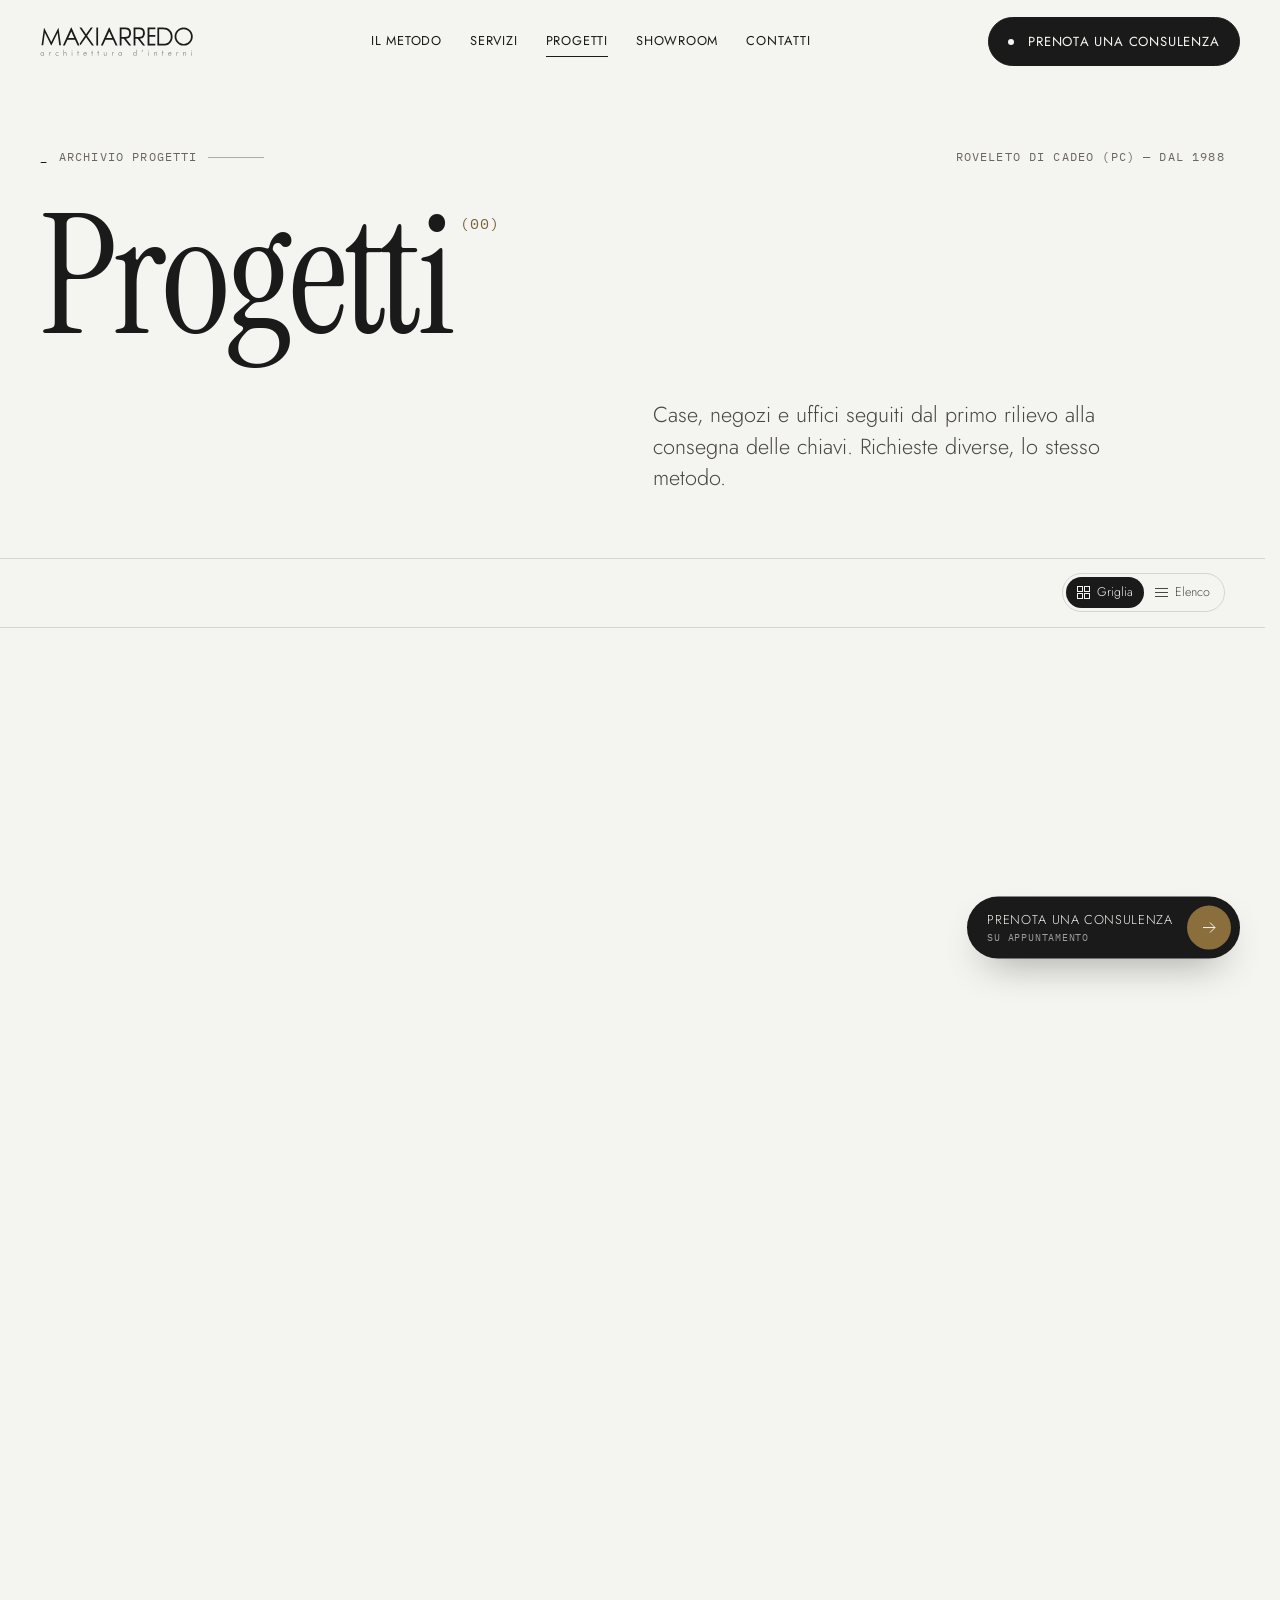
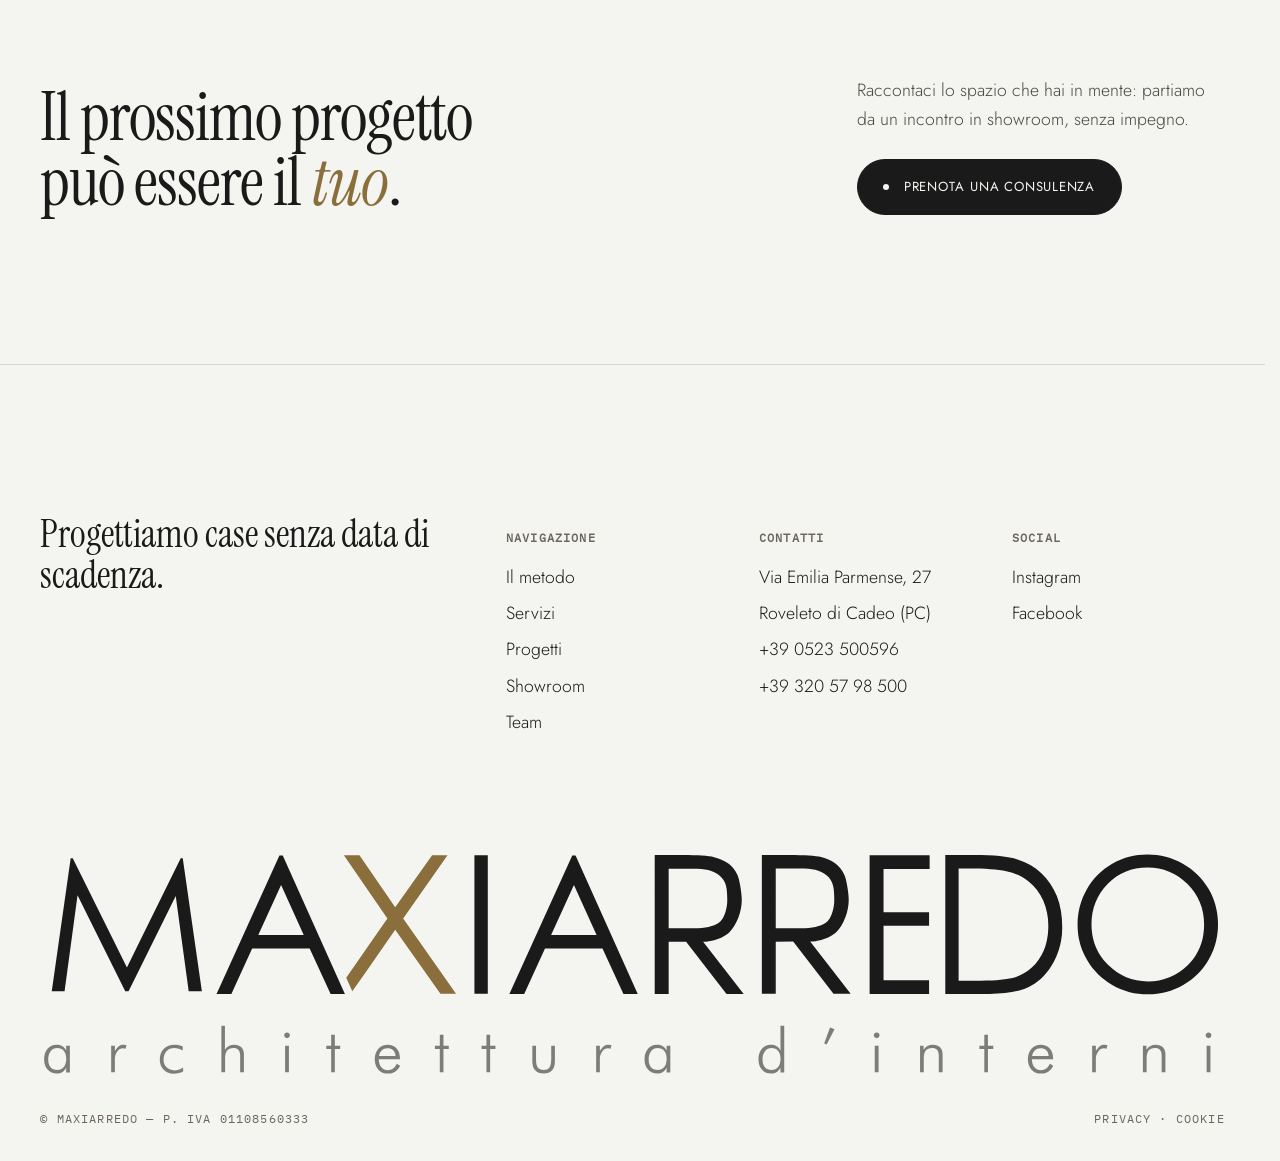
<file: prototipo/progetti.html>
<!doctype html>
<html lang="it">
<head>
  <meta charset="utf-8">
  <meta name="viewport" content="width=device-width, initial-scale=1">
  <meta name="robots" content="noindex, nofollow">
  <title>Progetti — Maxiarredo · Architettura d'interni</title>
  <meta name="description" content="Progetti di Maxiarredo tra Piacenza e Parma, raccontati dalla richiesta alla consegna delle chiavi.">
  <meta name="theme-color" content="#F4F4F0">
  <link rel="canonical" href="https://www.maxiarredo.com/progetti.html">
  <meta property="og:type" content="website">
  <meta property="og:url" content="https://www.maxiarredo.com/progetti.html">
  <meta property="og:locale" content="it_IT">
  <meta property="og:site_name" content="Maxiarredo">
  <meta property="og:title" content="Progetti — Maxiarredo · Architettura d'interni">
  <meta property="og:description" content="Progetti di Maxiarredo tra Piacenza e Parma, raccontati dalla richiesta alla consegna delle chiavi.">
  <meta property="og:image" content="https://www.maxiarredo.com/assets/img/og-maxiarredo.jpg">
  <meta property="og:image:width" content="1200">
  <meta property="og:image:height" content="630">
  <meta property="og:image:alt" content="Cucina bianca tra muri in pietra e travi a vista, progetto Maxiarredo">
  <meta name="twitter:card" content="summary_large_image">
  <link rel="icon" href="favicon.ico" sizes="32x32">
  <link rel="icon" href="favicon.svg" type="image/svg+xml">
  <link rel="apple-touch-icon" href="apple-touch-icon.png">
  <link rel="manifest" href="site.webmanifest">
  <link rel="preload" href="assets/fonts/jost-latin-400-normal.woff2" as="font" type="font/woff2" crossorigin>
  <link rel="preload" href="assets/fonts/instrument-serif-latin-400-normal.woff2" as="font" type="font/woff2" crossorigin>
  <link rel="preload" href="assets/data/progetti.json" as="fetch" crossorigin>
  <link rel="stylesheet" href="assets/css/styles.css?v=20261118d">
  <link rel="stylesheet" href="assets/css/pages.css?v=20261118d">
  <script src="assets/js/head-pagine.js?v=20261118d"></script>
</head>
<!-- Pagina generata da assets/data/*.json (poi dal CMS) -->
<body data-page="progetti">
<div class="pt" aria-hidden="true"><div class="pt__x"><svg viewBox="292 130 50 62" aria-hidden="true"><path fill="currentColor" d="M 318.18 158.32 L 336.16 132.70 L 329.92 132.70 L 314.95 153.78 L 300.47 132.70 L 294.16 132.70 L 311.79 158.32 L 298.77 177.09 L 295.10 182.35 L 297.58 187.89 L 303.92 178.79 L 314.95 162.92 L 333.28 188.89 L 339.60 188.89 Z"/></svg></div></div>

<!-- ============================== HEADER ============================== -->
<header class="header" id="header">
  <a href="index.html" class="logo" aria-label="Maxiarredo, torna all'inizio"><svg xmlns="http://www.w3.org/2000/svg" xmlns:xlink="http://www.w3.org/1999/xlink" viewBox="171 131 480 92" class="logo__svg" role="img" aria-label="Maxiarredo — architettura d'interni">
<path fill-rule="nonzero" fill="currentColor" class="logo__sub" d="M 174.32 215.44 C 174.32 216.83 174.64 217.91 175.26 218.67 C 175.89 219.42 176.79 219.80 177.96 219.80 C 179.10 219.80 180 219.39 180.65 218.56 C 181.30 217.74 181.63 216.60 181.63 215.16 C 181.63 213.83 181.30 212.79 180.66 212.03 C 180.01 211.28 179.12 210.89 177.99 210.89 C 176.86 210.89 175.96 211.30 175.31 212.11 C 174.65 212.92 174.32 214.03 174.32 215.44 M 181.60 220.73 L 181.60 218.75 C 181.25 219.55 180.75 220.16 180.10 220.57 C 179.46 220.99 178.69 221.20 177.82 221.20 C 176.27 221.20 175.02 220.67 174.07 219.60 C 173.12 218.54 172.66 217.14 172.66 215.39 C 172.66 213.66 173.12 212.25 174.05 211.16 C 174.99 210.07 176.19 209.52 177.67 209.52 C 178.59 209.52 179.38 209.72 180.05 210.12 C 180.72 210.52 181.24 211.12 181.60 211.89 L 181.60 209.92 L 183.10 209.92 L 183.10 220.73 Z M 181.60 220.73 "/>
<path fill-rule="nonzero" fill="currentColor" class="logo__sub" d="M 201.34 212.09 C 201.89 211.16 202.44 210.5 202.97 210.10 C 203.50 209.71 204.12 209.52 204.82 209.52 C 205.03 209.52 205.25 209.54 205.46 209.58 C 205.68 209.62 205.89 209.68 206.10 209.75 L 205.62 211.16 C 205.45 211.12 205.28 211.07 205.11 211.04 C 204.94 211.01 204.77 210.99 204.60 210.99 C 203.70 210.99 202.94 211.41 202.30 212.26 C 201.66 213.10 201.34 214.16 201.34 215.41 L 201.34 220.72 L 199.84 220.72 L 199.84 209.92 L 201.34 209.92 Z M 201.34 212.09 "/>
<path fill-rule="nonzero" fill="currentColor" class="logo__sub" d="M 228.82 211.89 C 228.32 211.55 227.78 211.28 227.21 211.11 C 226.65 210.93 226.06 210.85 225.46 210.85 C 224.12 210.85 223.05 211.28 222.26 212.13 C 221.46 212.99 221.07 214.13 221.07 215.56 C 221.07 216.83 221.48 217.87 222.30 218.69 C 223.12 219.51 224.18 219.92 225.46 219.92 C 226.05 219.92 226.64 219.82 227.23 219.62 C 227.83 219.41 228.42 219.11 229 218.70 L 229 220.35 C 228.46 220.65 227.88 220.87 227.24 221.02 C 226.60 221.17 225.91 221.25 225.18 221.25 C 223.53 221.25 222.18 220.71 221.12 219.62 C 220.07 218.54 219.54 217.15 219.54 215.46 C 219.54 213.70 220.09 212.27 221.19 211.17 C 222.29 210.07 223.72 209.52 225.48 209.52 C 226.14 209.52 226.75 209.58 227.32 209.71 C 227.89 209.83 228.40 210.01 228.85 210.25 Z M 228.82 211.89 "/>
<path fill-rule="nonzero" fill="currentColor" class="logo__sub" d="M 244.51 220.72 L 244.51 201.85 L 245.94 201.85 L 245.94 211.59 C 246.38 210.90 246.92 210.38 247.55 210.04 C 248.19 209.69 248.92 209.52 249.75 209.52 C 250.98 209.52 251.93 209.86 252.62 210.54 C 253.30 211.22 253.64 212.17 253.64 213.39 L 253.64 220.72 L 252.12 220.72 L 252.12 214.06 C 252.12 212.98 251.89 212.18 251.44 211.66 C 250.99 211.13 250.29 210.87 249.35 210.87 C 248.21 210.87 247.36 211.21 246.82 211.89 C 246.28 212.57 246.01 213.63 246.01 215.08 L 246.01 220.72 Z M 244.51 220.72 "/>
<path fill-rule="nonzero" fill="currentColor" class="logo__sub" d="M 270.33 209.92 L 271.87 209.92 L 271.87 220.72 L 270.33 220.72 Z M 269.95 205.71 C 269.95 205.39 270.07 205.12 270.29 204.90 C 270.52 204.67 270.79 204.56 271.11 204.56 C 271.42 204.56 271.70 204.67 271.93 204.90 C 272.16 205.12 272.28 205.39 272.28 205.71 C 272.28 206.03 272.17 206.30 271.94 206.52 C 271.72 206.74 271.44 206.85 271.11 206.85 C 270.78 206.85 270.51 206.74 270.29 206.52 C 270.06 206.30 269.95 206.03 269.95 205.71 "/>
<path fill-rule="nonzero" fill="currentColor" class="logo__sub" d="M 289.01 211.20 L 287.02 211.20 L 287.02 209.92 L 289.01 209.92 L 289.01 205.49 L 290.48 205.49 L 290.48 209.92 L 292.65 209.92 L 292.65 211.20 L 290.48 211.20 L 290.48 220.72 L 289.01 220.72 Z M 289.01 211.20 "/>
<path fill-rule="nonzero" fill="currentColor" class="logo__sub" d="M 315.10 214.08 C 315.03 213.10 314.70 212.33 314.11 211.78 C 313.53 211.24 312.74 210.97 311.74 210.97 C 310.83 210.97 310.07 211.25 309.46 211.82 C 308.84 212.39 308.49 213.14 308.39 214.08 Z M 316.88 215.37 L 308.29 215.37 C 308.33 216.76 308.68 217.86 309.34 218.65 C 310 219.45 310.88 219.85 311.98 219.85 C 312.78 219.85 313.48 219.63 314.08 219.20 C 314.68 218.77 315.18 218.12 315.57 217.25 L 316.95 218.01 C 316.40 219.10 315.72 219.91 314.92 220.42 C 314.12 220.94 313.14 221.20 311.98 221.20 C 310.40 221.20 309.12 220.67 308.14 219.61 C 307.16 218.55 306.67 217.16 306.67 215.44 C 306.67 213.67 307.16 212.24 308.13 211.15 C 309.10 210.06 310.37 209.52 311.93 209.52 C 313.42 209.52 314.62 210.02 315.53 211.02 C 316.43 212.03 316.88 213.36 316.88 215.03 Z M 316.88 215.37 "/>
<path fill-rule="nonzero" fill="currentColor" class="logo__sub" d="M 333.03 211.20 L 331.05 211.20 L 331.05 209.92 L 333.03 209.92 L 333.03 205.49 L 334.51 205.49 L 334.51 209.92 L 336.67 209.92 L 336.67 211.20 L 334.51 211.20 L 334.51 220.72 L 333.03 220.72 Z M 333.03 211.20 "/>
<path fill-rule="nonzero" fill="currentColor" class="logo__sub" d="M 351.94 211.20 L 349.96 211.20 L 349.96 209.92 L 351.94 209.92 L 351.94 205.49 L 353.42 205.49 L 353.42 209.92 L 355.58 209.92 L 355.58 211.20 L 353.42 211.20 L 353.42 220.72 L 351.94 220.72 Z M 351.94 211.20 "/>
<path fill-rule="nonzero" fill="currentColor" class="logo__sub" d="M 372.03 209.92 L 372.03 215.32 C 372.03 216.96 372.26 218.11 372.73 218.79 C 373.20 219.46 373.99 219.80 375.10 219.80 C 376.21 219.80 377 219.46 377.48 218.78 C 377.95 218.09 378.19 216.94 378.19 215.32 L 378.19 209.92 L 379.68 209.92 L 379.68 216.08 C 379.68 217.76 379.29 219.04 378.52 219.90 C 377.75 220.76 376.62 221.20 375.12 221.20 C 373.62 221.20 372.48 220.76 371.70 219.90 C 370.92 219.04 370.53 217.76 370.53 216.08 L 370.53 209.92 Z M 372.03 209.92 "/>
<path fill-rule="nonzero" fill="currentColor" class="logo__sub" d="M 397.89 212.09 C 398.44 211.16 398.99 210.5 399.52 210.10 C 400.05 209.71 400.67 209.52 401.38 209.52 C 401.59 209.52 401.80 209.54 402.01 209.58 C 402.23 209.62 402.44 209.68 402.66 209.75 L 402.17 211.16 C 402.01 211.12 401.84 211.07 401.66 211.04 C 401.49 211.01 401.32 210.99 401.16 210.99 C 400.26 210.99 399.49 211.41 398.85 212.26 C 398.21 213.10 397.89 214.16 397.89 215.41 L 397.89 220.72 L 396.40 220.72 L 396.40 209.92 L 397.89 209.92 Z M 397.89 212.09 "/>
<path fill-rule="nonzero" fill="currentColor" class="logo__sub" d="M 417.67 215.44 C 417.67 216.83 417.98 217.91 418.61 218.67 C 419.24 219.42 420.14 219.80 421.31 219.80 C 422.44 219.80 423.34 219.39 424 218.56 C 424.65 217.74 424.97 216.60 424.97 215.16 C 424.97 213.83 424.65 212.79 424.00 212.03 C 423.35 211.28 422.46 210.89 421.33 210.89 C 420.20 210.89 419.31 211.30 418.65 212.11 C 418 212.92 417.67 214.03 417.67 215.44 M 424.95 220.73 L 424.95 218.75 C 424.59 219.55 424.09 220.16 423.44 220.57 C 422.80 220.99 422.04 221.20 421.16 221.20 C 419.61 221.20 418.36 220.67 417.42 219.60 C 416.47 218.54 416 217.14 416 215.39 C 416 213.66 416.46 212.25 417.40 211.16 C 418.33 210.07 419.54 209.52 421.01 209.52 C 421.93 209.52 422.73 209.72 423.40 210.12 C 424.07 210.52 424.58 211.12 424.95 211.89 L 424.95 209.92 L 426.45 209.92 L 426.45 220.73 Z M 424.95 220.73 "/>
<path fill-rule="nonzero" fill="currentColor" class="logo__sub" d="M 463.83 215.44 C 463.83 216.83 464.15 217.91 464.78 218.67 C 465.41 219.42 466.31 219.80 467.48 219.80 C 468.60 219.80 469.5 219.39 470.14 218.56 C 470.80 217.74 471.12 216.60 471.12 215.16 C 471.12 213.83 470.80 212.79 470.16 212.03 C 469.51 211.28 468.63 210.89 467.50 210.89 C 466.37 210.89 465.48 211.30 464.82 212.11 C 464.17 212.92 463.83 214.03 463.83 215.44 M 471.10 220.73 L 471.10 218.75 C 470.74 219.55 470.24 220.16 469.60 220.58 C 468.96 220.99 468.20 221.20 467.33 221.20 C 465.78 221.20 464.53 220.67 463.58 219.60 C 462.64 218.54 462.17 217.14 462.17 215.39 C 462.17 213.66 462.64 212.25 463.57 211.16 C 464.50 210.07 465.71 209.52 467.19 209.52 C 468.10 209.52 468.89 209.72 469.55 210.12 C 470.22 210.52 470.73 211.12 471.10 211.89 L 471.10 201.85 L 472.62 201.85 L 472.62 220.73 Z M 471.10 220.73 "/>
<path fill-rule="nonzero" fill="currentColor" class="logo__sub" d="M 488.81 209.06 L 491.17 202.49 L 493.00 203.28 L 489.81 209.45 Z M 488.81 209.06 "/>
<path fill-rule="nonzero" fill="currentColor" class="logo__sub" d="M 509.31 209.92 L 510.86 209.92 L 510.86 220.72 L 509.31 220.72 Z M 508.93 205.71 C 508.93 205.39 509.05 205.12 509.28 204.90 C 509.50 204.67 509.78 204.56 510.09 204.56 C 510.41 204.56 510.68 204.67 510.91 204.90 C 511.15 205.12 511.26 205.39 511.26 205.71 C 511.26 206.03 511.15 206.30 510.92 206.52 C 510.70 206.74 510.42 206.85 510.09 206.85 C 509.77 206.85 509.49 206.74 509.27 206.52 C 509.05 206.30 508.93 206.03 508.93 205.71 "/>
<path fill-rule="nonzero" fill="currentColor" class="logo__sub" d="M 527.67 220.72 L 527.67 209.92 L 529.10 209.92 L 529.10 211.59 C 529.54 210.90 530.07 210.38 530.71 210.04 C 531.35 209.69 532.08 209.52 532.91 209.52 C 534.14 209.52 535.09 209.86 535.77 210.54 C 536.46 211.22 536.80 212.17 536.80 213.39 L 536.80 220.72 L 535.27 220.72 L 535.27 214.06 C 535.27 212.98 535.05 212.18 534.60 211.66 C 534.15 211.13 533.45 210.87 532.51 210.87 C 531.36 210.87 530.52 211.21 529.98 211.89 C 529.44 212.57 529.17 213.63 529.17 215.08 L 529.17 220.72 Z M 527.67 220.72 "/>
<path fill-rule="nonzero" fill="currentColor" class="logo__sub" d="M 553.71 211.20 L 551.72 211.20 L 551.72 209.92 L 553.71 209.92 L 553.71 205.49 L 555.18 205.49 L 555.18 209.92 L 557.35 209.92 L 557.35 211.20 L 555.18 211.20 L 555.18 220.72 L 553.71 220.72 Z M 553.71 211.20 "/>
<path fill-rule="nonzero" fill="currentColor" class="logo__sub" d="M 579.80 214.08 C 579.73 213.10 579.40 212.33 578.81 211.78 C 578.23 211.24 577.44 210.97 576.44 210.97 C 575.53 210.97 574.76 211.25 574.16 211.82 C 573.54 212.39 573.19 213.14 573.09 214.08 Z M 581.58 215.37 L 572.99 215.37 C 573.03 216.76 573.38 217.86 574.04 218.65 C 574.69 219.45 575.58 219.85 576.68 219.85 C 577.48 219.85 578.17 219.63 578.78 219.20 C 579.38 218.77 579.87 218.12 580.27 217.25 L 581.65 218.01 C 581.10 219.10 580.42 219.91 579.62 220.42 C 578.82 220.94 577.84 221.20 576.68 221.20 C 575.10 221.20 573.82 220.67 572.84 219.61 C 571.86 218.55 571.37 217.16 571.37 215.44 C 571.37 213.67 571.85 212.24 572.83 211.15 C 573.80 210.06 575.07 209.52 576.63 209.52 C 578.12 209.52 579.32 210.02 580.23 211.02 C 581.13 212.03 581.58 213.36 581.58 215.03 Z M 581.58 215.37 "/>
<path fill-rule="nonzero" fill="currentColor" class="logo__sub" d="M 598.91 212.09 C 599.47 211.16 600.01 210.5 600.54 210.10 C 601.07 209.71 601.69 209.52 602.40 209.52 C 602.61 209.52 602.82 209.54 603.04 209.58 C 603.25 209.62 603.46 209.68 603.67 209.75 L 603.19 211.16 C 603.03 211.12 602.86 211.07 602.68 211.04 C 602.51 211.01 602.34 210.99 602.18 210.99 C 601.28 210.99 600.51 211.41 599.87 212.26 C 599.23 213.10 598.91 214.16 598.91 215.41 L 598.91 220.72 L 597.42 220.72 L 597.42 209.92 L 598.91 209.92 Z M 598.91 212.09 "/>
<path fill-rule="nonzero" fill="currentColor" class="logo__sub" d="M 617.99 220.72 L 617.99 209.92 L 619.42 209.92 L 619.42 211.59 C 619.85 210.90 620.39 210.38 621.03 210.04 C 621.67 209.69 622.40 209.52 623.23 209.52 C 624.46 209.52 625.41 209.86 626.09 210.54 C 626.77 211.22 627.11 212.17 627.11 213.39 L 627.11 220.72 L 625.59 220.72 L 625.59 214.06 C 625.59 212.98 625.37 212.18 624.92 211.66 C 624.46 211.13 623.77 210.87 622.83 210.87 C 621.68 210.87 620.84 211.21 620.30 211.89 C 619.76 212.57 619.49 213.63 619.49 215.08 L 619.49 220.72 Z M 617.99 220.72 "/>
<path fill-rule="nonzero" fill="currentColor" class="logo__sub" d="M 643.81 209.92 L 645.35 209.92 L 645.35 220.72 L 643.81 220.72 Z M 643.43 205.71 C 643.43 205.39 643.54 205.12 643.77 204.90 C 644 204.67 644.27 204.56 644.58 204.56 C 644.91 204.56 645.17 204.67 645.41 204.90 C 645.64 205.12 645.75 205.39 645.75 205.71 C 645.75 206.03 645.64 206.30 645.42 206.52 C 645.20 206.74 644.92 206.85 644.58 206.85 C 644.26 206.85 643.99 206.74 643.76 206.52 C 643.54 206.30 643.43 206.03 643.43 205.71 "/>
<path fill-rule="nonzero" fill="currentColor" d="M 175.76 187.89 L 183.43 133.89 L 184.26 133.89 L 206.22 178.18 L 228.03 133.89 L 228.85 133.89 L 236.60 187.89 L 231.26 187.89 L 226 149.23 L 206.89 187.89 L 205.54 187.89 L 186.21 148.93 L 180.95 187.89 Z M 175.76 187.89 "/>
<path fill-rule="nonzero" fill="currentColor" d="M 268.71 144.76 L 259.46 165.06 L 277.88 165.06 Z M 269.38 132.80 L 294.57 188.98 L 288.78 188.98 L 280.28 170.55 L 256.97 170.55 L 248.55 188.98 L 242.54 188.98 L 268.03 132.80 Z M 269.38 132.80 "/>
<path fill-rule="nonzero" fill="currentColor" d="M 387.39 144.76 L 378.14 165.06 L 396.56 165.06 Z M 388.06 132.80 L 413.25 188.98 L 407.46 188.98 L 398.96 170.55 L 375.66 170.55 L 367.23 188.98 L 361.22 188.98 L 386.71 132.80 Z M 388.06 132.80 "/>
<path fill-rule="nonzero" fill="currentColor" d="M 347.06 132.70 L 352.48 132.70 L 352.48 188.89 L 347.06 188.89 Z M 347.06 132.70 "/>
<path fill-rule="nonzero" fill="currentColor" d="M 507.23 132.70 L 531.55 132.70 L 531.55 138.26 L 512.87 138.26 L 512.87 155.82 L 531.32 155.82 L 531.32 161.31 L 512.87 161.31 L 512.87 183.41 L 531.32 183.41 L 531.32 188.98 L 507.23 188.98 Z M 507.23 132.70 "/>
<path fill-rule="nonzero" fill="currentColor" d="M 543.30 183.59 L 549.81 183.59 C 556.60 183.59 561.52 183.25 564.58 182.57 C 567.63 181.89 570.31 180.55 572.61 178.53 C 574.91 176.53 576.66 174.08 577.86 171.21 C 579.06 168.34 579.66 165.05 579.66 161.34 C 579.66 157.63 578.97 154.21 577.58 151.07 C 576.20 147.94 574.23 145.35 571.67 143.32 C 569.11 141.28 566.09 139.91 562.62 139.20 C 559.14 138.50 554.04 138.14 547.30 138.14 L 543.30 138.14 Z M 537.90 188.92 L 537.90 132.66 L 549.57 132.66 C 557.57 132.66 563.43 133.25 567.16 134.42 C 570.90 135.60 574.12 137.45 576.84 139.99 C 579.55 142.52 581.65 145.62 583.11 149.27 C 584.57 152.93 585.30 157.20 585.30 162.08 C 585.30 166.97 584.17 171.56 581.89 175.87 C 579.62 180.18 576.54 183.43 572.65 185.63 C 568.76 187.82 563.16 188.92 555.84 188.92 Z M 537.90 188.92 "/>
<path fill-rule="nonzero" fill="currentColor" d="M 642.79 160.76 C 642.79 154.29 640.55 148.83 636.06 144.36 C 631.58 139.90 626.17 137.67 619.86 137.67 C 613.39 137.67 607.99 139.92 603.66 144.40 C 599.32 148.89 597.15 154.35 597.15 160.79 C 597.15 167.23 599.38 172.69 603.84 177.15 C 608.30 181.61 613.69 183.84 620.01 183.84 C 626.33 183.84 631.70 181.66 636.14 177.30 C 640.57 172.94 642.79 167.42 642.79 160.76 M 591.51 160.98 C 591.51 155.77 592.76 150.96 595.27 146.54 C 597.78 142.13 601.21 138.67 605.57 136.17 C 609.93 133.66 614.68 132.41 619.82 132.41 C 624.96 132.41 629.75 133.65 634.18 136.13 C 638.62 138.61 642.10 142.05 644.64 146.43 C 647.17 150.82 648.43 155.58 648.43 160.72 C 648.43 165.86 647.18 170.62 644.67 175.01 C 642.17 179.39 638.72 182.84 634.33 185.34 C 629.95 187.85 625.18 189.10 620.05 189.10 C 614.91 189.10 610.13 187.86 605.72 185.38 C 601.31 182.90 597.84 179.48 595.31 175.12 C 592.78 170.76 591.51 166.05 591.51 160.98 "/>
<path fill-rule="nonzero" fill="currentColor" d="M 425.78 138.15 L 425.78 162.33 L 435.50 162.33 C 440.31 162.39 443.85 161.64 446.13 160.10 C 448.40 158.56 449.54 154.22 449.54 150.87 C 449.54 146.06 449.14 143.21 446.49 141.00 C 443.67 138.64 440.44 138.15 435.74 138.15 Z M 420.13 132.66 L 431.34 132.66 C 437.62 132.66 441.91 132.94 444.21 133.49 C 446.51 134.03 448.48 134.94 450.12 136.19 C 451.77 137.45 453.37 139.57 454.01 141.67 C 454.69 143.91 455.42 148.39 455.42 150.80 C 455.42 155.61 453.41 160.93 450.32 164.02 C 448.25 166.09 443.61 167.80 439.75 167.80 L 456.20 188.97 L 449.23 188.97 L 432.85 167.80 L 425.78 167.82 L 425.78 188.97 L 420.13 188.97 Z M 420.13 132.66 "/>
<path fill-rule="nonzero" fill="currentColor" d="M 469.18 138.14 L 469.18 162.27 L 478.89 162.27 C 483.69 162.32 487.22 161.58 489.49 160.04 C 491.76 158.50 492.90 154.17 492.90 150.83 C 492.90 146.03 492.5 143.19 489.86 140.98 C 487.04 138.63 483.82 138.14 479.12 138.14 Z M 463.55 132.66 L 474.74 132.66 C 481.00 132.66 485.28 132.93 487.57 133.48 C 489.87 134.03 491.84 134.93 493.48 136.18 C 495.13 137.44 496.71 139.55 497.36 141.65 C 498.04 143.88 498.76 148.36 498.76 150.76 C 498.76 155.56 496.76 160.87 493.68 163.95 C 491.61 166.01 486.98 167.72 483.13 167.72 L 499.55 188.85 L 492.58 188.85 L 476.25 167.72 L 469.18 167.75 L 469.18 188.85 L 463.55 188.85 Z M 463.55 132.66 "/>
<path fill-rule="nonzero" fill="currentColor" d="M 318.18 158.32 L 336.16 132.70 L 329.92 132.70 L 314.95 153.78 L 300.47 132.70 L 294.16 132.70 L 311.79 158.32 L 298.77 177.09 L 295.10 182.35 L 297.58 187.89 L 303.92 178.79 L 314.95 162.92 L 333.28 188.89 L 339.60 188.89 Z M 318.18 158.32 "/>
</svg>
</a>
  <nav class="nav" aria-label="Principale">
    <a href="index.html#metodo">Il metodo</a>
    <a href="index.html#servizi">Servizi</a>
    <a href="progetti.html" class="is-current" aria-current="page">Progetti</a>
    <a href="index.html#showroom">Showroom</a>
    <a href="index.html#contatti">Contatti</a>
  </nav>
  <a href="index.html#contatti" class="btn header__cta js-magnetic"><span class="btn__dot"></span>Prenota una consulenza</a>
  <button class="burger" aria-label="Apri menu"><span></span><span></span></button>
</header>

<main id="main">

  <section class="pg-hero container" aria-labelledby="pg-title">
    <div class="pg-hero__top"><span class="meta meta--line"><b>_</b> Archivio progetti</span><span class="meta">Roveleto di Cadeo (PC) — dal 1988</span></div>
    <h1 class="pg-title" id="pg-title" data-split="hero">Progetti<span class="pg-title__count">(<span id="pj-total">00</span>)</span></h1>
    <div class="pg-hero__grid">
      <p class="pg-hero__lead" data-fade>Case, negozi e uffici seguiti dal primo rilievo alla consegna delle chiavi. Richieste diverse, lo stesso metodo.</p>
    </div>
  </section>

  <div class="container">
    <div class="filters" id="pj-bar">
      <div id="pj-filters" style="display:contents"><!-- segnaposto con la stessa altezza dei filtri: evita che la pagina "salti" quando il JS li inserisce --><div class="filters__group" aria-hidden="true" style="visibility:hidden"><span class="filters__label">Intervento</span><span class="fbtn is-active">Tutti</span></div></div>
      <div class="filters__end">
        <span class="filters__count" id="pj-count" aria-live="polite"></span>
        <div class="vtoggle" id="pj-view" role="group" aria-label="Vista">
          <button type="button" data-view="grid" class="is-active" aria-pressed="true"><svg viewBox="0 0 13 13" fill="none" aria-hidden="true"><rect x=".5" y=".5" width="5" height="5" stroke="currentColor"/><rect x="7.5" y=".5" width="5" height="5" stroke="currentColor"/><rect x=".5" y="7.5" width="5" height="5" stroke="currentColor"/><rect x="7.5" y="7.5" width="5" height="5" stroke="currentColor"/></svg>Griglia</button>
          <button type="button" data-view="list" aria-pressed="false"><svg viewBox="0 0 13 13" fill="none" aria-hidden="true"><path d="M0 2.5h13M0 6.5h13M0 10.5h13" stroke="currentColor"/></svg>Elenco</button>
        </div>
      </div>
    </div>
    <div class="pj-wrap" id="pj-wrap" data-view="grid">
      <div class="pj-list" role="list"></div>
      <p class="empty is-hidden" id="pj-empty">Nessun progetto con questi filtri.</p>
    </div>
  </div>

  <section class="pg-cta container" aria-labelledby="cta-title">
    <h2 class="title title--h2" id="cta-title" data-split>Il prossimo progetto<br>può essere il <em>tuo</em>.</h2>
    <div class="pg-cta__side">
      <p class="text" data-fade>Raccontaci lo spazio che hai in mente: partiamo da un incontro in showroom, senza impegno.</p>
      <a href="index.html#contatti" class="btn js-magnetic" data-fade><span class="btn__dot"></span>Prenota una consulenza</a>
    </div>
  </section>
</main>

<!-- ============================== FOOTER ============================== -->
<footer class="footer">
  <div class="footer__cols">
    <p class="footer__claim">Progettiamo case senza data di scadenza.</p>
    <div><h4 class="meta">Navigazione</h4><ul><li><a href="index.html#metodo">Il metodo</a></li><li><a href="index.html#servizi">Servizi</a></li><li><a href="progetti.html">Progetti</a></li><li><a href="index.html#showroom">Showroom</a></li><li><a href="#">Team</a></li></ul></div>
    <div><h4 class="meta">Contatti</h4><ul><li>Via Emilia Parmense, 27</li><li>Roveleto di Cadeo (PC)</li><li><a href="tel:+390523500596">+39 0523 500596</a></li><li><a href="tel:+393205798500">+39 320 57 98 500</a></li></ul></div>
    <div><h4 class="meta">Social</h4><ul><li><a href="https://www.instagram.com/maxiarredo/" rel="noopener" target="_blank">Instagram</a></li><li><a href="https://www.facebook.com/maxiarredoarchitetturainterni" rel="noopener" target="_blank">Facebook</a></li></ul></div>
  </div>
  <div class="footer__logo" data-fade><svg xmlns="http://www.w3.org/2000/svg" xmlns:xlink="http://www.w3.org/1999/xlink" viewBox="171 131 480 92" class="logo__svg" role="img" aria-label="Maxiarredo — architettura d'interni">
<path fill-rule="nonzero" fill="currentColor" class="logo__sub" d="M 174.32 215.44 C 174.32 216.83 174.64 217.91 175.26 218.67 C 175.89 219.42 176.79 219.80 177.96 219.80 C 179.10 219.80 180 219.39 180.65 218.56 C 181.30 217.74 181.63 216.60 181.63 215.16 C 181.63 213.83 181.30 212.79 180.66 212.03 C 180.01 211.28 179.12 210.89 177.99 210.89 C 176.86 210.89 175.96 211.30 175.31 212.11 C 174.65 212.92 174.32 214.03 174.32 215.44 M 181.60 220.73 L 181.60 218.75 C 181.25 219.55 180.75 220.16 180.10 220.57 C 179.46 220.99 178.69 221.20 177.82 221.20 C 176.27 221.20 175.02 220.67 174.07 219.60 C 173.12 218.54 172.66 217.14 172.66 215.39 C 172.66 213.66 173.12 212.25 174.05 211.16 C 174.99 210.07 176.19 209.52 177.67 209.52 C 178.59 209.52 179.38 209.72 180.05 210.12 C 180.72 210.52 181.24 211.12 181.60 211.89 L 181.60 209.92 L 183.10 209.92 L 183.10 220.73 Z M 181.60 220.73 "/>
<path fill-rule="nonzero" fill="currentColor" class="logo__sub" d="M 201.34 212.09 C 201.89 211.16 202.44 210.5 202.97 210.10 C 203.50 209.71 204.12 209.52 204.82 209.52 C 205.03 209.52 205.25 209.54 205.46 209.58 C 205.68 209.62 205.89 209.68 206.10 209.75 L 205.62 211.16 C 205.45 211.12 205.28 211.07 205.11 211.04 C 204.94 211.01 204.77 210.99 204.60 210.99 C 203.70 210.99 202.94 211.41 202.30 212.26 C 201.66 213.10 201.34 214.16 201.34 215.41 L 201.34 220.72 L 199.84 220.72 L 199.84 209.92 L 201.34 209.92 Z M 201.34 212.09 "/>
<path fill-rule="nonzero" fill="currentColor" class="logo__sub" d="M 228.82 211.89 C 228.32 211.55 227.78 211.28 227.21 211.11 C 226.65 210.93 226.06 210.85 225.46 210.85 C 224.12 210.85 223.05 211.28 222.26 212.13 C 221.46 212.99 221.07 214.13 221.07 215.56 C 221.07 216.83 221.48 217.87 222.30 218.69 C 223.12 219.51 224.18 219.92 225.46 219.92 C 226.05 219.92 226.64 219.82 227.23 219.62 C 227.83 219.41 228.42 219.11 229 218.70 L 229 220.35 C 228.46 220.65 227.88 220.87 227.24 221.02 C 226.60 221.17 225.91 221.25 225.18 221.25 C 223.53 221.25 222.18 220.71 221.12 219.62 C 220.07 218.54 219.54 217.15 219.54 215.46 C 219.54 213.70 220.09 212.27 221.19 211.17 C 222.29 210.07 223.72 209.52 225.48 209.52 C 226.14 209.52 226.75 209.58 227.32 209.71 C 227.89 209.83 228.40 210.01 228.85 210.25 Z M 228.82 211.89 "/>
<path fill-rule="nonzero" fill="currentColor" class="logo__sub" d="M 244.51 220.72 L 244.51 201.85 L 245.94 201.85 L 245.94 211.59 C 246.38 210.90 246.92 210.38 247.55 210.04 C 248.19 209.69 248.92 209.52 249.75 209.52 C 250.98 209.52 251.93 209.86 252.62 210.54 C 253.30 211.22 253.64 212.17 253.64 213.39 L 253.64 220.72 L 252.12 220.72 L 252.12 214.06 C 252.12 212.98 251.89 212.18 251.44 211.66 C 250.99 211.13 250.29 210.87 249.35 210.87 C 248.21 210.87 247.36 211.21 246.82 211.89 C 246.28 212.57 246.01 213.63 246.01 215.08 L 246.01 220.72 Z M 244.51 220.72 "/>
<path fill-rule="nonzero" fill="currentColor" class="logo__sub" d="M 270.33 209.92 L 271.87 209.92 L 271.87 220.72 L 270.33 220.72 Z M 269.95 205.71 C 269.95 205.39 270.07 205.12 270.29 204.90 C 270.52 204.67 270.79 204.56 271.11 204.56 C 271.42 204.56 271.70 204.67 271.93 204.90 C 272.16 205.12 272.28 205.39 272.28 205.71 C 272.28 206.03 272.17 206.30 271.94 206.52 C 271.72 206.74 271.44 206.85 271.11 206.85 C 270.78 206.85 270.51 206.74 270.29 206.52 C 270.06 206.30 269.95 206.03 269.95 205.71 "/>
<path fill-rule="nonzero" fill="currentColor" class="logo__sub" d="M 289.01 211.20 L 287.02 211.20 L 287.02 209.92 L 289.01 209.92 L 289.01 205.49 L 290.48 205.49 L 290.48 209.92 L 292.65 209.92 L 292.65 211.20 L 290.48 211.20 L 290.48 220.72 L 289.01 220.72 Z M 289.01 211.20 "/>
<path fill-rule="nonzero" fill="currentColor" class="logo__sub" d="M 315.10 214.08 C 315.03 213.10 314.70 212.33 314.11 211.78 C 313.53 211.24 312.74 210.97 311.74 210.97 C 310.83 210.97 310.07 211.25 309.46 211.82 C 308.84 212.39 308.49 213.14 308.39 214.08 Z M 316.88 215.37 L 308.29 215.37 C 308.33 216.76 308.68 217.86 309.34 218.65 C 310 219.45 310.88 219.85 311.98 219.85 C 312.78 219.85 313.48 219.63 314.08 219.20 C 314.68 218.77 315.18 218.12 315.57 217.25 L 316.95 218.01 C 316.40 219.10 315.72 219.91 314.92 220.42 C 314.12 220.94 313.14 221.20 311.98 221.20 C 310.40 221.20 309.12 220.67 308.14 219.61 C 307.16 218.55 306.67 217.16 306.67 215.44 C 306.67 213.67 307.16 212.24 308.13 211.15 C 309.10 210.06 310.37 209.52 311.93 209.52 C 313.42 209.52 314.62 210.02 315.53 211.02 C 316.43 212.03 316.88 213.36 316.88 215.03 Z M 316.88 215.37 "/>
<path fill-rule="nonzero" fill="currentColor" class="logo__sub" d="M 333.03 211.20 L 331.05 211.20 L 331.05 209.92 L 333.03 209.92 L 333.03 205.49 L 334.51 205.49 L 334.51 209.92 L 336.67 209.92 L 336.67 211.20 L 334.51 211.20 L 334.51 220.72 L 333.03 220.72 Z M 333.03 211.20 "/>
<path fill-rule="nonzero" fill="currentColor" class="logo__sub" d="M 351.94 211.20 L 349.96 211.20 L 349.96 209.92 L 351.94 209.92 L 351.94 205.49 L 353.42 205.49 L 353.42 209.92 L 355.58 209.92 L 355.58 211.20 L 353.42 211.20 L 353.42 220.72 L 351.94 220.72 Z M 351.94 211.20 "/>
<path fill-rule="nonzero" fill="currentColor" class="logo__sub" d="M 372.03 209.92 L 372.03 215.32 C 372.03 216.96 372.26 218.11 372.73 218.79 C 373.20 219.46 373.99 219.80 375.10 219.80 C 376.21 219.80 377 219.46 377.48 218.78 C 377.95 218.09 378.19 216.94 378.19 215.32 L 378.19 209.92 L 379.68 209.92 L 379.68 216.08 C 379.68 217.76 379.29 219.04 378.52 219.90 C 377.75 220.76 376.62 221.20 375.12 221.20 C 373.62 221.20 372.48 220.76 371.70 219.90 C 370.92 219.04 370.53 217.76 370.53 216.08 L 370.53 209.92 Z M 372.03 209.92 "/>
<path fill-rule="nonzero" fill="currentColor" class="logo__sub" d="M 397.89 212.09 C 398.44 211.16 398.99 210.5 399.52 210.10 C 400.05 209.71 400.67 209.52 401.38 209.52 C 401.59 209.52 401.80 209.54 402.01 209.58 C 402.23 209.62 402.44 209.68 402.66 209.75 L 402.17 211.16 C 402.01 211.12 401.84 211.07 401.66 211.04 C 401.49 211.01 401.32 210.99 401.16 210.99 C 400.26 210.99 399.49 211.41 398.85 212.26 C 398.21 213.10 397.89 214.16 397.89 215.41 L 397.89 220.72 L 396.40 220.72 L 396.40 209.92 L 397.89 209.92 Z M 397.89 212.09 "/>
<path fill-rule="nonzero" fill="currentColor" class="logo__sub" d="M 417.67 215.44 C 417.67 216.83 417.98 217.91 418.61 218.67 C 419.24 219.42 420.14 219.80 421.31 219.80 C 422.44 219.80 423.34 219.39 424 218.56 C 424.65 217.74 424.97 216.60 424.97 215.16 C 424.97 213.83 424.65 212.79 424.00 212.03 C 423.35 211.28 422.46 210.89 421.33 210.89 C 420.20 210.89 419.31 211.30 418.65 212.11 C 418 212.92 417.67 214.03 417.67 215.44 M 424.95 220.73 L 424.95 218.75 C 424.59 219.55 424.09 220.16 423.44 220.57 C 422.80 220.99 422.04 221.20 421.16 221.20 C 419.61 221.20 418.36 220.67 417.42 219.60 C 416.47 218.54 416 217.14 416 215.39 C 416 213.66 416.46 212.25 417.40 211.16 C 418.33 210.07 419.54 209.52 421.01 209.52 C 421.93 209.52 422.73 209.72 423.40 210.12 C 424.07 210.52 424.58 211.12 424.95 211.89 L 424.95 209.92 L 426.45 209.92 L 426.45 220.73 Z M 424.95 220.73 "/>
<path fill-rule="nonzero" fill="currentColor" class="logo__sub" d="M 463.83 215.44 C 463.83 216.83 464.15 217.91 464.78 218.67 C 465.41 219.42 466.31 219.80 467.48 219.80 C 468.60 219.80 469.5 219.39 470.14 218.56 C 470.80 217.74 471.12 216.60 471.12 215.16 C 471.12 213.83 470.80 212.79 470.16 212.03 C 469.51 211.28 468.63 210.89 467.50 210.89 C 466.37 210.89 465.48 211.30 464.82 212.11 C 464.17 212.92 463.83 214.03 463.83 215.44 M 471.10 220.73 L 471.10 218.75 C 470.74 219.55 470.24 220.16 469.60 220.58 C 468.96 220.99 468.20 221.20 467.33 221.20 C 465.78 221.20 464.53 220.67 463.58 219.60 C 462.64 218.54 462.17 217.14 462.17 215.39 C 462.17 213.66 462.64 212.25 463.57 211.16 C 464.50 210.07 465.71 209.52 467.19 209.52 C 468.10 209.52 468.89 209.72 469.55 210.12 C 470.22 210.52 470.73 211.12 471.10 211.89 L 471.10 201.85 L 472.62 201.85 L 472.62 220.73 Z M 471.10 220.73 "/>
<path fill-rule="nonzero" fill="currentColor" class="logo__sub" d="M 488.81 209.06 L 491.17 202.49 L 493.00 203.28 L 489.81 209.45 Z M 488.81 209.06 "/>
<path fill-rule="nonzero" fill="currentColor" class="logo__sub" d="M 509.31 209.92 L 510.86 209.92 L 510.86 220.72 L 509.31 220.72 Z M 508.93 205.71 C 508.93 205.39 509.05 205.12 509.28 204.90 C 509.50 204.67 509.78 204.56 510.09 204.56 C 510.41 204.56 510.68 204.67 510.91 204.90 C 511.15 205.12 511.26 205.39 511.26 205.71 C 511.26 206.03 511.15 206.30 510.92 206.52 C 510.70 206.74 510.42 206.85 510.09 206.85 C 509.77 206.85 509.49 206.74 509.27 206.52 C 509.05 206.30 508.93 206.03 508.93 205.71 "/>
<path fill-rule="nonzero" fill="currentColor" class="logo__sub" d="M 527.67 220.72 L 527.67 209.92 L 529.10 209.92 L 529.10 211.59 C 529.54 210.90 530.07 210.38 530.71 210.04 C 531.35 209.69 532.08 209.52 532.91 209.52 C 534.14 209.52 535.09 209.86 535.77 210.54 C 536.46 211.22 536.80 212.17 536.80 213.39 L 536.80 220.72 L 535.27 220.72 L 535.27 214.06 C 535.27 212.98 535.05 212.18 534.60 211.66 C 534.15 211.13 533.45 210.87 532.51 210.87 C 531.36 210.87 530.52 211.21 529.98 211.89 C 529.44 212.57 529.17 213.63 529.17 215.08 L 529.17 220.72 Z M 527.67 220.72 "/>
<path fill-rule="nonzero" fill="currentColor" class="logo__sub" d="M 553.71 211.20 L 551.72 211.20 L 551.72 209.92 L 553.71 209.92 L 553.71 205.49 L 555.18 205.49 L 555.18 209.92 L 557.35 209.92 L 557.35 211.20 L 555.18 211.20 L 555.18 220.72 L 553.71 220.72 Z M 553.71 211.20 "/>
<path fill-rule="nonzero" fill="currentColor" class="logo__sub" d="M 579.80 214.08 C 579.73 213.10 579.40 212.33 578.81 211.78 C 578.23 211.24 577.44 210.97 576.44 210.97 C 575.53 210.97 574.76 211.25 574.16 211.82 C 573.54 212.39 573.19 213.14 573.09 214.08 Z M 581.58 215.37 L 572.99 215.37 C 573.03 216.76 573.38 217.86 574.04 218.65 C 574.69 219.45 575.58 219.85 576.68 219.85 C 577.48 219.85 578.17 219.63 578.78 219.20 C 579.38 218.77 579.87 218.12 580.27 217.25 L 581.65 218.01 C 581.10 219.10 580.42 219.91 579.62 220.42 C 578.82 220.94 577.84 221.20 576.68 221.20 C 575.10 221.20 573.82 220.67 572.84 219.61 C 571.86 218.55 571.37 217.16 571.37 215.44 C 571.37 213.67 571.85 212.24 572.83 211.15 C 573.80 210.06 575.07 209.52 576.63 209.52 C 578.12 209.52 579.32 210.02 580.23 211.02 C 581.13 212.03 581.58 213.36 581.58 215.03 Z M 581.58 215.37 "/>
<path fill-rule="nonzero" fill="currentColor" class="logo__sub" d="M 598.91 212.09 C 599.47 211.16 600.01 210.5 600.54 210.10 C 601.07 209.71 601.69 209.52 602.40 209.52 C 602.61 209.52 602.82 209.54 603.04 209.58 C 603.25 209.62 603.46 209.68 603.67 209.75 L 603.19 211.16 C 603.03 211.12 602.86 211.07 602.68 211.04 C 602.51 211.01 602.34 210.99 602.18 210.99 C 601.28 210.99 600.51 211.41 599.87 212.26 C 599.23 213.10 598.91 214.16 598.91 215.41 L 598.91 220.72 L 597.42 220.72 L 597.42 209.92 L 598.91 209.92 Z M 598.91 212.09 "/>
<path fill-rule="nonzero" fill="currentColor" class="logo__sub" d="M 617.99 220.72 L 617.99 209.92 L 619.42 209.92 L 619.42 211.59 C 619.85 210.90 620.39 210.38 621.03 210.04 C 621.67 209.69 622.40 209.52 623.23 209.52 C 624.46 209.52 625.41 209.86 626.09 210.54 C 626.77 211.22 627.11 212.17 627.11 213.39 L 627.11 220.72 L 625.59 220.72 L 625.59 214.06 C 625.59 212.98 625.37 212.18 624.92 211.66 C 624.46 211.13 623.77 210.87 622.83 210.87 C 621.68 210.87 620.84 211.21 620.30 211.89 C 619.76 212.57 619.49 213.63 619.49 215.08 L 619.49 220.72 Z M 617.99 220.72 "/>
<path fill-rule="nonzero" fill="currentColor" class="logo__sub" d="M 643.81 209.92 L 645.35 209.92 L 645.35 220.72 L 643.81 220.72 Z M 643.43 205.71 C 643.43 205.39 643.54 205.12 643.77 204.90 C 644 204.67 644.27 204.56 644.58 204.56 C 644.91 204.56 645.17 204.67 645.41 204.90 C 645.64 205.12 645.75 205.39 645.75 205.71 C 645.75 206.03 645.64 206.30 645.42 206.52 C 645.20 206.74 644.92 206.85 644.58 206.85 C 644.26 206.85 643.99 206.74 643.76 206.52 C 643.54 206.30 643.43 206.03 643.43 205.71 "/>
<path fill-rule="nonzero" fill="currentColor" d="M 175.76 187.89 L 183.43 133.89 L 184.26 133.89 L 206.22 178.18 L 228.03 133.89 L 228.85 133.89 L 236.60 187.89 L 231.26 187.89 L 226 149.23 L 206.89 187.89 L 205.54 187.89 L 186.21 148.93 L 180.95 187.89 Z M 175.76 187.89 "/>
<path fill-rule="nonzero" fill="currentColor" d="M 268.71 144.76 L 259.46 165.06 L 277.88 165.06 Z M 269.38 132.80 L 294.57 188.98 L 288.78 188.98 L 280.28 170.55 L 256.97 170.55 L 248.55 188.98 L 242.54 188.98 L 268.03 132.80 Z M 269.38 132.80 "/>
<path fill-rule="nonzero" fill="currentColor" d="M 387.39 144.76 L 378.14 165.06 L 396.56 165.06 Z M 388.06 132.80 L 413.25 188.98 L 407.46 188.98 L 398.96 170.55 L 375.66 170.55 L 367.23 188.98 L 361.22 188.98 L 386.71 132.80 Z M 388.06 132.80 "/>
<path fill-rule="nonzero" fill="currentColor" d="M 347.06 132.70 L 352.48 132.70 L 352.48 188.89 L 347.06 188.89 Z M 347.06 132.70 "/>
<path fill-rule="nonzero" fill="currentColor" d="M 507.23 132.70 L 531.55 132.70 L 531.55 138.26 L 512.87 138.26 L 512.87 155.82 L 531.32 155.82 L 531.32 161.31 L 512.87 161.31 L 512.87 183.41 L 531.32 183.41 L 531.32 188.98 L 507.23 188.98 Z M 507.23 132.70 "/>
<path fill-rule="nonzero" fill="currentColor" d="M 543.30 183.59 L 549.81 183.59 C 556.60 183.59 561.52 183.25 564.58 182.57 C 567.63 181.89 570.31 180.55 572.61 178.53 C 574.91 176.53 576.66 174.08 577.86 171.21 C 579.06 168.34 579.66 165.05 579.66 161.34 C 579.66 157.63 578.97 154.21 577.58 151.07 C 576.20 147.94 574.23 145.35 571.67 143.32 C 569.11 141.28 566.09 139.91 562.62 139.20 C 559.14 138.50 554.04 138.14 547.30 138.14 L 543.30 138.14 Z M 537.90 188.92 L 537.90 132.66 L 549.57 132.66 C 557.57 132.66 563.43 133.25 567.16 134.42 C 570.90 135.60 574.12 137.45 576.84 139.99 C 579.55 142.52 581.65 145.62 583.11 149.27 C 584.57 152.93 585.30 157.20 585.30 162.08 C 585.30 166.97 584.17 171.56 581.89 175.87 C 579.62 180.18 576.54 183.43 572.65 185.63 C 568.76 187.82 563.16 188.92 555.84 188.92 Z M 537.90 188.92 "/>
<path fill-rule="nonzero" fill="currentColor" d="M 642.79 160.76 C 642.79 154.29 640.55 148.83 636.06 144.36 C 631.58 139.90 626.17 137.67 619.86 137.67 C 613.39 137.67 607.99 139.92 603.66 144.40 C 599.32 148.89 597.15 154.35 597.15 160.79 C 597.15 167.23 599.38 172.69 603.84 177.15 C 608.30 181.61 613.69 183.84 620.01 183.84 C 626.33 183.84 631.70 181.66 636.14 177.30 C 640.57 172.94 642.79 167.42 642.79 160.76 M 591.51 160.98 C 591.51 155.77 592.76 150.96 595.27 146.54 C 597.78 142.13 601.21 138.67 605.57 136.17 C 609.93 133.66 614.68 132.41 619.82 132.41 C 624.96 132.41 629.75 133.65 634.18 136.13 C 638.62 138.61 642.10 142.05 644.64 146.43 C 647.17 150.82 648.43 155.58 648.43 160.72 C 648.43 165.86 647.18 170.62 644.67 175.01 C 642.17 179.39 638.72 182.84 634.33 185.34 C 629.95 187.85 625.18 189.10 620.05 189.10 C 614.91 189.10 610.13 187.86 605.72 185.38 C 601.31 182.90 597.84 179.48 595.31 175.12 C 592.78 170.76 591.51 166.05 591.51 160.98 "/>
<path fill-rule="nonzero" fill="currentColor" d="M 425.78 138.15 L 425.78 162.33 L 435.50 162.33 C 440.31 162.39 443.85 161.64 446.13 160.10 C 448.40 158.56 449.54 154.22 449.54 150.87 C 449.54 146.06 449.14 143.21 446.49 141.00 C 443.67 138.64 440.44 138.15 435.74 138.15 Z M 420.13 132.66 L 431.34 132.66 C 437.62 132.66 441.91 132.94 444.21 133.49 C 446.51 134.03 448.48 134.94 450.12 136.19 C 451.77 137.45 453.37 139.57 454.01 141.67 C 454.69 143.91 455.42 148.39 455.42 150.80 C 455.42 155.61 453.41 160.93 450.32 164.02 C 448.25 166.09 443.61 167.80 439.75 167.80 L 456.20 188.97 L 449.23 188.97 L 432.85 167.80 L 425.78 167.82 L 425.78 188.97 L 420.13 188.97 Z M 420.13 132.66 "/>
<path fill-rule="nonzero" fill="currentColor" d="M 469.18 138.14 L 469.18 162.27 L 478.89 162.27 C 483.69 162.32 487.22 161.58 489.49 160.04 C 491.76 158.50 492.90 154.17 492.90 150.83 C 492.90 146.03 492.5 143.19 489.86 140.98 C 487.04 138.63 483.82 138.14 479.12 138.14 Z M 463.55 132.66 L 474.74 132.66 C 481.00 132.66 485.28 132.93 487.57 133.48 C 489.87 134.03 491.84 134.93 493.48 136.18 C 495.13 137.44 496.71 139.55 497.36 141.65 C 498.04 143.88 498.76 148.36 498.76 150.76 C 498.76 155.56 496.76 160.87 493.68 163.95 C 491.61 166.01 486.98 167.72 483.13 167.72 L 499.55 188.85 L 492.58 188.85 L 476.25 167.72 L 469.18 167.75 L 469.18 188.85 L 463.55 188.85 Z M 463.55 132.66 "/>
<path fill-rule="nonzero" fill="currentColor" class="logo__x" d="M 318.18 158.32 L 336.16 132.70 L 329.92 132.70 L 314.95 153.78 L 300.47 132.70 L 294.16 132.70 L 311.79 158.32 L 298.77 177.09 L 295.10 182.35 L 297.58 187.89 L 303.92 178.79 L 314.95 162.92 L 333.28 188.89 L 339.60 188.89 Z M 318.18 158.32 "/>
</svg>
</div>
  <div class="footer__bottom meta"><span>© Maxiarredo — P. IVA 01108560333</span><span><a href="privacy.html">Privacy</a> · <a href="privacy.html#cookie">Cookie</a></span></div>
</footer>

<!-- Elementi fissi -->
<a href="index.html#contatti" class="booking" id="booking" aria-label="Prenota una consulenza">
  <span class="booking__text">Prenota una consulenza<small>Su appuntamento</small></span>
  <span class="booking__icon"><svg width="14" height="14" viewBox="0 0 14 14" fill="none"><path d="M1 7h12M8 2l5 5-5 5" stroke="#F4F4F0"/></svg></span>
</a>

<div class="cursor" id="cursor" aria-hidden="true"><svg viewBox="292 130 50 62"><path fill="currentColor" d="M 318.18 158.32 L 336.16 132.70 L 329.92 132.70 L 314.95 153.78 L 300.47 132.70 L 294.16 132.70 L 311.79 158.32 L 298.77 177.09 L 295.10 182.35 L 297.58 187.89 L 303.92 178.79 L 314.95 162.92 L 333.28 188.89 L 339.60 188.89 Z"/></svg></div>
<div class="cursor__badge" id="cursor-badge" aria-hidden="true"></div>

<script src="assets/js/vendor/gsap.min.js?v=20261118d"></script>
<script src="assets/js/vendor/ScrollTrigger.min.js?v=20261118d"></script>
<script src="assets/js/vendor/SplitText.min.js?v=20261118d"></script>
<script src="assets/js/vendor/Flip.min.js?v=20261118d"></script>
<script src="assets/js/vendor/lenis.min.js?v=20261118d"></script>
<script src="assets/js/sito.js?v=20261118d"></script>
<script src="assets/js/pages.js?v=20261118d"></script>
</body>
</html>
</file>
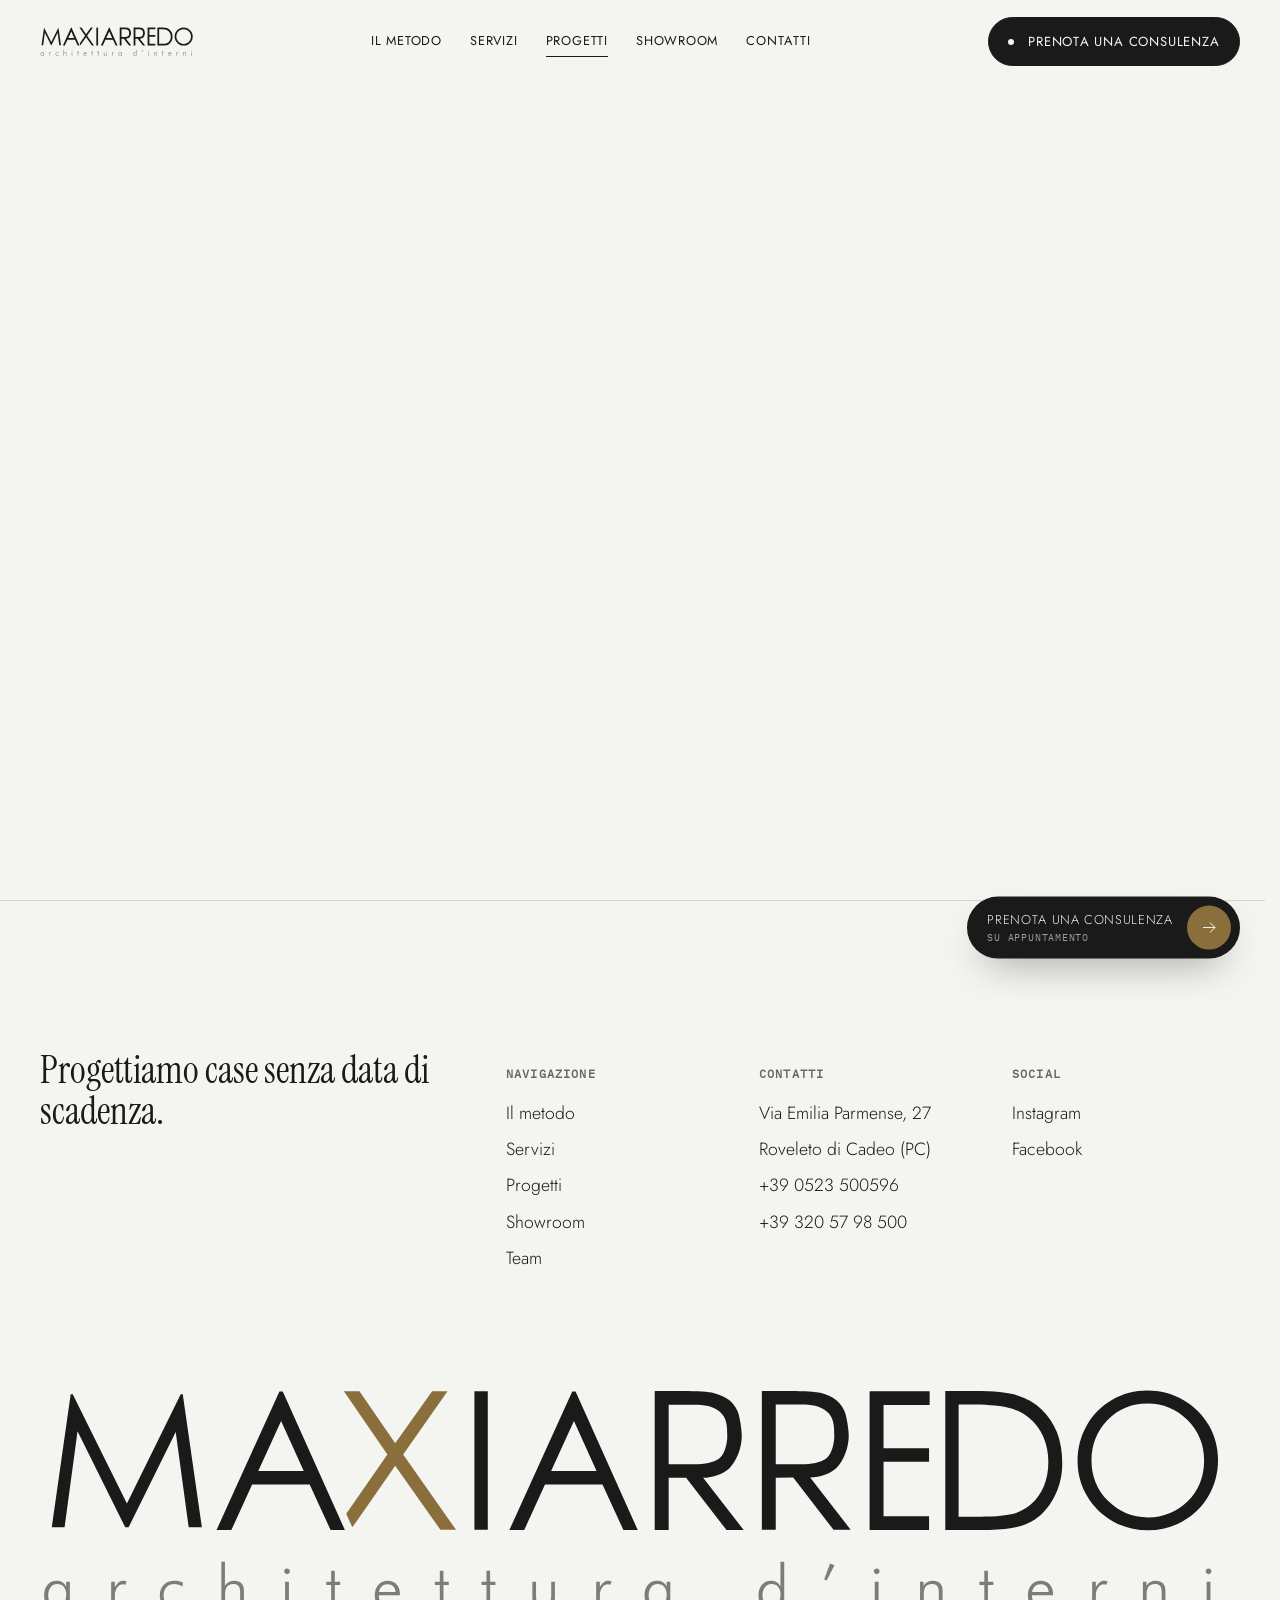
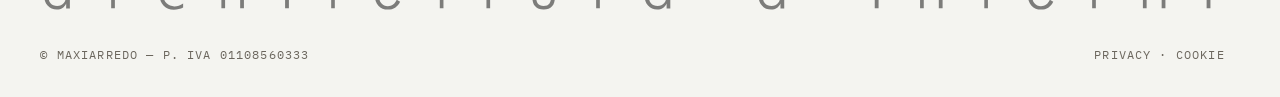
<file: prototipo/progetto.html>
<!doctype html>
<html lang="it">
<head>
  <meta charset="utf-8">
  <meta name="viewport" content="width=device-width, initial-scale=1">
  <meta name="robots" content="noindex, nofollow">
  <title>Progetto — Maxiarredo · Architettura d'interni</title>
  <meta name="description" content="Un progetto Maxiarredo: dalla richiesta alla consegna delle chiavi.">
  <meta name="theme-color" content="#F4F4F0">
  <meta property="og:type" content="website">
  <meta property="og:locale" content="it_IT">
  <meta property="og:site_name" content="Maxiarredo">
  <meta property="og:title" content="Progetto — Maxiarredo · Architettura d'interni">
  <meta property="og:description" content="Un progetto Maxiarredo: dalla richiesta alla consegna delle chiavi.">
  <meta property="og:image" content="https://www.maxiarredo.com/assets/img/og-maxiarredo.jpg">
  <meta property="og:image:width" content="1200">
  <meta property="og:image:height" content="630">
  <meta property="og:image:alt" content="Cucina bianca tra muri in pietra e travi a vista, progetto Maxiarredo">
  <meta name="twitter:card" content="summary_large_image">
  <link rel="icon" href="favicon.ico" sizes="32x32">
  <link rel="icon" href="favicon.svg" type="image/svg+xml">
  <link rel="apple-touch-icon" href="apple-touch-icon.png">
  <link rel="manifest" href="site.webmanifest">
  <link rel="preload" href="assets/fonts/jost-latin-400-normal.woff2" as="font" type="font/woff2" crossorigin>
  <link rel="preload" href="assets/fonts/instrument-serif-latin-400-normal.woff2" as="font" type="font/woff2" crossorigin>
  <link rel="preload" href="assets/data/progetti.json" as="fetch" crossorigin>
  <link rel="stylesheet" href="assets/css/styles.css?v=20261118d">
  <link rel="stylesheet" href="assets/css/pages.css?v=20261118d">
  <script src="assets/js/head-pagine.js?v=20261118d"></script>
</head>
<!-- Pagina generata da assets/data/*.json (poi dal CMS) -->
<body data-page="progetto">
<div class="pt" aria-hidden="true"><div class="pt__x"><svg viewBox="292 130 50 62" aria-hidden="true"><path fill="currentColor" d="M 318.18 158.32 L 336.16 132.70 L 329.92 132.70 L 314.95 153.78 L 300.47 132.70 L 294.16 132.70 L 311.79 158.32 L 298.77 177.09 L 295.10 182.35 L 297.58 187.89 L 303.92 178.79 L 314.95 162.92 L 333.28 188.89 L 339.60 188.89 Z"/></svg></div></div>

<!-- ============================== HEADER ============================== -->
<header class="header" id="header">
  <a href="index.html" class="logo" aria-label="Maxiarredo, torna all'inizio"><svg xmlns="http://www.w3.org/2000/svg" xmlns:xlink="http://www.w3.org/1999/xlink" viewBox="171 131 480 92" class="logo__svg" role="img" aria-label="Maxiarredo — architettura d'interni">
<path fill-rule="nonzero" fill="currentColor" class="logo__sub" d="M 174.32 215.44 C 174.32 216.83 174.64 217.91 175.26 218.67 C 175.89 219.42 176.79 219.80 177.96 219.80 C 179.10 219.80 180 219.39 180.65 218.56 C 181.30 217.74 181.63 216.60 181.63 215.16 C 181.63 213.83 181.30 212.79 180.66 212.03 C 180.01 211.28 179.12 210.89 177.99 210.89 C 176.86 210.89 175.96 211.30 175.31 212.11 C 174.65 212.92 174.32 214.03 174.32 215.44 M 181.60 220.73 L 181.60 218.75 C 181.25 219.55 180.75 220.16 180.10 220.57 C 179.46 220.99 178.69 221.20 177.82 221.20 C 176.27 221.20 175.02 220.67 174.07 219.60 C 173.12 218.54 172.66 217.14 172.66 215.39 C 172.66 213.66 173.12 212.25 174.05 211.16 C 174.99 210.07 176.19 209.52 177.67 209.52 C 178.59 209.52 179.38 209.72 180.05 210.12 C 180.72 210.52 181.24 211.12 181.60 211.89 L 181.60 209.92 L 183.10 209.92 L 183.10 220.73 Z M 181.60 220.73 "/>
<path fill-rule="nonzero" fill="currentColor" class="logo__sub" d="M 201.34 212.09 C 201.89 211.16 202.44 210.5 202.97 210.10 C 203.50 209.71 204.12 209.52 204.82 209.52 C 205.03 209.52 205.25 209.54 205.46 209.58 C 205.68 209.62 205.89 209.68 206.10 209.75 L 205.62 211.16 C 205.45 211.12 205.28 211.07 205.11 211.04 C 204.94 211.01 204.77 210.99 204.60 210.99 C 203.70 210.99 202.94 211.41 202.30 212.26 C 201.66 213.10 201.34 214.16 201.34 215.41 L 201.34 220.72 L 199.84 220.72 L 199.84 209.92 L 201.34 209.92 Z M 201.34 212.09 "/>
<path fill-rule="nonzero" fill="currentColor" class="logo__sub" d="M 228.82 211.89 C 228.32 211.55 227.78 211.28 227.21 211.11 C 226.65 210.93 226.06 210.85 225.46 210.85 C 224.12 210.85 223.05 211.28 222.26 212.13 C 221.46 212.99 221.07 214.13 221.07 215.56 C 221.07 216.83 221.48 217.87 222.30 218.69 C 223.12 219.51 224.18 219.92 225.46 219.92 C 226.05 219.92 226.64 219.82 227.23 219.62 C 227.83 219.41 228.42 219.11 229 218.70 L 229 220.35 C 228.46 220.65 227.88 220.87 227.24 221.02 C 226.60 221.17 225.91 221.25 225.18 221.25 C 223.53 221.25 222.18 220.71 221.12 219.62 C 220.07 218.54 219.54 217.15 219.54 215.46 C 219.54 213.70 220.09 212.27 221.19 211.17 C 222.29 210.07 223.72 209.52 225.48 209.52 C 226.14 209.52 226.75 209.58 227.32 209.71 C 227.89 209.83 228.40 210.01 228.85 210.25 Z M 228.82 211.89 "/>
<path fill-rule="nonzero" fill="currentColor" class="logo__sub" d="M 244.51 220.72 L 244.51 201.85 L 245.94 201.85 L 245.94 211.59 C 246.38 210.90 246.92 210.38 247.55 210.04 C 248.19 209.69 248.92 209.52 249.75 209.52 C 250.98 209.52 251.93 209.86 252.62 210.54 C 253.30 211.22 253.64 212.17 253.64 213.39 L 253.64 220.72 L 252.12 220.72 L 252.12 214.06 C 252.12 212.98 251.89 212.18 251.44 211.66 C 250.99 211.13 250.29 210.87 249.35 210.87 C 248.21 210.87 247.36 211.21 246.82 211.89 C 246.28 212.57 246.01 213.63 246.01 215.08 L 246.01 220.72 Z M 244.51 220.72 "/>
<path fill-rule="nonzero" fill="currentColor" class="logo__sub" d="M 270.33 209.92 L 271.87 209.92 L 271.87 220.72 L 270.33 220.72 Z M 269.95 205.71 C 269.95 205.39 270.07 205.12 270.29 204.90 C 270.52 204.67 270.79 204.56 271.11 204.56 C 271.42 204.56 271.70 204.67 271.93 204.90 C 272.16 205.12 272.28 205.39 272.28 205.71 C 272.28 206.03 272.17 206.30 271.94 206.52 C 271.72 206.74 271.44 206.85 271.11 206.85 C 270.78 206.85 270.51 206.74 270.29 206.52 C 270.06 206.30 269.95 206.03 269.95 205.71 "/>
<path fill-rule="nonzero" fill="currentColor" class="logo__sub" d="M 289.01 211.20 L 287.02 211.20 L 287.02 209.92 L 289.01 209.92 L 289.01 205.49 L 290.48 205.49 L 290.48 209.92 L 292.65 209.92 L 292.65 211.20 L 290.48 211.20 L 290.48 220.72 L 289.01 220.72 Z M 289.01 211.20 "/>
<path fill-rule="nonzero" fill="currentColor" class="logo__sub" d="M 315.10 214.08 C 315.03 213.10 314.70 212.33 314.11 211.78 C 313.53 211.24 312.74 210.97 311.74 210.97 C 310.83 210.97 310.07 211.25 309.46 211.82 C 308.84 212.39 308.49 213.14 308.39 214.08 Z M 316.88 215.37 L 308.29 215.37 C 308.33 216.76 308.68 217.86 309.34 218.65 C 310 219.45 310.88 219.85 311.98 219.85 C 312.78 219.85 313.48 219.63 314.08 219.20 C 314.68 218.77 315.18 218.12 315.57 217.25 L 316.95 218.01 C 316.40 219.10 315.72 219.91 314.92 220.42 C 314.12 220.94 313.14 221.20 311.98 221.20 C 310.40 221.20 309.12 220.67 308.14 219.61 C 307.16 218.55 306.67 217.16 306.67 215.44 C 306.67 213.67 307.16 212.24 308.13 211.15 C 309.10 210.06 310.37 209.52 311.93 209.52 C 313.42 209.52 314.62 210.02 315.53 211.02 C 316.43 212.03 316.88 213.36 316.88 215.03 Z M 316.88 215.37 "/>
<path fill-rule="nonzero" fill="currentColor" class="logo__sub" d="M 333.03 211.20 L 331.05 211.20 L 331.05 209.92 L 333.03 209.92 L 333.03 205.49 L 334.51 205.49 L 334.51 209.92 L 336.67 209.92 L 336.67 211.20 L 334.51 211.20 L 334.51 220.72 L 333.03 220.72 Z M 333.03 211.20 "/>
<path fill-rule="nonzero" fill="currentColor" class="logo__sub" d="M 351.94 211.20 L 349.96 211.20 L 349.96 209.92 L 351.94 209.92 L 351.94 205.49 L 353.42 205.49 L 353.42 209.92 L 355.58 209.92 L 355.58 211.20 L 353.42 211.20 L 353.42 220.72 L 351.94 220.72 Z M 351.94 211.20 "/>
<path fill-rule="nonzero" fill="currentColor" class="logo__sub" d="M 372.03 209.92 L 372.03 215.32 C 372.03 216.96 372.26 218.11 372.73 218.79 C 373.20 219.46 373.99 219.80 375.10 219.80 C 376.21 219.80 377 219.46 377.48 218.78 C 377.95 218.09 378.19 216.94 378.19 215.32 L 378.19 209.92 L 379.68 209.92 L 379.68 216.08 C 379.68 217.76 379.29 219.04 378.52 219.90 C 377.75 220.76 376.62 221.20 375.12 221.20 C 373.62 221.20 372.48 220.76 371.70 219.90 C 370.92 219.04 370.53 217.76 370.53 216.08 L 370.53 209.92 Z M 372.03 209.92 "/>
<path fill-rule="nonzero" fill="currentColor" class="logo__sub" d="M 397.89 212.09 C 398.44 211.16 398.99 210.5 399.52 210.10 C 400.05 209.71 400.67 209.52 401.38 209.52 C 401.59 209.52 401.80 209.54 402.01 209.58 C 402.23 209.62 402.44 209.68 402.66 209.75 L 402.17 211.16 C 402.01 211.12 401.84 211.07 401.66 211.04 C 401.49 211.01 401.32 210.99 401.16 210.99 C 400.26 210.99 399.49 211.41 398.85 212.26 C 398.21 213.10 397.89 214.16 397.89 215.41 L 397.89 220.72 L 396.40 220.72 L 396.40 209.92 L 397.89 209.92 Z M 397.89 212.09 "/>
<path fill-rule="nonzero" fill="currentColor" class="logo__sub" d="M 417.67 215.44 C 417.67 216.83 417.98 217.91 418.61 218.67 C 419.24 219.42 420.14 219.80 421.31 219.80 C 422.44 219.80 423.34 219.39 424 218.56 C 424.65 217.74 424.97 216.60 424.97 215.16 C 424.97 213.83 424.65 212.79 424.00 212.03 C 423.35 211.28 422.46 210.89 421.33 210.89 C 420.20 210.89 419.31 211.30 418.65 212.11 C 418 212.92 417.67 214.03 417.67 215.44 M 424.95 220.73 L 424.95 218.75 C 424.59 219.55 424.09 220.16 423.44 220.57 C 422.80 220.99 422.04 221.20 421.16 221.20 C 419.61 221.20 418.36 220.67 417.42 219.60 C 416.47 218.54 416 217.14 416 215.39 C 416 213.66 416.46 212.25 417.40 211.16 C 418.33 210.07 419.54 209.52 421.01 209.52 C 421.93 209.52 422.73 209.72 423.40 210.12 C 424.07 210.52 424.58 211.12 424.95 211.89 L 424.95 209.92 L 426.45 209.92 L 426.45 220.73 Z M 424.95 220.73 "/>
<path fill-rule="nonzero" fill="currentColor" class="logo__sub" d="M 463.83 215.44 C 463.83 216.83 464.15 217.91 464.78 218.67 C 465.41 219.42 466.31 219.80 467.48 219.80 C 468.60 219.80 469.5 219.39 470.14 218.56 C 470.80 217.74 471.12 216.60 471.12 215.16 C 471.12 213.83 470.80 212.79 470.16 212.03 C 469.51 211.28 468.63 210.89 467.50 210.89 C 466.37 210.89 465.48 211.30 464.82 212.11 C 464.17 212.92 463.83 214.03 463.83 215.44 M 471.10 220.73 L 471.10 218.75 C 470.74 219.55 470.24 220.16 469.60 220.58 C 468.96 220.99 468.20 221.20 467.33 221.20 C 465.78 221.20 464.53 220.67 463.58 219.60 C 462.64 218.54 462.17 217.14 462.17 215.39 C 462.17 213.66 462.64 212.25 463.57 211.16 C 464.50 210.07 465.71 209.52 467.19 209.52 C 468.10 209.52 468.89 209.72 469.55 210.12 C 470.22 210.52 470.73 211.12 471.10 211.89 L 471.10 201.85 L 472.62 201.85 L 472.62 220.73 Z M 471.10 220.73 "/>
<path fill-rule="nonzero" fill="currentColor" class="logo__sub" d="M 488.81 209.06 L 491.17 202.49 L 493.00 203.28 L 489.81 209.45 Z M 488.81 209.06 "/>
<path fill-rule="nonzero" fill="currentColor" class="logo__sub" d="M 509.31 209.92 L 510.86 209.92 L 510.86 220.72 L 509.31 220.72 Z M 508.93 205.71 C 508.93 205.39 509.05 205.12 509.28 204.90 C 509.50 204.67 509.78 204.56 510.09 204.56 C 510.41 204.56 510.68 204.67 510.91 204.90 C 511.15 205.12 511.26 205.39 511.26 205.71 C 511.26 206.03 511.15 206.30 510.92 206.52 C 510.70 206.74 510.42 206.85 510.09 206.85 C 509.77 206.85 509.49 206.74 509.27 206.52 C 509.05 206.30 508.93 206.03 508.93 205.71 "/>
<path fill-rule="nonzero" fill="currentColor" class="logo__sub" d="M 527.67 220.72 L 527.67 209.92 L 529.10 209.92 L 529.10 211.59 C 529.54 210.90 530.07 210.38 530.71 210.04 C 531.35 209.69 532.08 209.52 532.91 209.52 C 534.14 209.52 535.09 209.86 535.77 210.54 C 536.46 211.22 536.80 212.17 536.80 213.39 L 536.80 220.72 L 535.27 220.72 L 535.27 214.06 C 535.27 212.98 535.05 212.18 534.60 211.66 C 534.15 211.13 533.45 210.87 532.51 210.87 C 531.36 210.87 530.52 211.21 529.98 211.89 C 529.44 212.57 529.17 213.63 529.17 215.08 L 529.17 220.72 Z M 527.67 220.72 "/>
<path fill-rule="nonzero" fill="currentColor" class="logo__sub" d="M 553.71 211.20 L 551.72 211.20 L 551.72 209.92 L 553.71 209.92 L 553.71 205.49 L 555.18 205.49 L 555.18 209.92 L 557.35 209.92 L 557.35 211.20 L 555.18 211.20 L 555.18 220.72 L 553.71 220.72 Z M 553.71 211.20 "/>
<path fill-rule="nonzero" fill="currentColor" class="logo__sub" d="M 579.80 214.08 C 579.73 213.10 579.40 212.33 578.81 211.78 C 578.23 211.24 577.44 210.97 576.44 210.97 C 575.53 210.97 574.76 211.25 574.16 211.82 C 573.54 212.39 573.19 213.14 573.09 214.08 Z M 581.58 215.37 L 572.99 215.37 C 573.03 216.76 573.38 217.86 574.04 218.65 C 574.69 219.45 575.58 219.85 576.68 219.85 C 577.48 219.85 578.17 219.63 578.78 219.20 C 579.38 218.77 579.87 218.12 580.27 217.25 L 581.65 218.01 C 581.10 219.10 580.42 219.91 579.62 220.42 C 578.82 220.94 577.84 221.20 576.68 221.20 C 575.10 221.20 573.82 220.67 572.84 219.61 C 571.86 218.55 571.37 217.16 571.37 215.44 C 571.37 213.67 571.85 212.24 572.83 211.15 C 573.80 210.06 575.07 209.52 576.63 209.52 C 578.12 209.52 579.32 210.02 580.23 211.02 C 581.13 212.03 581.58 213.36 581.58 215.03 Z M 581.58 215.37 "/>
<path fill-rule="nonzero" fill="currentColor" class="logo__sub" d="M 598.91 212.09 C 599.47 211.16 600.01 210.5 600.54 210.10 C 601.07 209.71 601.69 209.52 602.40 209.52 C 602.61 209.52 602.82 209.54 603.04 209.58 C 603.25 209.62 603.46 209.68 603.67 209.75 L 603.19 211.16 C 603.03 211.12 602.86 211.07 602.68 211.04 C 602.51 211.01 602.34 210.99 602.18 210.99 C 601.28 210.99 600.51 211.41 599.87 212.26 C 599.23 213.10 598.91 214.16 598.91 215.41 L 598.91 220.72 L 597.42 220.72 L 597.42 209.92 L 598.91 209.92 Z M 598.91 212.09 "/>
<path fill-rule="nonzero" fill="currentColor" class="logo__sub" d="M 617.99 220.72 L 617.99 209.92 L 619.42 209.92 L 619.42 211.59 C 619.85 210.90 620.39 210.38 621.03 210.04 C 621.67 209.69 622.40 209.52 623.23 209.52 C 624.46 209.52 625.41 209.86 626.09 210.54 C 626.77 211.22 627.11 212.17 627.11 213.39 L 627.11 220.72 L 625.59 220.72 L 625.59 214.06 C 625.59 212.98 625.37 212.18 624.92 211.66 C 624.46 211.13 623.77 210.87 622.83 210.87 C 621.68 210.87 620.84 211.21 620.30 211.89 C 619.76 212.57 619.49 213.63 619.49 215.08 L 619.49 220.72 Z M 617.99 220.72 "/>
<path fill-rule="nonzero" fill="currentColor" class="logo__sub" d="M 643.81 209.92 L 645.35 209.92 L 645.35 220.72 L 643.81 220.72 Z M 643.43 205.71 C 643.43 205.39 643.54 205.12 643.77 204.90 C 644 204.67 644.27 204.56 644.58 204.56 C 644.91 204.56 645.17 204.67 645.41 204.90 C 645.64 205.12 645.75 205.39 645.75 205.71 C 645.75 206.03 645.64 206.30 645.42 206.52 C 645.20 206.74 644.92 206.85 644.58 206.85 C 644.26 206.85 643.99 206.74 643.76 206.52 C 643.54 206.30 643.43 206.03 643.43 205.71 "/>
<path fill-rule="nonzero" fill="currentColor" d="M 175.76 187.89 L 183.43 133.89 L 184.26 133.89 L 206.22 178.18 L 228.03 133.89 L 228.85 133.89 L 236.60 187.89 L 231.26 187.89 L 226 149.23 L 206.89 187.89 L 205.54 187.89 L 186.21 148.93 L 180.95 187.89 Z M 175.76 187.89 "/>
<path fill-rule="nonzero" fill="currentColor" d="M 268.71 144.76 L 259.46 165.06 L 277.88 165.06 Z M 269.38 132.80 L 294.57 188.98 L 288.78 188.98 L 280.28 170.55 L 256.97 170.55 L 248.55 188.98 L 242.54 188.98 L 268.03 132.80 Z M 269.38 132.80 "/>
<path fill-rule="nonzero" fill="currentColor" d="M 387.39 144.76 L 378.14 165.06 L 396.56 165.06 Z M 388.06 132.80 L 413.25 188.98 L 407.46 188.98 L 398.96 170.55 L 375.66 170.55 L 367.23 188.98 L 361.22 188.98 L 386.71 132.80 Z M 388.06 132.80 "/>
<path fill-rule="nonzero" fill="currentColor" d="M 347.06 132.70 L 352.48 132.70 L 352.48 188.89 L 347.06 188.89 Z M 347.06 132.70 "/>
<path fill-rule="nonzero" fill="currentColor" d="M 507.23 132.70 L 531.55 132.70 L 531.55 138.26 L 512.87 138.26 L 512.87 155.82 L 531.32 155.82 L 531.32 161.31 L 512.87 161.31 L 512.87 183.41 L 531.32 183.41 L 531.32 188.98 L 507.23 188.98 Z M 507.23 132.70 "/>
<path fill-rule="nonzero" fill="currentColor" d="M 543.30 183.59 L 549.81 183.59 C 556.60 183.59 561.52 183.25 564.58 182.57 C 567.63 181.89 570.31 180.55 572.61 178.53 C 574.91 176.53 576.66 174.08 577.86 171.21 C 579.06 168.34 579.66 165.05 579.66 161.34 C 579.66 157.63 578.97 154.21 577.58 151.07 C 576.20 147.94 574.23 145.35 571.67 143.32 C 569.11 141.28 566.09 139.91 562.62 139.20 C 559.14 138.50 554.04 138.14 547.30 138.14 L 543.30 138.14 Z M 537.90 188.92 L 537.90 132.66 L 549.57 132.66 C 557.57 132.66 563.43 133.25 567.16 134.42 C 570.90 135.60 574.12 137.45 576.84 139.99 C 579.55 142.52 581.65 145.62 583.11 149.27 C 584.57 152.93 585.30 157.20 585.30 162.08 C 585.30 166.97 584.17 171.56 581.89 175.87 C 579.62 180.18 576.54 183.43 572.65 185.63 C 568.76 187.82 563.16 188.92 555.84 188.92 Z M 537.90 188.92 "/>
<path fill-rule="nonzero" fill="currentColor" d="M 642.79 160.76 C 642.79 154.29 640.55 148.83 636.06 144.36 C 631.58 139.90 626.17 137.67 619.86 137.67 C 613.39 137.67 607.99 139.92 603.66 144.40 C 599.32 148.89 597.15 154.35 597.15 160.79 C 597.15 167.23 599.38 172.69 603.84 177.15 C 608.30 181.61 613.69 183.84 620.01 183.84 C 626.33 183.84 631.70 181.66 636.14 177.30 C 640.57 172.94 642.79 167.42 642.79 160.76 M 591.51 160.98 C 591.51 155.77 592.76 150.96 595.27 146.54 C 597.78 142.13 601.21 138.67 605.57 136.17 C 609.93 133.66 614.68 132.41 619.82 132.41 C 624.96 132.41 629.75 133.65 634.18 136.13 C 638.62 138.61 642.10 142.05 644.64 146.43 C 647.17 150.82 648.43 155.58 648.43 160.72 C 648.43 165.86 647.18 170.62 644.67 175.01 C 642.17 179.39 638.72 182.84 634.33 185.34 C 629.95 187.85 625.18 189.10 620.05 189.10 C 614.91 189.10 610.13 187.86 605.72 185.38 C 601.31 182.90 597.84 179.48 595.31 175.12 C 592.78 170.76 591.51 166.05 591.51 160.98 "/>
<path fill-rule="nonzero" fill="currentColor" d="M 425.78 138.15 L 425.78 162.33 L 435.50 162.33 C 440.31 162.39 443.85 161.64 446.13 160.10 C 448.40 158.56 449.54 154.22 449.54 150.87 C 449.54 146.06 449.14 143.21 446.49 141.00 C 443.67 138.64 440.44 138.15 435.74 138.15 Z M 420.13 132.66 L 431.34 132.66 C 437.62 132.66 441.91 132.94 444.21 133.49 C 446.51 134.03 448.48 134.94 450.12 136.19 C 451.77 137.45 453.37 139.57 454.01 141.67 C 454.69 143.91 455.42 148.39 455.42 150.80 C 455.42 155.61 453.41 160.93 450.32 164.02 C 448.25 166.09 443.61 167.80 439.75 167.80 L 456.20 188.97 L 449.23 188.97 L 432.85 167.80 L 425.78 167.82 L 425.78 188.97 L 420.13 188.97 Z M 420.13 132.66 "/>
<path fill-rule="nonzero" fill="currentColor" d="M 469.18 138.14 L 469.18 162.27 L 478.89 162.27 C 483.69 162.32 487.22 161.58 489.49 160.04 C 491.76 158.50 492.90 154.17 492.90 150.83 C 492.90 146.03 492.5 143.19 489.86 140.98 C 487.04 138.63 483.82 138.14 479.12 138.14 Z M 463.55 132.66 L 474.74 132.66 C 481.00 132.66 485.28 132.93 487.57 133.48 C 489.87 134.03 491.84 134.93 493.48 136.18 C 495.13 137.44 496.71 139.55 497.36 141.65 C 498.04 143.88 498.76 148.36 498.76 150.76 C 498.76 155.56 496.76 160.87 493.68 163.95 C 491.61 166.01 486.98 167.72 483.13 167.72 L 499.55 188.85 L 492.58 188.85 L 476.25 167.72 L 469.18 167.75 L 469.18 188.85 L 463.55 188.85 Z M 463.55 132.66 "/>
<path fill-rule="nonzero" fill="currentColor" d="M 318.18 158.32 L 336.16 132.70 L 329.92 132.70 L 314.95 153.78 L 300.47 132.70 L 294.16 132.70 L 311.79 158.32 L 298.77 177.09 L 295.10 182.35 L 297.58 187.89 L 303.92 178.79 L 314.95 162.92 L 333.28 188.89 L 339.60 188.89 Z M 318.18 158.32 "/>
</svg>
</a>
  <nav class="nav" aria-label="Principale">
    <a href="index.html#metodo">Il metodo</a>
    <a href="index.html#servizi">Servizi</a>
    <a href="progetti.html" class="is-current" aria-current="page">Progetti</a>
    <a href="index.html#showroom">Showroom</a>
    <a href="index.html#contatti">Contatti</a>
  </nav>
  <a href="index.html#contatti" class="btn header__cta js-magnetic"><span class="btn__dot"></span>Prenota una consulenza</a>
  <button class="burger" aria-label="Apri menu"><span></span><span></span></button>
</header>

<main id="main">

</main>

<!-- ============================== FOOTER ============================== -->
<footer class="footer">
  <div class="footer__cols">
    <p class="footer__claim">Progettiamo case senza data di scadenza.</p>
    <div><h4 class="meta">Navigazione</h4><ul><li><a href="index.html#metodo">Il metodo</a></li><li><a href="index.html#servizi">Servizi</a></li><li><a href="progetti.html">Progetti</a></li><li><a href="index.html#showroom">Showroom</a></li><li><a href="#">Team</a></li></ul></div>
    <div><h4 class="meta">Contatti</h4><ul><li>Via Emilia Parmense, 27</li><li>Roveleto di Cadeo (PC)</li><li><a href="tel:+390523500596">+39 0523 500596</a></li><li><a href="tel:+393205798500">+39 320 57 98 500</a></li></ul></div>
    <div><h4 class="meta">Social</h4><ul><li><a href="https://www.instagram.com/maxiarredo/" rel="noopener" target="_blank">Instagram</a></li><li><a href="https://www.facebook.com/maxiarredoarchitetturainterni" rel="noopener" target="_blank">Facebook</a></li></ul></div>
  </div>
  <div class="footer__logo" data-fade><svg xmlns="http://www.w3.org/2000/svg" xmlns:xlink="http://www.w3.org/1999/xlink" viewBox="171 131 480 92" class="logo__svg" role="img" aria-label="Maxiarredo — architettura d'interni">
<path fill-rule="nonzero" fill="currentColor" class="logo__sub" d="M 174.32 215.44 C 174.32 216.83 174.64 217.91 175.26 218.67 C 175.89 219.42 176.79 219.80 177.96 219.80 C 179.10 219.80 180 219.39 180.65 218.56 C 181.30 217.74 181.63 216.60 181.63 215.16 C 181.63 213.83 181.30 212.79 180.66 212.03 C 180.01 211.28 179.12 210.89 177.99 210.89 C 176.86 210.89 175.96 211.30 175.31 212.11 C 174.65 212.92 174.32 214.03 174.32 215.44 M 181.60 220.73 L 181.60 218.75 C 181.25 219.55 180.75 220.16 180.10 220.57 C 179.46 220.99 178.69 221.20 177.82 221.20 C 176.27 221.20 175.02 220.67 174.07 219.60 C 173.12 218.54 172.66 217.14 172.66 215.39 C 172.66 213.66 173.12 212.25 174.05 211.16 C 174.99 210.07 176.19 209.52 177.67 209.52 C 178.59 209.52 179.38 209.72 180.05 210.12 C 180.72 210.52 181.24 211.12 181.60 211.89 L 181.60 209.92 L 183.10 209.92 L 183.10 220.73 Z M 181.60 220.73 "/>
<path fill-rule="nonzero" fill="currentColor" class="logo__sub" d="M 201.34 212.09 C 201.89 211.16 202.44 210.5 202.97 210.10 C 203.50 209.71 204.12 209.52 204.82 209.52 C 205.03 209.52 205.25 209.54 205.46 209.58 C 205.68 209.62 205.89 209.68 206.10 209.75 L 205.62 211.16 C 205.45 211.12 205.28 211.07 205.11 211.04 C 204.94 211.01 204.77 210.99 204.60 210.99 C 203.70 210.99 202.94 211.41 202.30 212.26 C 201.66 213.10 201.34 214.16 201.34 215.41 L 201.34 220.72 L 199.84 220.72 L 199.84 209.92 L 201.34 209.92 Z M 201.34 212.09 "/>
<path fill-rule="nonzero" fill="currentColor" class="logo__sub" d="M 228.82 211.89 C 228.32 211.55 227.78 211.28 227.21 211.11 C 226.65 210.93 226.06 210.85 225.46 210.85 C 224.12 210.85 223.05 211.28 222.26 212.13 C 221.46 212.99 221.07 214.13 221.07 215.56 C 221.07 216.83 221.48 217.87 222.30 218.69 C 223.12 219.51 224.18 219.92 225.46 219.92 C 226.05 219.92 226.64 219.82 227.23 219.62 C 227.83 219.41 228.42 219.11 229 218.70 L 229 220.35 C 228.46 220.65 227.88 220.87 227.24 221.02 C 226.60 221.17 225.91 221.25 225.18 221.25 C 223.53 221.25 222.18 220.71 221.12 219.62 C 220.07 218.54 219.54 217.15 219.54 215.46 C 219.54 213.70 220.09 212.27 221.19 211.17 C 222.29 210.07 223.72 209.52 225.48 209.52 C 226.14 209.52 226.75 209.58 227.32 209.71 C 227.89 209.83 228.40 210.01 228.85 210.25 Z M 228.82 211.89 "/>
<path fill-rule="nonzero" fill="currentColor" class="logo__sub" d="M 244.51 220.72 L 244.51 201.85 L 245.94 201.85 L 245.94 211.59 C 246.38 210.90 246.92 210.38 247.55 210.04 C 248.19 209.69 248.92 209.52 249.75 209.52 C 250.98 209.52 251.93 209.86 252.62 210.54 C 253.30 211.22 253.64 212.17 253.64 213.39 L 253.64 220.72 L 252.12 220.72 L 252.12 214.06 C 252.12 212.98 251.89 212.18 251.44 211.66 C 250.99 211.13 250.29 210.87 249.35 210.87 C 248.21 210.87 247.36 211.21 246.82 211.89 C 246.28 212.57 246.01 213.63 246.01 215.08 L 246.01 220.72 Z M 244.51 220.72 "/>
<path fill-rule="nonzero" fill="currentColor" class="logo__sub" d="M 270.33 209.92 L 271.87 209.92 L 271.87 220.72 L 270.33 220.72 Z M 269.95 205.71 C 269.95 205.39 270.07 205.12 270.29 204.90 C 270.52 204.67 270.79 204.56 271.11 204.56 C 271.42 204.56 271.70 204.67 271.93 204.90 C 272.16 205.12 272.28 205.39 272.28 205.71 C 272.28 206.03 272.17 206.30 271.94 206.52 C 271.72 206.74 271.44 206.85 271.11 206.85 C 270.78 206.85 270.51 206.74 270.29 206.52 C 270.06 206.30 269.95 206.03 269.95 205.71 "/>
<path fill-rule="nonzero" fill="currentColor" class="logo__sub" d="M 289.01 211.20 L 287.02 211.20 L 287.02 209.92 L 289.01 209.92 L 289.01 205.49 L 290.48 205.49 L 290.48 209.92 L 292.65 209.92 L 292.65 211.20 L 290.48 211.20 L 290.48 220.72 L 289.01 220.72 Z M 289.01 211.20 "/>
<path fill-rule="nonzero" fill="currentColor" class="logo__sub" d="M 315.10 214.08 C 315.03 213.10 314.70 212.33 314.11 211.78 C 313.53 211.24 312.74 210.97 311.74 210.97 C 310.83 210.97 310.07 211.25 309.46 211.82 C 308.84 212.39 308.49 213.14 308.39 214.08 Z M 316.88 215.37 L 308.29 215.37 C 308.33 216.76 308.68 217.86 309.34 218.65 C 310 219.45 310.88 219.85 311.98 219.85 C 312.78 219.85 313.48 219.63 314.08 219.20 C 314.68 218.77 315.18 218.12 315.57 217.25 L 316.95 218.01 C 316.40 219.10 315.72 219.91 314.92 220.42 C 314.12 220.94 313.14 221.20 311.98 221.20 C 310.40 221.20 309.12 220.67 308.14 219.61 C 307.16 218.55 306.67 217.16 306.67 215.44 C 306.67 213.67 307.16 212.24 308.13 211.15 C 309.10 210.06 310.37 209.52 311.93 209.52 C 313.42 209.52 314.62 210.02 315.53 211.02 C 316.43 212.03 316.88 213.36 316.88 215.03 Z M 316.88 215.37 "/>
<path fill-rule="nonzero" fill="currentColor" class="logo__sub" d="M 333.03 211.20 L 331.05 211.20 L 331.05 209.92 L 333.03 209.92 L 333.03 205.49 L 334.51 205.49 L 334.51 209.92 L 336.67 209.92 L 336.67 211.20 L 334.51 211.20 L 334.51 220.72 L 333.03 220.72 Z M 333.03 211.20 "/>
<path fill-rule="nonzero" fill="currentColor" class="logo__sub" d="M 351.94 211.20 L 349.96 211.20 L 349.96 209.92 L 351.94 209.92 L 351.94 205.49 L 353.42 205.49 L 353.42 209.92 L 355.58 209.92 L 355.58 211.20 L 353.42 211.20 L 353.42 220.72 L 351.94 220.72 Z M 351.94 211.20 "/>
<path fill-rule="nonzero" fill="currentColor" class="logo__sub" d="M 372.03 209.92 L 372.03 215.32 C 372.03 216.96 372.26 218.11 372.73 218.79 C 373.20 219.46 373.99 219.80 375.10 219.80 C 376.21 219.80 377 219.46 377.48 218.78 C 377.95 218.09 378.19 216.94 378.19 215.32 L 378.19 209.92 L 379.68 209.92 L 379.68 216.08 C 379.68 217.76 379.29 219.04 378.52 219.90 C 377.75 220.76 376.62 221.20 375.12 221.20 C 373.62 221.20 372.48 220.76 371.70 219.90 C 370.92 219.04 370.53 217.76 370.53 216.08 L 370.53 209.92 Z M 372.03 209.92 "/>
<path fill-rule="nonzero" fill="currentColor" class="logo__sub" d="M 397.89 212.09 C 398.44 211.16 398.99 210.5 399.52 210.10 C 400.05 209.71 400.67 209.52 401.38 209.52 C 401.59 209.52 401.80 209.54 402.01 209.58 C 402.23 209.62 402.44 209.68 402.66 209.75 L 402.17 211.16 C 402.01 211.12 401.84 211.07 401.66 211.04 C 401.49 211.01 401.32 210.99 401.16 210.99 C 400.26 210.99 399.49 211.41 398.85 212.26 C 398.21 213.10 397.89 214.16 397.89 215.41 L 397.89 220.72 L 396.40 220.72 L 396.40 209.92 L 397.89 209.92 Z M 397.89 212.09 "/>
<path fill-rule="nonzero" fill="currentColor" class="logo__sub" d="M 417.67 215.44 C 417.67 216.83 417.98 217.91 418.61 218.67 C 419.24 219.42 420.14 219.80 421.31 219.80 C 422.44 219.80 423.34 219.39 424 218.56 C 424.65 217.74 424.97 216.60 424.97 215.16 C 424.97 213.83 424.65 212.79 424.00 212.03 C 423.35 211.28 422.46 210.89 421.33 210.89 C 420.20 210.89 419.31 211.30 418.65 212.11 C 418 212.92 417.67 214.03 417.67 215.44 M 424.95 220.73 L 424.95 218.75 C 424.59 219.55 424.09 220.16 423.44 220.57 C 422.80 220.99 422.04 221.20 421.16 221.20 C 419.61 221.20 418.36 220.67 417.42 219.60 C 416.47 218.54 416 217.14 416 215.39 C 416 213.66 416.46 212.25 417.40 211.16 C 418.33 210.07 419.54 209.52 421.01 209.52 C 421.93 209.52 422.73 209.72 423.40 210.12 C 424.07 210.52 424.58 211.12 424.95 211.89 L 424.95 209.92 L 426.45 209.92 L 426.45 220.73 Z M 424.95 220.73 "/>
<path fill-rule="nonzero" fill="currentColor" class="logo__sub" d="M 463.83 215.44 C 463.83 216.83 464.15 217.91 464.78 218.67 C 465.41 219.42 466.31 219.80 467.48 219.80 C 468.60 219.80 469.5 219.39 470.14 218.56 C 470.80 217.74 471.12 216.60 471.12 215.16 C 471.12 213.83 470.80 212.79 470.16 212.03 C 469.51 211.28 468.63 210.89 467.50 210.89 C 466.37 210.89 465.48 211.30 464.82 212.11 C 464.17 212.92 463.83 214.03 463.83 215.44 M 471.10 220.73 L 471.10 218.75 C 470.74 219.55 470.24 220.16 469.60 220.58 C 468.96 220.99 468.20 221.20 467.33 221.20 C 465.78 221.20 464.53 220.67 463.58 219.60 C 462.64 218.54 462.17 217.14 462.17 215.39 C 462.17 213.66 462.64 212.25 463.57 211.16 C 464.50 210.07 465.71 209.52 467.19 209.52 C 468.10 209.52 468.89 209.72 469.55 210.12 C 470.22 210.52 470.73 211.12 471.10 211.89 L 471.10 201.85 L 472.62 201.85 L 472.62 220.73 Z M 471.10 220.73 "/>
<path fill-rule="nonzero" fill="currentColor" class="logo__sub" d="M 488.81 209.06 L 491.17 202.49 L 493.00 203.28 L 489.81 209.45 Z M 488.81 209.06 "/>
<path fill-rule="nonzero" fill="currentColor" class="logo__sub" d="M 509.31 209.92 L 510.86 209.92 L 510.86 220.72 L 509.31 220.72 Z M 508.93 205.71 C 508.93 205.39 509.05 205.12 509.28 204.90 C 509.50 204.67 509.78 204.56 510.09 204.56 C 510.41 204.56 510.68 204.67 510.91 204.90 C 511.15 205.12 511.26 205.39 511.26 205.71 C 511.26 206.03 511.15 206.30 510.92 206.52 C 510.70 206.74 510.42 206.85 510.09 206.85 C 509.77 206.85 509.49 206.74 509.27 206.52 C 509.05 206.30 508.93 206.03 508.93 205.71 "/>
<path fill-rule="nonzero" fill="currentColor" class="logo__sub" d="M 527.67 220.72 L 527.67 209.92 L 529.10 209.92 L 529.10 211.59 C 529.54 210.90 530.07 210.38 530.71 210.04 C 531.35 209.69 532.08 209.52 532.91 209.52 C 534.14 209.52 535.09 209.86 535.77 210.54 C 536.46 211.22 536.80 212.17 536.80 213.39 L 536.80 220.72 L 535.27 220.72 L 535.27 214.06 C 535.27 212.98 535.05 212.18 534.60 211.66 C 534.15 211.13 533.45 210.87 532.51 210.87 C 531.36 210.87 530.52 211.21 529.98 211.89 C 529.44 212.57 529.17 213.63 529.17 215.08 L 529.17 220.72 Z M 527.67 220.72 "/>
<path fill-rule="nonzero" fill="currentColor" class="logo__sub" d="M 553.71 211.20 L 551.72 211.20 L 551.72 209.92 L 553.71 209.92 L 553.71 205.49 L 555.18 205.49 L 555.18 209.92 L 557.35 209.92 L 557.35 211.20 L 555.18 211.20 L 555.18 220.72 L 553.71 220.72 Z M 553.71 211.20 "/>
<path fill-rule="nonzero" fill="currentColor" class="logo__sub" d="M 579.80 214.08 C 579.73 213.10 579.40 212.33 578.81 211.78 C 578.23 211.24 577.44 210.97 576.44 210.97 C 575.53 210.97 574.76 211.25 574.16 211.82 C 573.54 212.39 573.19 213.14 573.09 214.08 Z M 581.58 215.37 L 572.99 215.37 C 573.03 216.76 573.38 217.86 574.04 218.65 C 574.69 219.45 575.58 219.85 576.68 219.85 C 577.48 219.85 578.17 219.63 578.78 219.20 C 579.38 218.77 579.87 218.12 580.27 217.25 L 581.65 218.01 C 581.10 219.10 580.42 219.91 579.62 220.42 C 578.82 220.94 577.84 221.20 576.68 221.20 C 575.10 221.20 573.82 220.67 572.84 219.61 C 571.86 218.55 571.37 217.16 571.37 215.44 C 571.37 213.67 571.85 212.24 572.83 211.15 C 573.80 210.06 575.07 209.52 576.63 209.52 C 578.12 209.52 579.32 210.02 580.23 211.02 C 581.13 212.03 581.58 213.36 581.58 215.03 Z M 581.58 215.37 "/>
<path fill-rule="nonzero" fill="currentColor" class="logo__sub" d="M 598.91 212.09 C 599.47 211.16 600.01 210.5 600.54 210.10 C 601.07 209.71 601.69 209.52 602.40 209.52 C 602.61 209.52 602.82 209.54 603.04 209.58 C 603.25 209.62 603.46 209.68 603.67 209.75 L 603.19 211.16 C 603.03 211.12 602.86 211.07 602.68 211.04 C 602.51 211.01 602.34 210.99 602.18 210.99 C 601.28 210.99 600.51 211.41 599.87 212.26 C 599.23 213.10 598.91 214.16 598.91 215.41 L 598.91 220.72 L 597.42 220.72 L 597.42 209.92 L 598.91 209.92 Z M 598.91 212.09 "/>
<path fill-rule="nonzero" fill="currentColor" class="logo__sub" d="M 617.99 220.72 L 617.99 209.92 L 619.42 209.92 L 619.42 211.59 C 619.85 210.90 620.39 210.38 621.03 210.04 C 621.67 209.69 622.40 209.52 623.23 209.52 C 624.46 209.52 625.41 209.86 626.09 210.54 C 626.77 211.22 627.11 212.17 627.11 213.39 L 627.11 220.72 L 625.59 220.72 L 625.59 214.06 C 625.59 212.98 625.37 212.18 624.92 211.66 C 624.46 211.13 623.77 210.87 622.83 210.87 C 621.68 210.87 620.84 211.21 620.30 211.89 C 619.76 212.57 619.49 213.63 619.49 215.08 L 619.49 220.72 Z M 617.99 220.72 "/>
<path fill-rule="nonzero" fill="currentColor" class="logo__sub" d="M 643.81 209.92 L 645.35 209.92 L 645.35 220.72 L 643.81 220.72 Z M 643.43 205.71 C 643.43 205.39 643.54 205.12 643.77 204.90 C 644 204.67 644.27 204.56 644.58 204.56 C 644.91 204.56 645.17 204.67 645.41 204.90 C 645.64 205.12 645.75 205.39 645.75 205.71 C 645.75 206.03 645.64 206.30 645.42 206.52 C 645.20 206.74 644.92 206.85 644.58 206.85 C 644.26 206.85 643.99 206.74 643.76 206.52 C 643.54 206.30 643.43 206.03 643.43 205.71 "/>
<path fill-rule="nonzero" fill="currentColor" d="M 175.76 187.89 L 183.43 133.89 L 184.26 133.89 L 206.22 178.18 L 228.03 133.89 L 228.85 133.89 L 236.60 187.89 L 231.26 187.89 L 226 149.23 L 206.89 187.89 L 205.54 187.89 L 186.21 148.93 L 180.95 187.89 Z M 175.76 187.89 "/>
<path fill-rule="nonzero" fill="currentColor" d="M 268.71 144.76 L 259.46 165.06 L 277.88 165.06 Z M 269.38 132.80 L 294.57 188.98 L 288.78 188.98 L 280.28 170.55 L 256.97 170.55 L 248.55 188.98 L 242.54 188.98 L 268.03 132.80 Z M 269.38 132.80 "/>
<path fill-rule="nonzero" fill="currentColor" d="M 387.39 144.76 L 378.14 165.06 L 396.56 165.06 Z M 388.06 132.80 L 413.25 188.98 L 407.46 188.98 L 398.96 170.55 L 375.66 170.55 L 367.23 188.98 L 361.22 188.98 L 386.71 132.80 Z M 388.06 132.80 "/>
<path fill-rule="nonzero" fill="currentColor" d="M 347.06 132.70 L 352.48 132.70 L 352.48 188.89 L 347.06 188.89 Z M 347.06 132.70 "/>
<path fill-rule="nonzero" fill="currentColor" d="M 507.23 132.70 L 531.55 132.70 L 531.55 138.26 L 512.87 138.26 L 512.87 155.82 L 531.32 155.82 L 531.32 161.31 L 512.87 161.31 L 512.87 183.41 L 531.32 183.41 L 531.32 188.98 L 507.23 188.98 Z M 507.23 132.70 "/>
<path fill-rule="nonzero" fill="currentColor" d="M 543.30 183.59 L 549.81 183.59 C 556.60 183.59 561.52 183.25 564.58 182.57 C 567.63 181.89 570.31 180.55 572.61 178.53 C 574.91 176.53 576.66 174.08 577.86 171.21 C 579.06 168.34 579.66 165.05 579.66 161.34 C 579.66 157.63 578.97 154.21 577.58 151.07 C 576.20 147.94 574.23 145.35 571.67 143.32 C 569.11 141.28 566.09 139.91 562.62 139.20 C 559.14 138.50 554.04 138.14 547.30 138.14 L 543.30 138.14 Z M 537.90 188.92 L 537.90 132.66 L 549.57 132.66 C 557.57 132.66 563.43 133.25 567.16 134.42 C 570.90 135.60 574.12 137.45 576.84 139.99 C 579.55 142.52 581.65 145.62 583.11 149.27 C 584.57 152.93 585.30 157.20 585.30 162.08 C 585.30 166.97 584.17 171.56 581.89 175.87 C 579.62 180.18 576.54 183.43 572.65 185.63 C 568.76 187.82 563.16 188.92 555.84 188.92 Z M 537.90 188.92 "/>
<path fill-rule="nonzero" fill="currentColor" d="M 642.79 160.76 C 642.79 154.29 640.55 148.83 636.06 144.36 C 631.58 139.90 626.17 137.67 619.86 137.67 C 613.39 137.67 607.99 139.92 603.66 144.40 C 599.32 148.89 597.15 154.35 597.15 160.79 C 597.15 167.23 599.38 172.69 603.84 177.15 C 608.30 181.61 613.69 183.84 620.01 183.84 C 626.33 183.84 631.70 181.66 636.14 177.30 C 640.57 172.94 642.79 167.42 642.79 160.76 M 591.51 160.98 C 591.51 155.77 592.76 150.96 595.27 146.54 C 597.78 142.13 601.21 138.67 605.57 136.17 C 609.93 133.66 614.68 132.41 619.82 132.41 C 624.96 132.41 629.75 133.65 634.18 136.13 C 638.62 138.61 642.10 142.05 644.64 146.43 C 647.17 150.82 648.43 155.58 648.43 160.72 C 648.43 165.86 647.18 170.62 644.67 175.01 C 642.17 179.39 638.72 182.84 634.33 185.34 C 629.95 187.85 625.18 189.10 620.05 189.10 C 614.91 189.10 610.13 187.86 605.72 185.38 C 601.31 182.90 597.84 179.48 595.31 175.12 C 592.78 170.76 591.51 166.05 591.51 160.98 "/>
<path fill-rule="nonzero" fill="currentColor" d="M 425.78 138.15 L 425.78 162.33 L 435.50 162.33 C 440.31 162.39 443.85 161.64 446.13 160.10 C 448.40 158.56 449.54 154.22 449.54 150.87 C 449.54 146.06 449.14 143.21 446.49 141.00 C 443.67 138.64 440.44 138.15 435.74 138.15 Z M 420.13 132.66 L 431.34 132.66 C 437.62 132.66 441.91 132.94 444.21 133.49 C 446.51 134.03 448.48 134.94 450.12 136.19 C 451.77 137.45 453.37 139.57 454.01 141.67 C 454.69 143.91 455.42 148.39 455.42 150.80 C 455.42 155.61 453.41 160.93 450.32 164.02 C 448.25 166.09 443.61 167.80 439.75 167.80 L 456.20 188.97 L 449.23 188.97 L 432.85 167.80 L 425.78 167.82 L 425.78 188.97 L 420.13 188.97 Z M 420.13 132.66 "/>
<path fill-rule="nonzero" fill="currentColor" d="M 469.18 138.14 L 469.18 162.27 L 478.89 162.27 C 483.69 162.32 487.22 161.58 489.49 160.04 C 491.76 158.50 492.90 154.17 492.90 150.83 C 492.90 146.03 492.5 143.19 489.86 140.98 C 487.04 138.63 483.82 138.14 479.12 138.14 Z M 463.55 132.66 L 474.74 132.66 C 481.00 132.66 485.28 132.93 487.57 133.48 C 489.87 134.03 491.84 134.93 493.48 136.18 C 495.13 137.44 496.71 139.55 497.36 141.65 C 498.04 143.88 498.76 148.36 498.76 150.76 C 498.76 155.56 496.76 160.87 493.68 163.95 C 491.61 166.01 486.98 167.72 483.13 167.72 L 499.55 188.85 L 492.58 188.85 L 476.25 167.72 L 469.18 167.75 L 469.18 188.85 L 463.55 188.85 Z M 463.55 132.66 "/>
<path fill-rule="nonzero" fill="currentColor" class="logo__x" d="M 318.18 158.32 L 336.16 132.70 L 329.92 132.70 L 314.95 153.78 L 300.47 132.70 L 294.16 132.70 L 311.79 158.32 L 298.77 177.09 L 295.10 182.35 L 297.58 187.89 L 303.92 178.79 L 314.95 162.92 L 333.28 188.89 L 339.60 188.89 Z M 318.18 158.32 "/>
</svg>
</div>
  <div class="footer__bottom meta"><span>© Maxiarredo — P. IVA 01108560333</span><span><a href="privacy.html">Privacy</a> · <a href="privacy.html#cookie">Cookie</a></span></div>
</footer>

<!-- Elementi fissi -->
<a href="index.html#contatti" class="booking" id="booking" aria-label="Prenota una consulenza">
  <span class="booking__text">Prenota una consulenza<small>Su appuntamento</small></span>
  <span class="booking__icon"><svg width="14" height="14" viewBox="0 0 14 14" fill="none"><path d="M1 7h12M8 2l5 5-5 5" stroke="#F4F4F0"/></svg></span>
</a>

<div class="cursor" id="cursor" aria-hidden="true"><svg viewBox="292 130 50 62"><path fill="currentColor" d="M 318.18 158.32 L 336.16 132.70 L 329.92 132.70 L 314.95 153.78 L 300.47 132.70 L 294.16 132.70 L 311.79 158.32 L 298.77 177.09 L 295.10 182.35 L 297.58 187.89 L 303.92 178.79 L 314.95 162.92 L 333.28 188.89 L 339.60 188.89 Z"/></svg></div>
<div class="cursor__badge" id="cursor-badge" aria-hidden="true"></div>

<script src="assets/js/vendor/gsap.min.js?v=20261118d"></script>
<script src="assets/js/vendor/ScrollTrigger.min.js?v=20261118d"></script>
<script src="assets/js/vendor/SplitText.min.js?v=20261118d"></script>
<script src="assets/js/vendor/Flip.min.js?v=20261118d"></script>
<script src="assets/js/vendor/lenis.min.js?v=20261118d"></script>
<script src="assets/js/sito.js?v=20261118d"></script>
<script src="assets/js/pages.js?v=20261118d"></script>
</body>
</html>
</file>
<file: prototipo/assets/css/styles.css>
/* Caratteri ospitati sul sito (nessuna richiesta a Google Fonts). Licenza SIL OFL. */
/* instrument-serif-latin-400-normal */
@font-face {
  font-family: 'Instrument Serif';
  font-style: normal;
  font-display: swap;
  font-weight: 400;
  src: url(../fonts/instrument-serif-latin-400-normal.woff2) format('woff2');
}
/* instrument-serif-latin-ext-400-normal */
@font-face {
  font-family: 'Instrument Serif';
  font-style: normal;
  font-display: swap;
  font-weight: 400;
  src: url(../fonts/instrument-serif-latin-ext-400-normal.woff2) format('woff2');
}
/* instrument-serif-latin-400-italic */
@font-face {
  font-family: 'Instrument Serif';
  font-style: italic;
  font-display: swap;
  font-weight: 400;
  src: url(../fonts/instrument-serif-latin-400-italic.woff2) format('woff2');
}
/* instrument-serif-latin-ext-400-italic */
@font-face {
  font-family: 'Instrument Serif';
  font-style: italic;
  font-display: swap;
  font-weight: 400;
  src: url(../fonts/instrument-serif-latin-ext-400-italic.woff2) format('woff2');
}
/* jost-latin-300-normal */
@font-face {
  font-family: 'Jost';
  font-style: normal;
  font-display: swap;
  font-weight: 300;
  src: url(../fonts/jost-latin-300-normal.woff2) format('woff2');
}
/* jost-latin-ext-300-normal */
@font-face {
  font-family: 'Jost';
  font-style: normal;
  font-display: swap;
  font-weight: 300;
  src: url(../fonts/jost-latin-ext-300-normal.woff2) format('woff2');
}
/* jost-latin-400-normal */
@font-face {
  font-family: 'Jost';
  font-style: normal;
  font-display: swap;
  font-weight: 400;
  src: url(../fonts/jost-latin-400-normal.woff2) format('woff2');
}
/* jost-latin-ext-400-normal */
@font-face {
  font-family: 'Jost';
  font-style: normal;
  font-display: swap;
  font-weight: 400;
  src: url(../fonts/jost-latin-ext-400-normal.woff2) format('woff2');
}
/* jost-latin-500-normal */
@font-face {
  font-family: 'Jost';
  font-style: normal;
  font-display: swap;
  font-weight: 500;
  src: url(../fonts/jost-latin-500-normal.woff2) format('woff2');
}
/* jost-latin-ext-500-normal */
@font-face {
  font-family: 'Jost';
  font-style: normal;
  font-display: swap;
  font-weight: 500;
  src: url(../fonts/jost-latin-ext-500-normal.woff2) format('woff2');
}
/* ibm-plex-mono-latin-400-normal */
@font-face {
  font-family: 'IBM Plex Mono';
  font-style: normal;
  font-display: swap;
  font-weight: 400;
  src: url(../fonts/ibm-plex-mono-latin-400-normal.woff2) format('woff2');
}
/* ibm-plex-mono-latin-ext-400-normal */
@font-face {
  font-family: 'IBM Plex Mono';
  font-style: normal;
  font-display: swap;
  font-weight: 400;
  src: url(../fonts/ibm-plex-mono-latin-ext-400-normal.woff2) format('woff2');
}

/* ==========================================================================
   MAXIARREDO — Bozza Home · Design system
   Tutti i valori del progetto vivono qui come Custom Properties:
   in WordPress diventeranno la base del tema (o di theme.json).
   ========================================================================== */

:root {
  /* — Colore — */
  --c-paper: #F4F4F0;          /* sfondo off-white caldo */
  --c-paper-2: #EAE8E1;        /* superfici secondarie, card */
  --c-ink: #1A1A1A;            /* testo principale, antracite */
  --c-ink-soft: #4A4741;       /* testo secondario */
  --c-muted: #6B665D;          /* meta, didascalie (contrasto AA: 5.2:1 sulla carta) */
  --c-line: rgba(26, 26, 26, .14);
  --c-accent: #8A6E3B;         /* bronzo: preso dal documento del cliente */
  --c-accent-ink: #7A6036;     /* bronzo per testi piccoli (contrasto AA 5.4:1) */
  --c-dark: #1C1B19;           /* sezione showroom */
  --c-on-dark: #ECEAE3;

  /* — Tipografia — */
  --ff-serif: "Instrument Serif", "Times New Roman", serif;
  --ff-sans: "Jost", "Futura", "Helvetica Neue", sans-serif;   /* geometrico, dialoga col logo */
  --ff-mono: "IBM Plex Mono", ui-monospace, monospace;

  --fs-display: clamp(3rem, 1.1rem + 7.4vw, 9.25rem);
  --fs-h2: clamp(2.3rem, 1.2rem + 3.7vw, 5.5rem);
  --fs-h3: clamp(1.6rem, 1.15rem + 1.5vw, 2.6rem);
  --fs-lead: clamp(1.1rem, 1rem + .45vw, 1.45rem);
  --fs-body: clamp(1rem, .96rem + .18vw, 1.125rem);
  --fs-small: .875rem;
  --fs-meta: .72rem;

  /* — Spaziature — */
  --gutter: clamp(1.25rem, .6rem + 2.4vw, 3rem);
  --section-pad: clamp(5.5rem, 2.5rem + 8.5vw, 11.5rem);   /* ≥120px su desktop */
  --radius: 2px;

  /* — Movimento — un solo easing per CSS e GSAP (expo.out) — */
  --ease: cubic-bezier(0.16, 1, 0.3, 1);
  --dur: .9s;

  --header-h: 84px;
}

/* ---------- Reset essenziale ---------- */
*, *::before, *::after { box-sizing: border-box; }
html { -webkit-text-size-adjust: 100%; }
body {
  margin: 0;
  background: var(--c-paper);
  color: var(--c-ink);
  font-family: var(--ff-sans);
  font-size: var(--fs-body);
  font-weight: 300;
  line-height: 1.6;
  -webkit-font-smoothing: antialiased;
  overflow-x: hidden;
}
img { display: block; max-width: 100%; height: auto; }
a { color: inherit; text-decoration: none; }
button, input, select, textarea { font: inherit; color: inherit; }
h1, h2, h3, p { margin: 0; }
::selection { background: var(--c-ink); color: var(--c-paper); }

/* Lenis */
html.lenis, html.lenis body { height: auto; }
.lenis.lenis-smooth { scroll-behavior: auto !important; }
.lenis.lenis-stopped { overflow: hidden; }

/* ---------- Utility ---------- */
.container { padding-inline: var(--gutter); }
.grid {
  display: grid;
  grid-template-columns: repeat(12, minmax(0, 1fr));
  column-gap: var(--gutter);
}
.section { padding-block: var(--section-pad); position: relative; }

.meta {
  font-family: var(--ff-mono);
  font-size: var(--fs-meta);
  letter-spacing: .1em;
  text-transform: uppercase;
  color: var(--c-muted);
  display: inline-flex;
  gap: .9em;
  align-items: center;
}
.meta b { font-weight: 400; color: var(--c-ink); }
.meta--line::after {
  content: ""; width: 3.5rem; height: 1px; background: currentColor; opacity: .5;
}

.title {
  font-family: var(--ff-serif);
  font-weight: 400;
  line-height: .98;
  letter-spacing: -.015em;
}
.title em { font-style: italic; color: var(--c-accent); }
.title--display { font-size: var(--fs-display); }
.title--h2 { font-size: var(--fs-h2); }
.title--h3 { font-size: var(--fs-h3); line-height: 1.05; }
.lead { font-size: var(--fs-lead); line-height: 1.45; color: var(--c-ink-soft); max-width: 34ch; }
.text { color: var(--c-ink-soft); max-width: 46ch; }
.text + .text { margin-top: 1.1em; }

.placeholder-note {
  font-family: var(--ff-mono); font-size: .66rem; letter-spacing: .08em; text-transform: uppercase;
  color: var(--c-accent); border: 1px dashed currentColor; padding: .35em .7em; display: inline-block;
}

/* ---------- Pulsanti e link ---------- */
.btn {
  --btn-bg: var(--c-ink); --btn-fg: var(--c-paper);
  position: relative; display: inline-flex; align-items: center; gap: .9rem;
  padding: 1.05rem 1.6rem; border-radius: 999px; border: 1px solid var(--btn-bg);
  background: var(--btn-bg); color: var(--btn-fg);
  font-size: .82rem; font-weight: 400; letter-spacing: .06em; text-transform: uppercase;
  cursor: pointer; overflow: hidden; isolation: isolate;
  transition: color .6s var(--ease);
}
.btn::before {                     /* riempimento che sale dal basso */
  content: ""; position: absolute; inset: 0; z-index: -1;
  background: var(--c-accent); transform: translateY(101%);
  transition: transform .6s var(--ease);
}
.btn:hover::before { transform: translateY(0); }
.btn--ghost { --btn-bg: transparent; --btn-fg: var(--c-ink); border-color: var(--c-line); }
.btn--ghost:hover { color: var(--c-paper); border-color: var(--c-accent); }
.btn--light { --btn-bg: var(--c-on-dark); --btn-fg: var(--c-dark); }
.btn--light:hover { color: var(--c-on-dark); }
.btn__dot { width: 6px; height: 6px; border-radius: 50%; background: currentColor; }

.link-arrow {
  display: inline-flex; align-items: center; gap: .7rem;
  font-size: .82rem; letter-spacing: .06em; text-transform: uppercase; font-weight: 400;
  background: linear-gradient(currentColor, currentColor) 0 100% / 0 1px no-repeat;
  padding-bottom: .3rem; transition: background-size .7s var(--ease);
}
.link-arrow:hover { background-size: 100% 1px; }
.link-arrow svg { transition: transform .7s var(--ease); }
.link-arrow:hover svg { transform: translateX(6px); }

/* ---------- Media con reveal (clip-path + zoom interno) ---------- */
.media { position: relative; overflow: hidden; background: var(--c-paper-2); }
.media img { width: 100%; height: 100%; object-fit: cover; }
.media__inner { position: absolute; inset: 0; }
.media__inner img { height: 100%; }
.js-anim [data-reveal] { clip-path: inset(100% 0 0 0); }
.js-anim [data-reveal] img { transform: scale(1.15); }

/* ==========================================================================
   HEADER
   ========================================================================== */
.header {
  position: fixed; inset: 0 0 auto 0; z-index: 50; height: var(--header-h);
  display: flex; align-items: center; justify-content: space-between; gap: 2rem;
  padding-inline: var(--gutter);
  transition: transform .7s var(--ease), background-color .5s, backdrop-filter .5s, border-color .5s;
  border-bottom: 1px solid transparent;
}
.header.is-solid {
  background: rgba(244, 244, 240, .72);
  -webkit-backdrop-filter: blur(14px) saturate(1.2);
  backdrop-filter: blur(14px) saturate(1.2);
  border-color: var(--c-line);
}
.header.is-hidden { transform: translateY(-100%); }
.logo { display: block; width: clamp(150px, 12vw, 190px); color: var(--c-ink); }
.logo .logo__x { fill: var(--c-accent); }   /* solo la X in bronzo, come nel footer (richiesta cliente 26/11) */
.logo__svg { width: 100%; height: auto; display: block; }
.logo__sub { opacity: .55; }

.nav { display: flex; gap: clamp(1.2rem, 2.2vw, 2.4rem); }
.nav a {
  font-size: .8rem; letter-spacing: .06em; text-transform: uppercase; font-weight: 400;
  position: relative; padding-block: .3rem;
}
.nav a::after {
  content: ""; position: absolute; left: 0; right: 0; bottom: 0; height: 1px; background: currentColor;
  transform: scaleX(0); transform-origin: right; transition: transform .6s var(--ease);
}
.nav a:hover::after { transform: scaleX(1); transform-origin: left; }
.header__cta { padding: .8rem 1.2rem; }
.burger { display: none; background: none; border: 0; padding: .5rem; cursor: pointer; }
.burger span { display: block; width: 26px; height: 1px; background: var(--c-ink); margin: 6px 0; }

/* ==========================================================================
   _01 HERO
   ========================================================================== */
/* L'apertura occupa esattamente lo schermo (desktop): la foto si allunga fino in
   fondo in qualsiasi formato, testo e pulsanti restano allineati al suo bordo. */
.hero { padding-top: calc(var(--header-h) + clamp(1.5rem, 4vw, 3.5rem)); padding-bottom: clamp(3rem, 6vw, 6rem); }
.hero__top { display: flex; justify-content: space-between; margin-bottom: clamp(1.5rem, 3vw, 3rem); }
.hero__title { grid-column: 1 / 11; position: relative; z-index: 2; }
.hero__title .line-2 { padding-left: 12%; display: block; }
.hero__aside {
  grid-column: 1 / 5; grid-row: 2; align-self: end;
  display: flex; flex-direction: column; gap: 2rem;
}
.hero__ctas { display: flex; flex-wrap: wrap; gap: .8rem; align-items: center; }
.hero__media {
  grid-column: 6 / 13; grid-row: 2; margin-top: clamp(1.2rem, 2.2vw, 2.2rem);
  aspect-ratio: 16 / 10; width: 100%; justify-self: end; position: relative;
}
@media (min-width: 901px) {
  .hero { min-height: 100svh; display: flex; flex-direction: column; padding-bottom: 3.6rem; position: relative; }
  .hero > .grid { flex: 1; grid-template-rows: auto 1fr; }
  .hero__media { aspect-ratio: auto; height: auto; align-self: stretch; min-height: 260px; }
}
.hero__layer { position: absolute; inset: 0; overflow: hidden; }
.hero__layer picture { display: contents; }
.hero__layer img { width: 100%; height: 100%; object-fit: cover; }
.hero__layer--photo img { transform-origin: 50% 60%; }
.hero__tag {
  position: absolute; left: 1rem; bottom: 1rem; z-index: 3;
  background: var(--c-paper); padding: .45rem .7rem; overflow: hidden; height: 1.95rem;
}
.hero__tag span { display: block; line-height: 1.1rem; }
/* Confronto disegno / realizzato (attivo con .is-ba, aggiunta da main.js) */
.hero__ba { position: absolute; top: 0; bottom: 0; left: var(--ba, 0%); width: 0; z-index: 4; opacity: 0; visibility: hidden; outline: none; }
.hero__ba-line { position: absolute; top: 0; bottom: 0; left: -.5px; width: 1px; background: var(--c-paper); box-shadow: 0 0 0 .5px rgba(26, 26, 26, .12); transform-origin: 50% 50%; }
.hero__ba-knob {
  position: absolute; left: 0; top: 50%; width: 58px; height: 58px; margin: -29px 0 0 -29px; border-radius: 50%;
  background: var(--c-paper); color: var(--c-ink); display: grid; place-items: center;
  box-shadow: 0 10px 30px -12px rgba(26, 26, 26, .45); transition: transform .5s var(--ease), background-color .3s, color .3s;
}
.hero__ba-knob svg { width: 22px; height: 10px; stroke: currentColor; stroke-width: 1.2; stroke-linecap: round; stroke-linejoin: round; transition: transform .5s var(--ease); }
.hero__tag--r { left: auto; right: 1rem; }
.hero__media.is-ba { cursor: grab; touch-action: pan-y; user-select: none; -webkit-user-select: none; }
.hero__media.is-ba .hero__ba { visibility: visible; }
.hero__media.is-dragging { cursor: grabbing; }
.hero__media.is-dragging .hero__ba-knob, .hero__ba:focus-visible .hero__ba-knob { transform: scale(.86); background: var(--c-accent); color: var(--c-paper); }
.hero__media.is-dragging .hero__ba-knob svg { transform: scaleX(1.25); }
.hero__ba:focus-visible .hero__ba-line { background: var(--c-accent); }
.hero__media.is-ba img { -webkit-user-drag: none; pointer-events: none; }
.js-anim .hero__layer--sketch { clip-path: inset(0 100% 0 0); }
.js-anim .hero__layer--photo { clip-path: inset(100% 0 0 0); }
.js-anim .hero__layer--photo img { transform: scale(1.15); }
.hero__scroll {
  position: absolute; right: var(--gutter); bottom: 1.25rem;
  display: flex; align-items: center; gap: .8rem;
}
.hero__scroll i { width: 54px; height: 1px; background: var(--c-line); position: relative; overflow: hidden; }
.hero__scroll i::after {
  content: ""; position: absolute; inset: 0; background: var(--c-ink);
  animation: scrollLine 2.4s var(--ease) infinite;
}
@keyframes scrollLine { 0% { transform: translateX(-100%); } 60%, 100% { transform: translateX(100%); } }

/* ==========================================================================
   _02 METODO
   ========================================================================== */
.metodo__head { grid-column: 1 / -1; margin-bottom: clamp(3rem, 6vw, 6rem); }
.metodo__head .meta { margin-bottom: 1.8rem; }
.metodo__title { grid-column: 1 / 10; }
.metodo__media { grid-column: 1 / 7; aspect-ratio: 4 / 5; }
.metodo__body {
  grid-column: 8 / 12; align-self: end; display: flex; flex-direction: column; gap: 2.2rem;
  padding-bottom: 2rem;
}
.metodo__quote {
  font-family: var(--ff-serif); font-size: var(--fs-h3); line-height: 1.12; color: var(--c-ink);
}
/* "Non siamo…": le due definizioni vengono barrate da un tratto a matita */
.mq__l { display: block; }
.strike { position: relative; white-space: nowrap; transition: color .3s; }
.strike::after {
  content: ""; position: absolute; left: -3%; right: -3%; top: 54%; height: 2px; border-radius: 2px;
  background: var(--c-accent); transform-origin: left center;
  transform: rotate(-1.6deg) scaleX(var(--s, 1));
}
.strike + .strike::after { transform-origin: left center; }
.mq__l:nth-child(2) .strike::after { transform: rotate(1.1deg) scaleX(var(--s, 1)); }
.strike.is-struck { color: var(--c-muted); }
.mq__yes { font-family: var(--ff-serif); font-size: clamp(1.3rem, 1rem + .9vw, 1.75rem); line-height: 1.25; color: var(--c-ink); max-width: 30ch; }
.mq__yes em { color: var(--c-accent); }

/* "Dove siamo": mappa schematica al tratto */
.mappa { margin: .4rem 0 0; display: grid; gap: 1rem; border-top: 1px solid var(--c-line); padding-top: 1.4rem; }
.mappa__svg { width: 100%; max-width: 420px; height: auto; overflow: visible; }
.mappa__road { stroke: var(--c-ink); stroke-width: 1; stroke-linecap: round; }
.mappa__city circle { fill: var(--c-paper); stroke: var(--c-ink); stroke-width: 1; }
.mappa svg text { font-family: var(--ff-mono); font-size: 9px; letter-spacing: .08em; fill: var(--c-muted); text-transform: uppercase; }
.mappa__via { font-style: italic; fill: rgba(26, 26, 26, .35) !important; }
.mappa__dot { fill: var(--c-accent); }
.mappa__ring { fill: none; stroke: var(--c-accent); stroke-width: 1; opacity: .5; }
.mappa__home text { fill: var(--c-accent); }
.mappa figcaption { display: grid; gap: .45rem; }
.mappa__text { color: var(--c-ink-soft); max-width: 40ch; }

/* Fasi — scorrimento orizzontale "pinnato" */
/* — IL FILO: una linea continua attraversa le quattro fasi — */
.filo { margin-top: var(--section-pad); }
.filo__intro { display: flex; justify-content: space-between; align-items: end; gap: 2rem; margin-bottom: clamp(2.5rem, 5vw, 4.5rem); }
.filo__stage { position: relative; }
.filo__wire { display: none; }
.filo__phases { list-style: none; margin: 0; padding: 0; position: relative; z-index: 2; display: grid; gap: 2.8rem; }
.filo__phase { display: grid; grid-template-columns: 64px 1fr; column-gap: 1.3rem; align-items: start; align-content: start; }
.filo__node {
  width: 64px; height: 64px; border-radius: 50%; display: grid; place-items: center;
  background: var(--c-paper); border: 1px solid var(--c-line); position: relative;
}
.filo__icon { width: 30px; height: 30px; stroke: var(--c-ink); stroke-width: 1.15; stroke-linecap: round; stroke-linejoin: round; }
.filo__num { display: block; margin-bottom: .7rem; color: var(--c-accent-ink); }
.filo__name { font-family: var(--ff-serif); font-weight: 400; font-size: var(--fs-h3); line-height: 1; margin-bottom: .9rem; }
.filo__text { color: var(--c-ink-soft); max-width: 32ch; }
.filo__get { margin-top: 1.1rem; padding-top: .9rem; border-top: 1px solid var(--c-line); font-size: var(--fs-small); max-width: 32ch; }
.filo__get .meta { display: block; margin-bottom: .35rem; color: var(--c-muted); }
/* mobile: linea verticale che scende lungo i nodi */
.filo__vline { position: absolute; left: 31.5px; top: 32px; bottom: 0; width: 1px; background: var(--c-line); z-index: 1; }
.filo__vline i { position: absolute; left: 0; top: 0; width: 1px; height: 100%; background: var(--c-ink); }
.filo__vline i::after { content: ""; position: absolute; left: 50%; bottom: -5px; width: 10px; height: 10px; margin-left: -5px; border-radius: 50%; background: var(--c-accent); }

@media (min-width: 901px) {
  .filo__vline { display: none; }
  .filo__wire { display: block; position: relative; height: 140px; }
  .filo__svg { position: absolute; inset: 0; width: 100%; height: 100%; overflow: visible; }
  .filo__path { fill: none; stroke-width: .95; stroke-linecap: round; }   /* niente non-scaling-stroke: con pathLength sfalsa il disegno */
  .filo__path--ghost { stroke: rgba(26, 26, 26, .22); stroke-dasharray: 2.5 6; }
  .filo__path--ink { stroke: var(--c-ink); }
  .filo__ref { position: absolute; left: 100%; top: 50%; z-index: 3; width: 0; height: 0; }
  .filo__ref i { position: absolute; left: -5.5px; top: -5.5px; width: 11px; height: 11px; border-radius: 50%; background: var(--c-accent); box-shadow: 0 0 0 5px rgba(139, 109, 59, .15); }
  .filo__ref span { position: absolute; left: 0; bottom: 16px; transform: translateX(calc(var(--shift, .5) * -100%)); white-space: nowrap; color: var(--c-accent); background: var(--c-paper); padding: .2em .5em; }
  .filo__phases { grid-template-columns: repeat(5, 1fr); gap: 0; margin-top: -102px; }
  .filo__phase { grid-template-columns: 1fr; justify-items: center; text-align: center; padding-inline: clamp(.6rem, 1.5vw, 1.6rem); }
  .filo__body { margin-top: 1.8rem; display: flex; flex-direction: column; align-items: center; }
  .filo__get { text-align: center; }
}
/* Numeri: quattro grandi con contatore a rulli + tre piccoli in lettere con disegno */
.facts { margin-top: var(--section-pad); border-top: 1px solid var(--c-ink); padding-top: 1.4rem; }
.facts__head { display: grid; grid-template-columns: repeat(12, minmax(0, 1fr)); column-gap: var(--gutter); row-gap: 1.6rem; align-items: start; margin-top: clamp(1.5rem, 3vw, 2.5rem); margin-bottom: clamp(3rem, 6vw, 5.5rem); }
.facts__title { grid-column: 1 / 7; }
.facts__intro { grid-column: 8 / 13; display: flex; flex-direction: column; align-items: start; gap: 1.1rem; }
.facts__big { display: grid; grid-template-columns: repeat(4, 1fr); gap: var(--gutter); }
.fact { padding-right: 1rem; }
.fact + .fact { border-left: 1px solid var(--c-line); padding-left: clamp(1rem, 2.5vw, 2.5rem); }
.fact__num { display: flex; align-items: flex-start; font-family: var(--ff-serif); font-size: clamp(3.4rem, 1.4rem + 4.6vw, 7.6rem); line-height: .9; letter-spacing: -.02em; }
.fact__unit { font-size: .38em; line-height: 1; margin-left: .08em; margin-top: .12em; color: var(--c-accent); font-style: italic; }
.fact__unit--m { font-size: .3em; margin-left: .18em; margin-top: .2em; color: var(--c-accent-ink); }
.fact__label { margin-top: 1.1rem; color: var(--c-ink-soft); max-width: 24ch; }
.fact__label b { font-weight: 500; color: var(--c-ink); }
/* contatore a rulli: ogni cifra è una colonna 0-9 che scorre (costruita da JS) */
.roll { display: inline-flex; align-items: flex-start; overflow: hidden; height: 1em; line-height: 1; vertical-align: top; }
.roll__col { display: flex; flex-direction: column; will-change: transform; }
.roll__col span, .roll__sep { display: block; height: 1em; line-height: 1; }
.roll__sep { width: .22em; text-align: center; }

.facts__small { list-style: none; margin: clamp(3rem, 6vw, 5.5rem) 0 0; padding: 1.8rem 0 0; border-top: 1px solid var(--c-line); display: grid; grid-template-columns: repeat(3, 1fr); gap: var(--gutter); }
.fsm { display: grid; grid-template-columns: 56px auto; grid-template-rows: auto auto; column-gap: 1.1rem; align-items: center; }
.fsm__ico { grid-row: 1 / 3; width: 56px; height: 56px; stroke: var(--c-ink); stroke-width: 1.1; stroke-linecap: round; stroke-linejoin: round; }
.fsm__word { font-family: var(--ff-serif); font-style: italic; font-size: clamp(1.8rem, 1.2rem + 1.4vw, 2.6rem); line-height: 1; color: var(--c-accent); }
.fsm__label { color: var(--c-ink-soft); font-size: var(--fs-small); }

/* ==========================================================================
   _03 PROGETTI
   ========================================================================== */
.pr-band { margin: 0 calc(-1 * var(--gutter)) clamp(3rem, 6vw, 6rem); overflow: hidden; pointer-events: none; }
.pr-band__track { display: flex; align-items: baseline; gap: .35em; width: max-content; white-space: nowrap; font-family: var(--ff-serif); font-size: clamp(4.5rem, 2rem + 11vw, 15rem); line-height: 1; padding-left: var(--gutter); }
.pr-band__track span { color: transparent; -webkit-text-stroke: 1px rgba(26, 26, 26, .35); }
.pr-band__track em { color: var(--c-accent); font-style: italic; }
.pr-band__track i { font-style: normal; color: rgba(26, 26, 26, .25); }
.pr__img { transform-origin: 50% 100%; }
.pr__title .split-line { padding-bottom: .06em; }
.progetti__head { display: grid; grid-template-columns: repeat(12, minmax(0, 1fr)); column-gap: var(--gutter); align-items: end; margin-bottom: clamp(4rem, 9vw, 9rem); }
.progetti__head > div:first-child { grid-column: 1 / 8; }
.progetti__head .meta { margin-bottom: 1.8rem; }
.progetti__aside { grid-column: 9 / 13; display: flex; flex-direction: column; gap: 1.2rem; align-items: start; }

/* — Progetto: griglia a 12 colonne propria, impaginato diverso per ciascuno — */
.pr { display: grid; grid-template-columns: repeat(12, minmax(0, 1fr)); column-gap: var(--gutter); position: relative; color: inherit; text-decoration: none; }
.pr + .pr { margin-top: clamp(6rem, 13vw, 13rem); }
.pr__media { margin: 0; position: relative; z-index: 1; }
.pr__img { position: relative; overflow: hidden; background: var(--c-paper-2); aspect-ratio: 4 / 3; }
.pr__img img { position: absolute; inset: 0; width: 100%; height: 100%; object-fit: cover; transform: scale(1.12); transition: filter 1s var(--ease); }
.pr:hover .pr__img img { filter: brightness(1.04) saturate(1.05); }

.pr__num {                                         /* numero grande a contorno, viaggia a velocità diversa */
  position: absolute; z-index: 0; pointer-events: none;
  font-family: var(--ff-serif); font-size: clamp(8rem, 4rem + 14vw, 20rem); line-height: .8;
  color: transparent; -webkit-text-stroke: 1px rgba(26, 26, 26, .2);
}
.pr__info { position: relative; z-index: 2; display: flex; flex-direction: column; gap: .9rem; align-items: start; }
.pr__title { font-family: var(--ff-serif); font-weight: 400; font-size: clamp(1.8rem, 1.1rem + 1.9vw, 3.3rem); line-height: 1.02; }
.pr__sub { color: var(--c-ink-soft); max-width: 36ch; }
.pr__more { display: inline-flex; align-items: center; gap: .7rem; margin-top: .6rem; padding-bottom: .35rem; position: relative; }
.pr__more::after { content: ""; position: absolute; left: 0; bottom: 0; width: 100%; height: 1px; background: currentColor; transform: scaleX(.25); transform-origin: left; transition: transform .9s var(--ease); }
.pr__more svg { transition: transform .9s var(--ease); }
.pr:hover .pr__more::after { transform: scaleX(1); }
.pr:hover .pr__more svg { transform: translateX(6px); }

/* 01: orizzontale grande a sinistra, verticale più in basso a destra */
.pr--1 .pr__media--main { grid-column: 1 / 9; grid-row: 1; }
.pr--1 .pr__media--side { grid-column: 10 / 13; grid-row: 1 / 3; margin-top: 46%; }
.pr--1 .pr__media--side .pr__img { aspect-ratio: 3 / 4; }
.pr--1 .pr__media--main img { object-position: 40% 50%; }   /* foto molto larga: tiene isola e colonne */
.pr--1 .pr__media--side img { object-position: 50% 30%; }   /* foto molto alta: lampadario e tavolo */
.pr--1 .pr__info { grid-column: 1 / 7; grid-row: 2; margin-top: 2rem; }
.pr--1 .pr__num { right: 0; top: -.32em; }
/* 02: testo a sinistra in basso, foto grande a destra */
.pr--2 .pr__info { grid-column: 1 / 5; grid-row: 1; align-self: end; padding-bottom: 1rem; }
.pr--2 .pr__media { grid-column: 6 / 13; grid-row: 1; }
.pr--2 .pr__img { aspect-ratio: 5 / 4; }
.pr--2 .pr__num { left: 0; top: -.1em; }
/* 03: foto grande rientrata a sinistra, testo a destra */
.pr--3 .pr__media { grid-column: 2 / 10; grid-row: 1; }
.pr--3 .pr__img { aspect-ratio: 16 / 10; }
.pr--3 .pr__info { grid-column: 10 / 13; grid-row: 1; align-self: center; }
.pr--3 .pr__num { right: 0; bottom: -.25em; }

/* ==========================================================================
   _04 SERVIZI
   ========================================================================== */
.servizi__head { display: grid; grid-template-columns: repeat(12, 1fr); gap: var(--gutter); margin-bottom: clamp(3rem, 6vw, 5rem); }
.servizi__head .meta { grid-column: 1 / -1; margin-bottom: .6rem; }
.servizi__head .title { grid-column: 1 / 9; }
.servizi__head .text { grid-column: 9 / 13; align-self: end; }
/* — Elenco in tre famiglie + pannello foto fermo (desktop) — */
.sx { display: grid; grid-template-columns: repeat(12, minmax(0, 1fr)); column-gap: var(--gutter); position: relative; }
.sx__panel { display: none; }
.sx__list { grid-column: 1 / -1; }
.sx__group + .sx__group { margin-top: clamp(4rem, 8vw, 7rem); }
.sx__ghead { display: flex; align-items: baseline; gap: 1.2rem; flex-wrap: wrap; padding-bottom: 1.2rem; border-bottom: 1px solid var(--c-ink); }
.sx__ghead .meta { color: var(--c-ink); }
.sx__glead { font-family: var(--ff-serif); font-style: italic; color: var(--c-muted); font-size: 1.1rem; }

.sx__item { display: grid; grid-template-columns: 4rem 1fr; column-gap: 1.2rem; row-gap: .7rem; padding-block: clamp(1.8rem, 3vw, 2.8rem); border-bottom: 1px solid var(--c-line); color: inherit; text-decoration: none; position: relative; }
.sx__num { grid-column: 1; grid-row: 2; padding-top: .9rem; }
.sx__name { grid-column: 2; grid-row: 2; font-family: var(--ff-serif); font-weight: 400; font-size: clamp(2rem, 1.2rem + 2.8vw, 4.2rem); line-height: 1; }
.sx__desc { grid-column: 2; color: var(--c-ink-soft); max-width: 46ch; }
.sx__more { grid-column: 2; display: inline-flex; align-items: center; gap: .7rem; justify-self: start; }
.sx__more svg { transition: transform .8s var(--ease); }
.sx__item:hover .sx__more svg { transform: translateX(6px); }
.sx__m { grid-column: 1 / -1; grid-row: 1; margin-bottom: 1.2rem; overflow: hidden; }
.sx__m img { display: block; width: 100%; aspect-ratio: 4 / 3; object-fit: cover; }

/* Segnaposto foto: campitura a righe + cosa fotografare */
.ph {
  position: relative; width: 100%; height: 100%; min-height: 100%; aspect-ratio: 4 / 3;
  display: flex; flex-direction: column; justify-content: flex-end; gap: .7rem; padding: clamp(1rem, 2vw, 1.8rem);
  background:
    repeating-linear-gradient(135deg, transparent 0 14px, rgba(26, 26, 26, .045) 14px 15px),
    linear-gradient(160deg, #E4E1D8, #D6D2C6);
  color: var(--c-ink); overflow: hidden;
}
.ph__tag { color: var(--c-accent-ink); }
.ph__n { position: absolute; top: .1em; right: .15em; font-family: var(--ff-serif); font-size: clamp(5rem, 3rem + 7vw, 11rem); line-height: 1; color: transparent; -webkit-text-stroke: 1px rgba(26, 26, 26, .22); }
/* un tono per ogni segnaposto, così il cambio di foto si vede */
.ph--02, .ph--05 { background-color: #CFC9BA; background-image: repeating-linear-gradient(45deg, transparent 0 14px, rgba(26, 26, 26, .05) 14px 15px), linear-gradient(160deg, #DAD4C5, #C8C1B0); }
.ph--03, .ph--06 { background-image: repeating-linear-gradient(90deg, transparent 0 18px, rgba(26, 26, 26, .045) 18px 19px), linear-gradient(160deg, #E6E2D9, #D9D3C4); }
.ph--04, .ph--07 { background-image: repeating-linear-gradient(0deg, transparent 0 16px, rgba(26, 26, 26, .05) 16px 17px), linear-gradient(160deg, #D3CDBE, #C4BCA9); }
.ph__need { font-family: var(--ff-serif); font-size: clamp(1.1rem, .9rem + .7vw, 1.6rem); line-height: 1.15; max-width: 22ch; }

/* — Desktop: pannello fermo a sinistra, elenco a destra — */
@media (min-width: 901px) {
  .sx__panel {
    display: block; grid-column: 1 / 6; grid-row: 1; position: sticky; top: 12vh; height: 76vh; align-self: start;
  }
  .sx__stage { position: absolute; inset: 0 0 4.2rem 0; overflow: hidden; background: #D6D2C6; }
  .sx__layer { position: absolute; inset: 0; }
  .sx__layer .ph { aspect-ratio: auto; height: 100%; }
  .sx__layer { overflow: hidden; }
  .sx__layer img { display: block; width: 100%; height: 100%; object-fit: cover; }
  .sx__hud { position: absolute; left: 0; right: 0; bottom: 0; height: 3.2rem; display: grid; grid-template-columns: 1fr auto; align-items: end; gap: .6rem 1rem; }
  .sx__fam { position: relative; height: 1.6rem; overflow: hidden; font-family: var(--ff-serif); font-size: 1.5rem; line-height: 1.1; }
  .sx__fam span { position: absolute; left: 0; top: 0; }
  .sx__count b { color: var(--c-ink); font-weight: 500; }
  .sx__bar { grid-column: 1 / -1; height: 1px; background: var(--c-line); position: relative; }
  .sx__bar i { position: absolute; inset: 0; background: var(--c-ink); transform-origin: left; transform: scaleX(0); }

  .sx__list { grid-column: 7 / 13; grid-row: 1; padding-bottom: 18vh; }
  .sx__m { display: none; }
  .sx__item { grid-template-columns: 4.5rem 1fr; min-height: 34vh; align-content: center; }
  .sx__num { grid-row: 1; }
  .sx__name { grid-row: 1; }
  /* stato "spento" / "acceso" (lo scroll porta --on da 0 a 1) */
  .js-anim .sx__item { --on: 0; }
  .js-anim .sx__name { color: rgba(26, 26, 26, calc(.08 + var(--on) * .92)); -webkit-text-stroke: 1px rgba(26, 26, 26, calc(.55 - var(--on) * .55)); }
  .js-anim .sx__desc, .js-anim .sx__more { opacity: calc(.25 + var(--on) * .75); transform: translateY(calc((1 - var(--on)) * 12px)); }
  .js-anim .sx__num { opacity: calc(.4 + var(--on) * .6); }
}

/* ==========================================================================
   _05 SHOWROOM — sezione scura
   Base (mobile / movimento ridotto): colonna semplice.
   .is-pinned (aggiunta da JS su desktop): sezione bloccata + parallasse
   a più velocità.
   ========================================================================== */
.showroom { background: var(--c-dark); color: var(--c-on-dark); overflow: hidden; }
.showroom .meta { color: rgba(236, 234, 227, .55); }
.showroom .meta b { color: var(--c-on-dark); }
.showroom .text { color: rgba(236, 234, 227, .7); }
.showroom .title em { color: #C9A96E; }

.showroom__copy { grid-column: 1 / -1; display: flex; flex-direction: column; gap: 1.8rem; align-items: start; }
.floor-index { list-style: none; margin: 1rem 0 0; padding: 0; width: 100%; max-width: 30rem; }
.floor-index li {
  display: grid; grid-template-columns: 5.5rem 1fr; column-gap: 1rem; align-items: baseline;
  padding-block: 1.1rem; border-top: 1px solid rgba(236, 234, 227, .16);
  transition: opacity .6s var(--ease);
}
.floor-index strong { font-family: var(--ff-serif); font-weight: 400; font-size: clamp(1.4rem, 1.1rem + .9vw, 2rem); line-height: 1; }
.floor-index p { grid-column: 2; margin-top: .55rem; font-size: var(--fs-small); color: rgba(236, 234, 227, .62); max-width: 36ch; }
.showroom__cta { display: flex; flex-wrap: wrap; align-items: center; gap: 1.2rem 1.5rem; margin-top: .6rem; }

.showroom__visuals { grid-column: 1 / -1; margin-top: 4rem; }
.showroom__track { display: grid; grid-template-columns: 1fr 1fr; gap: 2.5rem 1rem; }
.sv { margin: 0; }
.sv__img { overflow: hidden; background: #2a2926; aspect-ratio: 4 / 5; }
.sv--sq .sv__img { aspect-ratio: 1; }
.sv__img img { width: 100%; height: 100%; object-fit: cover; display: block; }
.sv figcaption { --line: 1; position: relative; margin-top: .8rem; padding-top: .8rem; display: flex; flex-direction: column; gap: .3rem; overflow: hidden; }
.sv figcaption::before {                       /* linea che si disegna all'ingresso */
  content: ""; position: absolute; top: 0; left: 0; width: 100%; height: 1px;
  background: rgba(236, 234, 227, .28); transform: scaleX(var(--line)); transform-origin: left;
}
.sv[data-col="r"] figcaption::before { transform-origin: right; }
/* numero progressivo sulla foto */
.showroom__track { counter-reset: sv; }
.sv { counter-increment: sv; }
.sv__img { position: relative; }
.sv__img::after {
  content: counter(sv, decimal-leading-zero) " / 10"; position: absolute; top: .9rem; left: .9rem; z-index: 2;
  font-family: var(--ff-mono); font-size: .68rem; letter-spacing: .12em; color: #fff; mix-blend-mode: difference;
}
.sv__img { transform-origin: 50% 50%; will-change: clip-path, transform; }
.sv__desc { font-size: var(--fs-small); line-height: 1.35; color: rgba(236, 234, 227, .78); }
/* mobile: la foto principale di ogni piano (e la terza piccola delle Proposte) a tutta larghezza */
.showroom__track > .sv--main,
.showroom__track > .sv--main + .sv:not(.sv--main) + .sv:not(.sv--main) + .sv:not(.sv--main) { grid-column: 1 / -1; }
.showroom__track > .sv--main .sv__img,
.showroom__track > .sv--main + .sv:not(.sv--main) + .sv:not(.sv--main) + .sv:not(.sv--main) .sv__img { aspect-ratio: 4 / 3; }
.showroom__num { display: none; }

/* — Versione bloccata (desktop) — */
.showroom.is-pinned { padding-block: 0; }
.is-pinned .showroom__stage { position: relative; height: 100svh; overflow: hidden; }
.is-pinned .showroom__inner { height: 100%; align-items: center; position: relative; z-index: 2; pointer-events: none; }
.is-pinned .showroom__copy { grid-column: 1 / 6; gap: 1.5rem; pointer-events: auto; }
.is-pinned .showroom__copy .title { font-size: clamp(2.2rem, 1rem + 3vw, 4.4rem); }
.is-pinned .floor-index li { opacity: .38; padding-block: .85rem; transition: opacity .6s var(--ease); }
.is-pinned .floor-index li.is-active { opacity: 1; }
/* nella versione bloccata si apre solo la descrizione del piano attivo */
.is-pinned .floor-index p { max-height: 0; margin-top: 0; opacity: 0; overflow: hidden;
  transition: max-height .7s var(--ease), margin-top .7s var(--ease), opacity .5s var(--ease); }
.is-pinned .floor-index li.is-active p { max-height: 7em; margin-top: .55rem; opacity: 1; }
.is-pinned .showroom__copy { padding-top: calc(var(--header-h) * .6); }
.is-pinned .showroom__visuals {
  position: absolute; top: 0; bottom: 0; left: 42%; right: var(--gutter); margin: 0; z-index: 1; pointer-events: auto;
}
/* due colonne: principale 52% della zona foto, piccole 34%, mai sovrapposte */
.is-pinned .showroom__track { display: block; position: absolute; inset: 0; }
.is-pinned .sv { position: absolute; top: 0; will-change: transform; grid-column: auto; }
.is-pinned .sv[data-col="l"] { left: 0; }
.is-pinned .sv[data-col="r"] { right: 0; }
.is-pinned .sv--main { width: 52%; }
.is-pinned .sv:not(.sv--main) { width: 34%; }
.is-pinned .sv[data-col="l"]:not(.sv--main) { left: 6%; }
.is-pinned .sv[data-col="r"]:not(.sv--main) { right: 6%; }
.is-pinned .showroom__track > .sv .sv__img { aspect-ratio: 4 / 5; }
.is-pinned .showroom__track > .sv--sq .sv__img { aspect-ratio: 1; }
.is-pinned .sv__img img { transform: scale(1.16); }      /* margine per il parallasse interno */
.is-pinned .sv__desc { font-size: .82rem; }

.is-pinned .showroom__num {
  display: block; position: absolute; right: 1vw; bottom: -6vw; z-index: 0;
  font-family: var(--ff-serif); font-size: 36vw; line-height: .8; pointer-events: none;
  color: transparent; -webkit-text-stroke: 1px rgba(236, 234, 227, .2);
  height: 30vw; width: 50vw; overflow: hidden;
}
.is-pinned .showroom__num span { position: absolute; right: 0; bottom: 0; }

/* ==========================================================================
   _06 CHIUSURA + FORM
   ========================================================================== */
.contact__title { grid-column: 1 / 11; margin-bottom: clamp(3rem, 6vw, 5rem); }
.contact__title .meta { margin-bottom: 1.8rem; display: flex; }
.contact__intro { grid-column: 1 / 5; display: flex; flex-direction: column; gap: 2.5rem; }
.contact__info { display: grid; gap: 1.4rem; }
.contact__info dt { margin-bottom: .2rem; }
.contact__info dd { margin: 0; color: var(--c-ink-soft); }
.orari__per { display: block; color: var(--c-ink); margin-top: .7rem; }
.orari__per:first-child { margin-top: 0; }
.orari__per small { color: var(--c-muted); font-size: .85em; }
.orari__note { display: block; margin-top: .3rem; color: var(--c-muted); font-size: .85em; }
/* — Form a scheda: riconoscibile come modulo, sempre leggero — */
.form {
  grid-column: 6 / 13; display: grid; gap: 2rem;
  background: #FBFAF7; border: 1px solid rgba(26, 26, 26, .1); border-radius: 6px;
  padding: clamp(1.4rem, 3vw, 2.8rem); box-shadow: 0 30px 60px -40px rgba(26, 26, 26, .25);
}
.form__head { display: grid; gap: .5rem; padding-bottom: 1.6rem; border-bottom: 1px solid var(--c-line); }
.form__title { font-family: var(--ff-serif); font-weight: 400; font-size: clamp(1.7rem, 1.2rem + 1.4vw, 2.4rem); line-height: 1.05; }
.form__sub { color: var(--c-ink-soft); font-size: var(--fs-small); }
.form__req { display: block; margin-top: .3rem; color: var(--c-muted); font-size: .8rem; }
.step { border: 0; margin: 0; padding: 0; min-width: 0; display: grid; gap: 1rem; }
.step__head { display: flex; align-items: center; gap: .75rem; padding: 0; margin-bottom: .2rem; font-weight: 500; font-size: 1.02rem; color: var(--c-ink); }
.step__n {
  display: inline-grid; place-items: center; width: 1.75rem; height: 1.75rem; border-radius: 50%; flex: none;
  border: 1px solid var(--c-accent); color: var(--c-accent); font-family: var(--ff-mono); font-size: .75rem; font-weight: 400;
}
.step__grid { display: grid; grid-template-columns: 1fr 1fr; gap: 1.1rem var(--gutter); }
.field { display: flex; flex-direction: column; gap: .45rem; position: relative; }
.field--full { grid-column: 1 / -1; }
.field > label { font-size: .9rem; color: var(--c-ink); }
.req { color: var(--c-accent); }
.opt { color: var(--c-muted); font-weight: 400; font-size: .85em; }
.field input, .field textarea {
  width: 100%; background: var(--c-paper); border: 1px solid rgba(26, 26, 26, .2); border-radius: 4px;
  padding: .85rem 1rem; font-size: 1rem; color: var(--c-ink); outline: none;
  transition: border-color .3s, box-shadow .3s, background-color .3s;
  -webkit-appearance: none; appearance: none;
}
.field input { min-height: 3.1rem; }
.field textarea { resize: vertical; min-height: 7.5rem; line-height: 1.5; }
.field input::placeholder, .field textarea::placeholder { color: rgba(26, 26, 26, .38); }
.field input:hover, .field textarea:hover { border-color: rgba(26, 26, 26, .4); }
.field input:focus, .field textarea:focus { border-color: var(--c-ink); background: #fff; box-shadow: 0 0 0 4px rgba(138, 110, 59, .14); }
.field__err { display: none; font-size: .8rem; color: #A2412E; }
.field.is-invalid input, .field.is-invalid textarea { border-color: #A2412E; box-shadow: 0 0 0 4px rgba(162, 65, 46, .1); }
.field.is-invalid .field__err, .form__foot.is-invalid .field__err { display: block; }
.chips { display: flex; flex-wrap: wrap; gap: .6rem; }
.chip { position: relative; }
.chip input { position: absolute; opacity: 0; pointer-events: none; }
.chip span {
  display: inline-flex; align-items: center; padding: .7rem 1.1rem; background: var(--c-paper);
  border: 1px solid rgba(26, 26, 26, .2); border-radius: 999px; font-size: .92rem; cursor: pointer; transition: all .35s var(--ease);
}
.chip span::before { content: ""; width: 0; height: .45rem; margin-right: 0; border-radius: 50%; background: var(--c-paper); transition: width .35s var(--ease), margin .35s var(--ease); }
.chip:hover span { border-color: rgba(26, 26, 26, .45); }
.chip input:checked + span { background: var(--c-ink); color: var(--c-paper); border-color: var(--c-ink); }
.chip input:checked + span::before { width: .45rem; margin-right: .55rem; background: var(--c-accent); }
.chip input:focus-visible + span { outline: 2px solid var(--c-accent); outline-offset: 2px; }
.form__foot { display: grid; grid-template-columns: 1fr auto; align-items: center; gap: .8rem 1.5rem; padding-top: 1.6rem; border-top: 1px solid var(--c-line); }
.form__foot .field__err { grid-column: 1; }
.check { display: flex; gap: .75rem; align-items: start; font-size: var(--fs-small); color: var(--c-ink-soft); max-width: 42ch; cursor: pointer; position: relative; }
.check input { position: absolute; opacity: 0; width: 1px; height: 1px; }
.check__box { flex: none; width: 1.25rem; height: 1.25rem; margin-top: .1rem; border: 1px solid rgba(26, 26, 26, .4); border-radius: 3px; background: var(--c-paper); display: grid; place-items: center; transition: all .25s; }
.check__box::after { content: ""; width: .35rem; height: .65rem; border: solid var(--c-paper); border-width: 0 2px 2px 0; transform: rotate(45deg) translate(-1px, -1px) scale(0); transition: transform .25s var(--ease); }
.check input:checked + .check__box { background: var(--c-ink); border-color: var(--c-ink); }
.check input:checked + .check__box::after { transform: rotate(45deg) translate(-1px, -1px) scale(1); }
.check input:focus-visible + .check__box { outline: 2px solid var(--c-accent); outline-offset: 2px; }
.form__foot.is-invalid .check__box { border-color: #A2412E; }
.check a { color: var(--c-ink); text-decoration: underline; text-underline-offset: 2px; }
.btn--wide { grid-column: 2; grid-row: 1 / 3; justify-self: end; padding-inline: 1.6rem; }
.form__note { grid-column: 1 / -1; font-size: .8rem; color: var(--c-muted); }
.form__msg { font-family: var(--ff-mono); font-size: .75rem; color: var(--c-accent-ink); min-height: 1em; }
.form__msg:empty { display: none; }
.sr-only { position: absolute; width: 1px; height: 1px; overflow: hidden; clip: rect(0 0 0 0); white-space: nowrap; }

/* ==========================================================================
   FOOTER
   ========================================================================== */
.footer { padding: var(--section-pad) var(--gutter) 2rem; border-top: 1px solid var(--c-line); }
.footer__cols { display: grid; grid-template-columns: 2fr 1fr 1fr 1fr; gap: var(--gutter); margin-bottom: clamp(4rem, 9vw, 9rem); }
.footer__cols ul { list-style: none; margin: 0; padding: 0; display: grid; gap: .5rem; }
.footer__cols h2 { margin: 0 0 1.2rem; font-weight: 400; }
/* link del footer: area di tocco di almeno 24 px (accessibilità e agenti) */
.footer__cols li a { display: inline-block; min-height: 24px; line-height: 24px; }
.footer__claim { font-family: var(--ff-serif); font-size: var(--fs-h3); line-height: 1.1; max-width: 18ch; }
.footer__logo { color: var(--c-ink); }
.footer__logo .logo__svg { width: 100%; }
.footer__logo .logo__x { fill: var(--c-accent); }   /* la X come "chiavi" nella hero */
.footer__bottom { display: flex; justify-content: space-between; gap: 1rem; flex-wrap: wrap; margin-top: 2rem; }

/* ==========================================================================
   CURSORE + BOX PRENOTAZIONE
   ========================================================================== */
/* Il cursore e' la X del marchio, in bronzo */
.cursor {
  position: fixed; left: 0; top: 0; z-index: 100; pointer-events: none;
  width: 22px; height: 27px; margin: -13.5px 0 0 -11px; color: var(--c-accent);
  opacity: 0; filter: drop-shadow(0 0 1.5px rgba(244, 244, 240, .7));
}
.cursor svg { display: block; width: 100%; height: 100%; overflow: visible; }
.cursor__badge {
  position: fixed; left: 0; top: 0; z-index: 101; pointer-events: none;
  width: 92px; height: 92px; margin: -46px 0 0 -46px; border-radius: 50%;
  background: var(--c-ink); color: var(--c-paper); display: grid; place-items: center;
  font-family: var(--ff-mono); font-size: .64rem; letter-spacing: .1em; text-transform: uppercase;
  transform: scale(0);
}
@media (hover: none), (pointer: coarse) { .cursor, .cursor__badge, .follower { display: none !important; } }

.booking {
  position: fixed; right: var(--gutter); bottom: var(--gutter); z-index: 45;
  display: flex; align-items: center; gap: .9rem;
  background: var(--c-ink); color: var(--c-paper); border-radius: 999px;
  padding: .55rem .55rem .55rem 1.3rem; box-shadow: 0 18px 40px -18px rgba(0,0,0,.45);
  transform: translateY(160%); transition: transform .9s var(--ease);
}
.booking.is-visible { transform: translateY(0); }
.booking__text { font-size: .8rem; letter-spacing: .05em; text-transform: uppercase; }
.booking__text small { display: block; font-family: var(--ff-mono); font-size: .6rem; opacity: .6; letter-spacing: .08em; }
.booking__icon { width: 44px; height: 44px; border-radius: 50%; background: var(--c-accent); display: grid; place-items: center; transition: transform .6s var(--ease); }
.booking:hover .booking__icon { transform: rotate(-45deg); }

/* Banner bozza */
.draft-flag {
  position: fixed; left: var(--gutter); bottom: var(--gutter); z-index: 45;
  font-family: var(--ff-mono); font-size: .62rem; letter-spacing: .08em; text-transform: uppercase;
  background: var(--c-paper); border: 1px solid var(--c-line); padding: .45rem .7rem; color: var(--c-muted);
}

/* ==========================================================================
   RESPONSIVE
   ========================================================================== */
@media (max-width: 1100px) {
  .nav { display: none; }
  .burger { display: block; }
  .header__cta { display: none; }
}
@media (max-width: 900px) {
  :root { --header-h: 68px; }
  .hero__title { grid-column: 1 / -1; }
  .hero__title .line-2 { padding-left: 0; }
  .hero__media { grid-column: 1 / -1; grid-row: auto; margin-top: 2rem; aspect-ratio: 4 / 5; max-height: none; }
  .hero__aside { grid-column: 1 / -1; grid-row: auto; margin-top: 2rem; }
  .hero__scroll { display: none; }
  .hero__top .meta:last-child { display: none; }

  .metodo__title, .metodo__media, .metodo__body { grid-column: 1 / -1; }
  .metodo__body { margin-top: 2.5rem; padding-bottom: 0; }
  .filo__intro { flex-direction: column; align-items: start; }
  .facts__title, .facts__intro { grid-column: 1 / -1; }
  .facts__big { grid-template-columns: 1fr 1fr; row-gap: 2.4rem; }
  .fact + .fact { border-left: 0; padding-left: 0; }
  .fact:nth-child(even) { border-left: 1px solid var(--c-line); padding-left: 1rem; }
  .fact__num { font-size: clamp(3rem, 1rem + 9vw, 4.6rem); }
  .facts__small { grid-template-columns: 1fr; row-gap: 1.6rem; }

  .progetti__head > div:first-child, .progetti__aside { grid-column: 1 / -1; }
  .progetti__aside { margin-top: 2rem; }
  .pr .pr__media, .pr .pr__info { grid-column: 1 / -1 !important; grid-row: auto !important; margin-top: 0; padding: 0; }
  .pr--1 .pr__media--side { width: 62%; justify-self: end; margin-top: 1rem !important; }
  .pr .pr__info { margin-top: 1.6rem !important; }
  .pr--2 .pr__info { order: 2; }
  .pr__num { font-size: 7rem; top: -.45em !important; bottom: auto !important; right: 0 !important; left: auto !important; }

  .servizi__head .title, .servizi__head .text { grid-column: 1 / -1; }
  .sx__item { grid-template-columns: 3rem 1fr; }


  .contact__title, .contact__intro, .form { grid-column: 1 / -1; }
  .form { margin-top: 3rem; }
  .step__grid { grid-template-columns: 1fr; }
  .form__foot { grid-template-columns: 1fr; }
  .btn--wide { grid-column: 1; grid-row: auto; justify-self: stretch; justify-content: center; }
  .footer__cols { grid-template-columns: 1fr 1fr; }
  .footer__cols > :first-child { grid-column: 1 / -1; }
  .draft-flag { display: none; }
  .booking__text small { display: none; }
  .booking { padding: .4rem .4rem .4rem 1rem; gap: .7rem; }
  .booking__text { font-size: .72rem; }
  .booking__icon { width: 36px; height: 36px; }
}

/* Movimento ridotto: tutto visibile, nessuna animazione */
@media (prefers-reduced-motion: reduce) {
  *, *::before, *::after { animation: none !important; transition: none !important; }
}

/* ==========================================================================
   APERTURA — il marchio si disegna, poi vola nel menu e il fondo si alza
   (visibile solo con html.intro, impostata in <head> alla prima visita)
   ========================================================================== */
.loader { display: none; }
html { scrollbar-gutter: stable; }   /* la larghezza non cambia quando lo scroll si blocca/sblocca */
html.intro { overflow: hidden; }
html.intro .loader { display: block; position: fixed; inset: 0; z-index: 200; cursor: pointer; }
html.intro .header .logo { opacity: 0; }
.loader__bg { position: absolute; inset: 0; background: var(--c-paper); }
.loader__mark { position: absolute; left: 50%; top: 50%; width: min(70vw, 760px); transform: translate(-50%, -50%); }
.loader__svg { display: block; width: 100%; height: auto; overflow: visible; color: var(--c-ink); }
.ld-g { stroke: var(--c-accent); stroke-width: .5; stroke-dasharray: 0 99999; }   /* invisibili finché JS non misura le linee */
.ld-l { fill: var(--c-ink); fill-opacity: 0; stroke: var(--c-ink); stroke-width: .55; stroke-dasharray: 0 99999; }
.ld-s { fill: var(--c-ink); opacity: 0; }
.ld-x { fill: var(--c-accent); stroke: var(--c-accent); }   /* nell'apertura la X resta in bronzo */
.loader__foot { position: absolute; left: var(--gutter); right: var(--gutter); bottom: var(--gutter); display: flex; justify-content: space-between; align-items: end; gap: 1rem; }
.loader__count { font-variant-numeric: tabular-nums; color: var(--c-ink); font-size: .8rem; }
@media (max-width: 900px) {
  .loader__mark { width: 84vw; }
  .loader__foot .meta:first-child { max-width: 60%; }
}

/* Showroom bloccato su schermi bassi: titolo e spazi più compatti, tutto resta visibile */
@media (min-width: 901px) and (max-height: 820px) {
  .is-pinned .showroom__copy { gap: 1rem; padding-top: calc(var(--header-h) * .45); }
  .is-pinned .showroom__copy .title { font-size: clamp(2rem, .8rem + 2.4vw, 3.4rem); }
  .is-pinned .floor-index { margin-top: .4rem; }
  .is-pinned .floor-index li { padding-block: .6rem; }
}

/* ==========================================================================
   COMUNI A TUTTE LE PAGINE — transizione, menu mobile, voce di menu attiva
   ========================================================================== */
/* Velo di transizione: sotto lo schermo (attesa) → copre (is-in / pt-enter) → sopra (is-out) */
.pt {
  position: fixed; inset: 0; z-index: 300; pointer-events: none;
  background: var(--c-paper); display: grid; place-items: center;
  transform: translateY(101%); transition: transform .75s cubic-bezier(.76, 0, .24, 1);
}
.pt__x { width: 46px; color: var(--c-accent); opacity: 0; transition: opacity .3s .25s; }
.pt__x svg { display: block; width: 100%; height: auto; }
.pt.is-in, html.pt-enter .pt { transform: translateY(0); }
.pt.is-in .pt__x, html.pt-enter .pt .pt__x { opacity: 1; }
html.pt-enter .pt { transition: none; }
.pt.is-out { transform: translateY(-101%); }
.pt.is-out .pt__x { opacity: 0; transition-delay: 0s; }

.nav a.is-current::after { transform: scaleX(1); }

/* Menu mobile */
.mmenu { display: none; }
@media (max-width: 1100px) {
  .burger { position: relative; z-index: 2; }
  .burger span { transition: transform .5s var(--ease); }
  html.menu-open .burger span:first-child { transform: translateY(3.5px) rotate(45deg); }
  html.menu-open .burger span:last-child { transform: translateY(-3.5px) rotate(-45deg); }
  html.menu-open .header { transform: none; background: transparent; border-color: transparent; backdrop-filter: none; -webkit-backdrop-filter: none; }
  html.menu-open { overflow: hidden; }
  .mmenu {
    display: flex; flex-direction: column; justify-content: space-between; gap: 2rem;
    position: fixed; inset: 0; z-index: 49; background: var(--c-paper);
    padding: calc(var(--header-h) + 2rem) var(--gutter) calc(var(--gutter) + 1rem);
    clip-path: inset(0 0 100% 0); transition: clip-path .8s cubic-bezier(.76, 0, .24, 1); pointer-events: none;
  }
  html.menu-open .mmenu { clip-path: inset(0 0 0 0); pointer-events: auto; }
  .mmenu__list { list-style: none; margin: 0; padding: 0; }
  .mmenu__list li { overflow: hidden; border-bottom: 1px solid var(--c-line); }
  .mmenu__list a { display: flex; align-items: baseline; gap: 1rem; padding: .55rem 0; transform: translateY(105%); transition: transform .8s var(--ease); }
  html.menu-open .mmenu__list a { transform: none; }
  html.menu-open .mmenu__list li:nth-child(2) a { transition-delay: .05s; }
  html.menu-open .mmenu__list li:nth-child(3) a { transition-delay: .1s; }
  html.menu-open .mmenu__list li:nth-child(4) a { transition-delay: .15s; }
  html.menu-open .mmenu__list li:nth-child(5) a { transition-delay: .2s; }
  html.menu-open .mmenu__list li:nth-child(6) a { transition-delay: .25s; }
  .mmenu__n { font-family: var(--ff-mono); font-size: .7rem; color: var(--c-accent-ink); }
  .mmenu__t { font-family: var(--ff-serif); font-size: clamp(2.2rem, 1rem + 6vw, 3.6rem); line-height: 1.05; }
  .mmenu__foot a { display: block; min-height: 24px; line-height: 24px; }
  .mmenu__foot { display: grid; gap: .3rem; font-family: var(--ff-mono); font-size: .72rem; letter-spacing: .06em; color: var(--c-ink-soft); }
}

/* Occhiello sopra il titolo del singolo progetto */
.pp-kicker { display: block; margin-bottom: 1.4rem; color: var(--c-accent-ink); }
</file>
<file: prototipo/assets/css/pages.css>
/* ==========================================================================
   MAXIARREDO — Pagine interne: Progetti, singolo progetto, Approfondimenti,
   singolo articolo. Usa i token e i componenti di styles.css.
   ========================================================================== */

/* ---------- Testata comune delle pagine interne ---------- */
.pg-hero { padding-top: calc(var(--header-h) + clamp(2rem, 5vw, 4.5rem)); padding-bottom: clamp(2.5rem, 5vw, 5rem); }
.pg-hero__top { display: flex; justify-content: space-between; gap: 1rem; margin-bottom: clamp(1.5rem, 3vw, 3rem); }
.pg-title {
  font-family: var(--ff-serif); font-weight: 400; letter-spacing: -.025em;
  font-size: clamp(4.2rem, .8rem + 12vw, 14.5rem); line-height: .86;
}
.pg-title em { color: var(--c-accent); }
.pg-title__count { font-family: var(--ff-mono); font-size: clamp(.75rem, .6rem + .4vw, 1rem); letter-spacing: .08em; color: var(--c-accent-ink); vertical-align: top; margin-left: .6em; position: relative; top: .9em; }
.pg-hero__grid { display: grid; grid-template-columns: repeat(12, minmax(0, 1fr)); column-gap: var(--gutter); row-gap: 1.4rem; margin-top: clamp(2rem, 4vw, 3.5rem); align-items: end; }
.pg-hero__lead { grid-column: 7 / 12; font-size: var(--fs-lead); line-height: 1.45; color: var(--c-ink-soft); }
.pg-hero__note { grid-column: 1 / 6; }
.back-link { display: inline-flex; align-items: center; gap: .6rem; }
.back-link svg { transition: transform .6s var(--ease); }
.back-link:hover svg { transform: translateX(-5px); }

/* Barra filtri (Progetti e Approfondimenti) */
.filters {
  position: sticky; top: 0; z-index: 30; margin-inline: calc(-1 * var(--gutter)); padding: .9rem var(--gutter);
  background: rgba(244, 244, 240, .86); -webkit-backdrop-filter: blur(14px) saturate(1.2); backdrop-filter: blur(14px) saturate(1.2);
  border-block: 1px solid var(--c-line); display: flex; flex-wrap: wrap; align-items: center; gap: .6rem 1.4rem;
  transition: top .7s var(--ease);
}
html:has(.header:not(.is-hidden)) .filters { top: var(--header-h); }
.filters__group { display: flex; flex-wrap: wrap; align-items: center; gap: .15rem; }
.filters__label { font-family: var(--ff-mono); font-size: var(--fs-meta); letter-spacing: .1em; text-transform: uppercase; color: var(--c-muted); margin-right: .4rem; }
.fbtn {
  appearance: none; border: 1px solid transparent; background: none; cursor: pointer;
  padding: .4rem .7rem; border-radius: 999px; font-size: .84rem; color: var(--c-ink-soft);
  display: inline-flex; align-items: baseline; gap: .35rem; transition: color .3s, background-color .3s, border-color .3s;
}
.fbtn sup { font-family: var(--ff-mono); font-size: .62rem; color: var(--c-muted); }
.fbtn:hover { color: var(--c-ink); border-color: var(--c-line); }
.fbtn.is-active { background: var(--c-ink); color: var(--c-paper); }
.fbtn.is-active sup { color: rgba(244, 244, 240, .6); }
.fbtn:disabled { opacity: .35; cursor: default; }
.filters__end { margin-left: auto; display: flex; align-items: center; gap: 1.2rem; }
.filters__count { font-family: var(--ff-mono); font-size: var(--fs-meta); letter-spacing: .08em; text-transform: uppercase; color: var(--c-muted); white-space: nowrap; }
.filters__count b { color: var(--c-ink); font-weight: 400; }
.vtoggle { display: inline-flex; border: 1px solid var(--c-line); border-radius: 999px; padding: 3px; }
.vtoggle button { appearance: none; border: 0; background: none; cursor: pointer; padding: .35rem .7rem; border-radius: 999px; display: inline-flex; align-items: center; gap: .4rem; font-size: .78rem; color: var(--c-ink-soft); }
.vtoggle button.is-active { background: var(--c-ink); color: var(--c-paper); }
.vtoggle svg { width: 13px; height: 13px; }

/* Fascia finale con invito (pagine interne) */
.pg-cta { padding-block: var(--section-pad); display: grid; grid-template-columns: repeat(12, minmax(0, 1fr)); column-gap: var(--gutter); row-gap: 2rem; align-items: end; }
.pg-cta .title { grid-column: 1 / 9; }
.pg-cta__side { grid-column: 9 / 13; display: flex; flex-direction: column; align-items: start; gap: 1.6rem; }

.empty { padding: 4rem 0; text-align: center; color: var(--c-muted); font-family: var(--ff-mono); font-size: .8rem; letter-spacing: .06em; }
.empty.is-hidden { display: none; }

/* ==========================================================================
   PROGETTI — elenco
   Una sola serie di schede che cambia forma: vista "griglia" (impaginato
   asimmetrico, come la home) o vista "elenco" (righe con anteprima che
   segue il mouse). Il passaggio tra viste e filtri è animato con GSAP Flip.
   ========================================================================== */
.pj-wrap { padding-top: clamp(3rem, 6vw, 6rem); }
.pj-list { list-style: none; margin: 0; padding: 0; }
.pj { display: block; color: inherit; position: relative; }
.pj-wrap .pj.is-hidden { display: none !important; }
.pj__media { margin: 0; overflow: hidden; background: var(--c-paper-2); position: relative; }
.pj__img { position: absolute; inset: 0; overflow: hidden; }
.pj__img img { width: 100%; height: 100%; object-fit: cover; transform: scale(1.12); transition: filter .8s var(--ease); }
.pj:hover .pj__img img { filter: brightness(1.04); }
.pj__num { font-family: var(--ff-mono); font-size: var(--fs-meta); letter-spacing: .1em; color: var(--c-accent-ink); }
.pj__title { font-family: var(--ff-serif); font-weight: 400; line-height: 1.02; }
.pj__title em { color: var(--c-accent); }
.pj__place, .pj__type { font-size: var(--fs-small); color: var(--c-ink-soft); }
.pj__arrow { display: none; }

/* — Vista griglia: sei impaginati che si ripetono — */
.pj-wrap[data-view="grid"] .pj-list { display: grid; grid-template-columns: repeat(12, minmax(0, 1fr)); column-gap: var(--gutter); row-gap: clamp(4rem, 8vw, 8rem); align-items: start; }
.pj-wrap[data-view="grid"] .pj { display: grid; grid-template-columns: auto 1fr auto; column-gap: 1rem; row-gap: .5rem; align-items: baseline; }
.pj-wrap[data-view="grid"] .pj__media { grid-column: 1 / -1; grid-row: 1; aspect-ratio: var(--ar, 4 / 3); margin-bottom: 1.1rem; }
.pj-wrap[data-view="grid"] .pj__num { grid-column: 1; grid-row: 2; }
.pj-wrap[data-view="grid"] .pj__title { grid-column: 2; grid-row: 2; font-size: clamp(1.7rem, 1.1rem + 1.6vw, 2.9rem); }
.pj-wrap[data-view="grid"] .pj__type { grid-column: 3; grid-row: 2; font-family: var(--ff-mono); font-size: var(--fs-meta); letter-spacing: .1em; text-transform: uppercase; color: var(--c-muted); }
.pj-wrap[data-view="grid"] .pj__place { grid-column: 2 / -1; grid-row: 3; }
.pj-wrap[data-view="grid"] .pj--a { grid-column: 1 / 8; --ar: 4 / 3; }
.pj-wrap[data-view="grid"] .pj--b { grid-column: 9 / 13; --ar: 4 / 5; margin-top: 22%; }
.pj-wrap[data-view="grid"] .pj--c { grid-column: 2 / 7; --ar: 4 / 5; }
.pj-wrap[data-view="grid"] .pj--d { grid-column: 8 / 13; --ar: 1 / 1; margin-top: 30%; }
.pj-wrap[data-view="grid"] .pj--e { grid-column: 1 / 6; --ar: 3 / 4; }
.pj-wrap[data-view="grid"] .pj--f { grid-column: 7 / 13; --ar: 16 / 11; margin-top: 18%; }

/* — Vista elenco — */
.pj-wrap[data-view="list"] .pj-list { border-top: 1px solid var(--c-ink); }
.pj-wrap[data-view="list"] .pj {
  display: grid; grid-template-columns: 4rem minmax(0, 1fr) 14rem 9rem 2rem; column-gap: var(--gutter); align-items: center;
  padding-block: clamp(1.1rem, 2vw, 1.8rem); border-bottom: 1px solid var(--c-line); transition: padding .7s var(--ease), color .4s;
}
.pj-wrap[data-view="list"] .pj__media { display: none; }
.pj-wrap[data-view="list"] .pj__title { font-size: clamp(1.8rem, 1rem + 2.6vw, 3.6rem); }
.pj-wrap[data-view="list"] .pj__type { font-family: var(--ff-mono); font-size: var(--fs-meta); letter-spacing: .1em; text-transform: uppercase; color: var(--c-muted); }
.pj-wrap[data-view="list"] .pj__arrow { display: block; justify-self: end; transition: transform .7s var(--ease); }
.pj-wrap[data-view="list"] .pj-list:hover .pj { color: var(--c-muted); }
.pj-wrap[data-view="list"] .pj-list:hover .pj:hover { color: var(--c-ink); padding-left: 1rem; }
.pj-wrap[data-view="list"] .pj:hover .pj__arrow { transform: rotate(-45deg); }
.pj-wrap[data-view="list"] .pj-list:hover .pj:not(:hover) .pj__title em { color: inherit; }

/* Anteprima che segue il mouse nella vista elenco */
.pj-peek {
  position: fixed; left: 0; top: 0; z-index: 40; pointer-events: none;
  width: clamp(240px, 20vw, 340px); aspect-ratio: 4 / 5; overflow: hidden;
  opacity: 0; transform: translate(-50%, -50%) scale(.85);
}
.pj-peek img { position: absolute; inset: 0; width: 100%; height: 100%; object-fit: cover; opacity: 0; transition: opacity .45s var(--ease); }
.pj-peek img.is-active { opacity: 1; }

/* ==========================================================================
   PROGETTO — pagina singola
   ========================================================================== */
.pp-hero__top { display: flex; justify-content: space-between; gap: 1rem; margin-bottom: clamp(1.5rem, 3vw, 3rem); }
.pp-title { font-family: var(--ff-serif); font-weight: 400; letter-spacing: -.02em; font-size: clamp(3.2rem, 1rem + 7.6vw, 10rem); line-height: .9; max-width: 16ch; }
.pp-title em { color: var(--c-accent); }
.pp-hero__grid { display: grid; grid-template-columns: repeat(12, minmax(0, 1fr)); column-gap: var(--gutter); row-gap: 2rem; margin-top: clamp(2rem, 4vw, 4rem); align-items: end; }
.pp-hero__lead { grid-column: 1 / 6; font-size: var(--fs-lead); line-height: 1.45; color: var(--c-ink-soft); }
.spec { grid-column: 7 / 13; margin: 0; display: grid; grid-template-columns: repeat(3, minmax(0, 1fr)); border-top: 1px solid var(--c-ink); }
.spec > div { padding: .9rem 0 .9rem; border-bottom: 1px solid var(--c-line); }
.spec > div:nth-child(3n+2), .spec > div:nth-child(3n+3) { padding-left: 1rem; border-left: 1px solid var(--c-line); }
.spec dt { font-family: var(--ff-mono); font-size: var(--fs-meta); letter-spacing: .1em; text-transform: uppercase; color: var(--c-muted); margin-bottom: .3rem; }
.spec dd { margin: 0; font-size: 1rem; color: var(--c-ink); }
.spec > .spec__wide { grid-column: span 2; }   /* 5 voci: l'ultima occupa due colonne */

/* Copertina a tutta larghezza che si apre scorrendo */
.pp-cover { position: relative; height: min(92svh, 62vw); overflow: hidden; margin-top: clamp(2.5rem, 5vw, 4.5rem); }
.pp-cover img { position: absolute; inset: 0; width: 100%; height: 100%; object-fit: cover; }
.pp-cover__cap { position: absolute; left: var(--gutter); bottom: 1.1rem; z-index: 2; color: #fff; mix-blend-mode: difference; }

/* Racconto in quattro capitoli, con il filo verticale */
.pp-story { padding-block: var(--section-pad); display: grid; grid-template-columns: repeat(12, minmax(0, 1fr)); column-gap: var(--gutter); }
.pp-aside { grid-column: 1 / 5; align-self: start; position: sticky; top: calc(var(--header-h) + 2rem); display: grid; gap: 2rem; }
.pp-aside__title { font-family: var(--ff-serif); font-size: var(--fs-h3); line-height: 1.05; }
.pp-services { list-style: none; margin: 0; padding: 0; border-top: 1px solid var(--c-line); }
.pp-services li { border-bottom: 1px solid var(--c-line); }
.pp-services a { display: flex; justify-content: space-between; align-items: center; padding: .7rem 0; font-size: .95rem; transition: padding .6s var(--ease), color .3s; }
.pp-services a:hover { padding-left: .6rem; color: var(--c-accent); }
.pp-chapters { grid-column: 6 / 13; position: relative; padding-left: clamp(2rem, 4vw, 4rem); }
.pp-line { position: absolute; left: 0; top: .6rem; bottom: .6rem; width: 1px; background: var(--c-line); }
.pp-line i { position: absolute; inset: 0; background: var(--c-ink); transform-origin: top; transform: scaleY(0); }
.pp-line i::after { content: ""; position: absolute; left: -4.5px; bottom: -5px; width: 10px; height: 10px; border-radius: 50%; background: var(--c-accent); }
.ch + .ch { margin-top: clamp(3.5rem, 7vw, 6rem); }
.ch__n { font-family: var(--ff-mono); font-size: var(--fs-meta); letter-spacing: .1em; color: var(--c-accent-ink); display: block; margin-bottom: 1rem; }
.ch__t { font-family: var(--ff-serif); font-weight: 400; font-size: clamp(2rem, 1.2rem + 2.4vw, 3.6rem); line-height: 1; margin-bottom: 1.3rem; }
.ch__p { font-size: var(--fs-lead); line-height: 1.55; color: var(--c-ink-soft); max-width: 40ch; }

/* Citazione che si "accende" parola per parola */
.pp-quote { padding-block: clamp(4rem, 9vw, 9rem); text-align: center; border-top: 1px solid var(--c-line); }
.pp-quote blockquote { margin: 0 auto; max-width: 22ch; font-family: var(--ff-serif); font-size: clamp(2rem, 1rem + 3.4vw, 4.6rem); line-height: 1.08; }
.pp-quote blockquote::before { content: "“"; display: block; color: var(--c-accent); font-size: 1.6em; line-height: .6; margin-bottom: .2em; }
.pp-quote figcaption { margin-top: 2rem; }

/* Disegno / realizzato */
.pp-ba { padding-block: clamp(3rem, 7vw, 7rem); }
.pp-ba__head { display: flex; justify-content: space-between; align-items: end; gap: 2rem; flex-wrap: wrap; margin-bottom: clamp(1.6rem, 3vw, 2.6rem); }
.cmp { position: relative; aspect-ratio: 16 / 10; overflow: hidden; touch-action: pan-y; cursor: ew-resize; user-select: none; background: var(--c-paper-2); --pos: 100%; }
.cmp img { position: absolute; inset: 0; width: 100%; height: 100%; object-fit: cover; pointer-events: none; }
.cmp__top { position: absolute; inset: 0; clip-path: inset(0 calc(100% - var(--pos)) 0 0); }
.cmp__bar { position: absolute; top: 0; bottom: 0; left: var(--pos); width: 1px; background: #fff; mix-blend-mode: difference; }
.cmp__knob { position: absolute; top: 50%; left: var(--pos); width: 56px; height: 56px; margin: -28px 0 0 -28px; border-radius: 50%; background: var(--c-paper); display: grid; place-items: center; box-shadow: 0 10px 30px rgba(0, 0, 0, .18); }
.cmp__lab { position: absolute; top: 1rem; z-index: 2; background: var(--c-paper); padding: .35rem .6rem; }
.cmp__lab--l { left: 1rem; } .cmp__lab--r { right: 1rem; }

/* Galleria: scorrimento orizzontale bloccato su desktop */
.pp-gal { padding-block: clamp(3rem, 7vw, 7rem) 0; overflow: hidden; }
.pp-gal__head { display: flex; justify-content: space-between; align-items: end; gap: 2rem; margin-bottom: 2rem; }
.pp-gal__count { font-family: var(--ff-mono); font-size: .8rem; letter-spacing: .08em; }
.pp-gal__count b { font-weight: 400; color: var(--c-accent-ink); }
.pp-gal__track { display: grid; gap: var(--gutter); }
.pp-gal__item { margin: 0; }
.pp-gal__item .gimg { overflow: hidden; background: var(--c-paper-2); }
.pp-gal__item img { width: 100%; height: auto; }
.pp-gal__item figcaption { margin-top: .8rem; }
.pp-gal--h .pp-gal__stage { height: 100svh; display: flex; flex-direction: column; justify-content: center; }
.pp-gal--h .pp-gal__track { display: flex; align-items: flex-end; width: max-content; padding-inline: var(--gutter) 30vw; will-change: transform; }
.pp-gal--h .pp-gal__item .gimg { height: 62svh; }
.pp-gal--h .pp-gal__item img { height: 100%; width: auto; max-width: none; transform: scale(1.1); }
.pp-gal--h .pp-gal__item:nth-child(even) .gimg { height: 48svh; }
.pp-gal--h .pp-gal__item { flex: none; }
.pp-gal--h .pp-gal__item figcaption { width: 0; min-width: 100%; }
.pp-gal--g .pp-gal__track { grid-template-columns: repeat(12, minmax(0, 1fr)); align-items: start; }
.pp-gal--g .pp-gal__item:nth-child(odd) { grid-column: 1 / 7; }
.pp-gal--g .pp-gal__item:nth-child(even) { grid-column: 8 / 13; margin-top: 18%; }

/* Progetto successivo */
.pp-next { display: block; position: relative; margin-top: var(--section-pad); color: var(--c-on-dark); background: var(--c-dark); overflow: hidden; }
.pp-next__img { position: absolute; inset: 0; }
.pp-next__img img { width: 100%; height: 100%; object-fit: cover; opacity: .55; transform: scale(1.08); transition: opacity 1s var(--ease), transform 1.6s var(--ease); }
.pp-next:hover .pp-next__img img { opacity: .75; transform: scale(1.02); }
.pp-next__in { position: relative; z-index: 2; min-height: 78svh; padding: clamp(2rem, 5vw, 4rem) var(--gutter); display: flex; flex-direction: column; justify-content: space-between; }
.pp-next .meta { color: rgba(236, 234, 227, .75); }
.pp-next__t { font-family: var(--ff-serif); font-size: clamp(3rem, 1rem + 8vw, 11rem); line-height: .9; letter-spacing: -.02em; max-width: 12ch; }
.pp-next__t em { color: #D9BE8C; }
.pp-next__go { display: inline-flex; align-items: center; gap: 1rem; font-family: var(--ff-mono); font-size: .78rem; letter-spacing: .1em; text-transform: uppercase; }
.pp-next__go i { width: 64px; height: 64px; border-radius: 50%; border: 1px solid rgba(236, 234, 227, .5); display: grid; place-items: center; transition: background-color .5s, transform .8s var(--ease); }
.pp-next:hover .pp-next__go i { background: var(--c-accent); border-color: var(--c-accent); transform: rotate(-45deg); }

/* ==========================================================================
   APPROFONDIMENTI — elenco
   ========================================================================== */
.af { display: grid; grid-template-columns: repeat(12, minmax(0, 1fr)); column-gap: var(--gutter); row-gap: 1.6rem; align-items: end; color: inherit; padding-bottom: clamp(3rem, 6vw, 6rem); }
.af.is-hidden { display: none; }
.af__media { grid-column: 1 / 8; margin: 0; aspect-ratio: 16 / 11; overflow: hidden; position: relative; background: var(--c-paper-2); }
.af__media img { position: absolute; inset: 0; width: 100%; height: 100%; object-fit: cover; transform: scale(1.12); }
.af__info { grid-column: 9 / 13; display: flex; flex-direction: column; gap: 1.1rem; align-items: start; }
.af__t { font-family: var(--ff-serif); font-weight: 400; font-size: clamp(2.1rem, 1.2rem + 2.4vw, 3.8rem); line-height: 1.02; }
.af__t em, .ar__t em, .rel__t em { color: var(--c-accent); }
.af__x { color: var(--c-ink-soft); }
.tag { display: inline-flex; align-items: center; gap: .5rem; font-family: var(--ff-mono); font-size: var(--fs-meta); letter-spacing: .1em; text-transform: uppercase; color: var(--c-muted); }
.tag b { font-weight: 400; color: var(--c-accent-ink); }
.tag i { width: 3px; height: 3px; border-radius: 50%; background: currentColor; }

.ar-list { list-style: none; margin: 0; padding: 0; }
.ar { position: relative; display: grid; grid-template-columns: 9rem 8rem minmax(0, 1fr) clamp(140px, 17vw, 260px); column-gap: var(--gutter); align-items: start; padding-block: clamp(1.6rem, 3vw, 2.6rem); color: inherit; }
.ar.is-hidden { display: none; }
.ar::before { content: ""; position: absolute; left: 0; right: 0; top: 0; height: 1px; background: var(--c-line); transform-origin: left; transform: scaleX(var(--line, 1)); }
.ar__date { font-family: var(--ff-mono); font-size: .78rem; letter-spacing: .04em; color: var(--c-ink-soft); padding-top: .55rem; }
.ar__cat { padding-top: .55rem; }
.ar__body { display: grid; gap: .8rem; }
.ar__t { font-family: var(--ff-serif); font-weight: 400; font-size: clamp(1.7rem, 1.1rem + 1.6vw, 2.8rem); line-height: 1.04; transition: transform .7s var(--ease); }
.ar__x { color: var(--c-ink-soft); max-width: 52ch; }
.ar__more { display: inline-flex; align-items: center; gap: .6rem; }
.ar__more svg { transition: transform .7s var(--ease); }
.ar__thumb { margin: 0; aspect-ratio: 4 / 3; overflow: hidden; background: var(--c-paper-2); }
.ar__thumb img { width: 100%; height: 100%; object-fit: cover; transform: scale(1.02); transition: transform 1.2s var(--ease); }
.ar:hover .ar__thumb img { transform: scale(1.09); }
.ar:hover .ar__t { transform: translateX(.5rem); }
.ar:hover .ar__more svg { transform: translateX(6px); }

/* ==========================================================================
   ARTICOLO
   ========================================================================== */
.rp { position: fixed; left: 0; right: 0; top: 0; height: 2px; z-index: 60; background: var(--c-accent); transform-origin: left; transform: scaleX(0); }
.art-hero { padding-top: calc(var(--header-h) + clamp(2rem, 5vw, 4.5rem)); }
.art-hero__top { display: flex; justify-content: space-between; align-items: center; gap: 1rem; margin-bottom: clamp(2rem, 4vw, 3.5rem); }
.art-title { font-family: var(--ff-serif); font-weight: 400; letter-spacing: -.015em; font-size: clamp(2.8rem, 1rem + 5.4vw, 7.4rem); line-height: .96; max-width: 16ch; }
.art-title em { color: var(--c-accent); }
.art-hero__grid { display: grid; grid-template-columns: repeat(12, minmax(0, 1fr)); column-gap: var(--gutter); row-gap: 1.4rem; margin-top: clamp(1.8rem, 3.5vw, 3rem); align-items: end; }
.art-lead { grid-column: 1 / 8; font-size: var(--fs-lead); line-height: 1.5; color: var(--c-ink-soft); max-width: 46ch; }
.art-by { grid-column: 9 / 13; display: flex; align-items: center; gap: .9rem; justify-self: end; }
.art-by__x { width: 42px; height: 42px; border-radius: 50%; border: 1px solid var(--c-line); display: grid; place-items: center; color: var(--c-accent); }
.art-by__x svg { width: 14px; height: auto; }
.art-by__n { font-size: .92rem; line-height: 1.3; }
.art-by__n small { display: block; font-family: var(--ff-mono); font-size: .66rem; letter-spacing: .08em; text-transform: uppercase; color: var(--c-muted); }
.art-cover { margin: clamp(2.5rem, 5vw, 4.5rem) 0 0; aspect-ratio: 16 / 8; overflow: hidden; position: relative; background: var(--c-paper-2); }
.art-cover img { position: absolute; inset: 0; width: 100%; height: 100%; object-fit: cover; transform: scale(1.12); }

.art { display: grid; grid-template-columns: repeat(12, minmax(0, 1fr)); column-gap: var(--gutter); padding-block: clamp(3.5rem, 7vw, 7rem); }
.toc { grid-column: 1 / 4; align-self: start; position: sticky; top: calc(var(--header-h) + 2rem); display: grid; gap: 1.2rem; }
.toc ol { list-style: none; margin: 0; padding: 0; counter-reset: toc; border-left: 1px solid var(--c-line); }
.toc li { counter-increment: toc; }
.toc a { display: grid; grid-template-columns: 2rem 1fr; padding: .45rem 0 .45rem 1rem; margin-left: -1px; border-left: 1px solid transparent; font-size: .88rem; line-height: 1.35; color: var(--c-muted); transition: color .3s, border-color .3s; }
.toc a::before { content: counter(toc, decimal-leading-zero); font-family: var(--ff-mono); font-size: .66rem; padding-top: .2rem; }
.toc a:hover { color: var(--c-ink); }
.toc a.is-active { color: var(--c-ink); border-left-color: var(--c-accent); }
.toc__share { appearance: none; background: none; border: 0; padding: 0; cursor: pointer; justify-self: start; }

.prose { grid-column: 5 / 12; font-size: clamp(1.06rem, 1rem + .25vw, 1.2rem); line-height: 1.78; color: var(--c-ink-soft); }
.prose > * + * { margin-top: 1.4em; }
.prose > p:first-child::first-letter { float: left; font-family: var(--ff-serif); font-size: 4.6em; line-height: .8; padding: .08em .12em 0 0; color: var(--c-accent); }
.prose h2 { font-family: var(--ff-serif); font-weight: 400; color: var(--c-ink); font-size: clamp(1.8rem, 1.2rem + 1.5vw, 2.7rem); line-height: 1.08; margin-top: 2.4em; scroll-margin-top: calc(var(--header-h) + 2rem); }
.prose h2 + p { margin-top: .9em; }
.prose ul { list-style: none; padding: 0; }
.prose li { position: relative; padding-left: 1.8rem; }
.prose li + li { margin-top: .55em; }
.prose li::before { content: ""; position: absolute; left: 0; top: .9em; width: 1rem; height: 1px; background: var(--c-accent); }
.prose blockquote { margin: 2.2em 0; padding-left: 1.6rem; border-left: 1px solid var(--c-accent); font-family: var(--ff-serif); font-style: italic; color: var(--c-ink); font-size: clamp(1.7rem, 1.1rem + 1.6vw, 2.6rem); line-height: 1.15; }
.prose figure { margin: 2.6em 0; margin-right: calc(-1 * (100% / 7 * 1) - var(--gutter)); }
.prose figure .fimg { overflow: hidden; background: var(--c-paper-2); }
.prose figure img { width: 100%; height: auto; transform: scale(1.08); }
.prose figcaption { margin-top: .8rem; font-family: var(--ff-mono); font-size: .72rem; letter-spacing: .04em; line-height: 1.5; color: var(--c-muted); }
.prose .nota { background: var(--c-paper-2); border-left: 2px solid var(--c-accent); padding: 1.5rem 1.6rem; font-size: .98rem; line-height: 1.65; color: var(--c-ink); }
.prose .nota strong { display: block; font-family: var(--ff-mono); font-weight: 400; font-size: var(--fs-meta); letter-spacing: .1em; text-transform: uppercase; color: var(--c-accent); margin-bottom: .5rem; }

.art-end { grid-column: 5 / 12; margin-top: clamp(3rem, 6vw, 5rem); padding: clamp(1.8rem, 3.5vw, 3rem); background: var(--c-dark); color: var(--c-on-dark); display: grid; gap: 1.4rem; align-items: start; }
.art-end__t { font-family: var(--ff-serif); font-size: clamp(1.8rem, 1.1rem + 1.8vw, 3rem); line-height: 1.05; }
.art-end__t em { color: #D9BE8C; }
.art-end .text { color: rgba(236, 234, 227, .72); }

.rel { padding-bottom: var(--section-pad); }
.rel__head { display: flex; justify-content: space-between; align-items: end; gap: 2rem; padding-top: clamp(2rem, 4vw, 3rem); margin-bottom: clamp(2rem, 4vw, 3rem); border-top: 1px solid var(--c-ink); }
.rel__grid { display: grid; grid-template-columns: repeat(3, minmax(0, 1fr)); gap: var(--gutter); }
.rel__card { display: grid; gap: .9rem; color: inherit; }
.rel__media { aspect-ratio: 4 / 3; overflow: hidden; background: var(--c-paper-2); margin: 0; }
.rel__media img { width: 100%; height: 100%; object-fit: cover; transition: transform 1.2s var(--ease); }
.rel__card:hover .rel__media img { transform: scale(1.06); }
.rel__t { font-family: var(--ff-serif); font-weight: 400; font-size: clamp(1.4rem, 1.1rem + .8vw, 2rem); line-height: 1.08; }
.rel__card:nth-child(2) { margin-top: 3rem; }

/* ---------- Avviso contenuti simulati ---------- */
.sim-note { display: inline-flex; }

/* ==========================================================================
   RESPONSIVE
   ========================================================================== */
@media (max-width: 1100px) {
  .pj-wrap[data-view="list"] .pj { grid-template-columns: 3rem minmax(0, 1fr) 10rem 2rem; }
  .pj-wrap[data-view="list"] .pj__type { display: none; }
  .ar { grid-template-columns: 8rem minmax(0, 1fr) clamp(140px, 22vw, 220px); }
  .ar__cat { display: none; }
}
@media (max-width: 900px) {
  .pg-hero__lead, .pg-hero__note, .pp-hero__lead, .spec, .art-lead, .art-by, .pg-cta .title, .pg-cta__side { grid-column: 1 / -1; }
  .art-by { justify-self: start; }
  .filters { gap: .6rem 1rem; }
  .filters__end { margin-left: 0; width: 100%; justify-content: space-between; }
  .filters__group { flex-wrap: nowrap; overflow-x: auto; max-width: 100%; scrollbar-width: none; }
  .filters__group::-webkit-scrollbar { display: none; }
  .fbtn { white-space: nowrap; }

  .pj-wrap[data-view="grid"] .pj-list { grid-template-columns: 1fr 1fr; row-gap: 3rem; }
  .pj-wrap[data-view="grid"] .pj { grid-column: span 1 !important; margin-top: 0 !important; grid-template-columns: 1fr; }
  .pj-wrap[data-view="grid"] .pj:nth-child(3n+1) { grid-column: 1 / -1 !important; }
  .pj-wrap[data-view="grid"] .pj__num, .pj-wrap[data-view="grid"] .pj__type { display: none; }
  .pj-wrap[data-view="grid"] .pj__title, .pj-wrap[data-view="grid"] .pj__place { grid-column: 1; }
  .pj-wrap[data-view="grid"] .pj__title { font-size: 1.5rem; }
  .pj-wrap[data-view="list"] .pj { grid-template-columns: 64px minmax(0, 1fr); row-gap: .2rem; }
  .pj-wrap[data-view="list"] .pj__media { display: block; grid-row: 1 / 3; width: 64px; height: 64px; }
  .pj-wrap[data-view="list"] .pj__num, .pj-wrap[data-view="list"] .pj__arrow { display: none; }
  .pj-wrap[data-view="list"] .pj__title { font-size: 1.5rem; }
  .pj-wrap[data-view="list"] .pj__place { grid-column: 2; }
  .pj-peek { display: none; }

  .spec { grid-template-columns: 1fr 1fr; }
  .spec > div:nth-child(3n+2), .spec > div:nth-child(3n+3) { padding-left: 0; border-left: 0; }
  .spec > div:nth-child(even) { padding-left: 1rem; border-left: 1px solid var(--c-line); }
  .spec > .spec__wide { grid-column: 1 / -1; padding-left: 0; border-left: 0; }
  .pp-cover { height: 70svh; }
  .pp-story { display: block; }
  .pp-aside { position: static; margin-bottom: 3rem; }
  .pp-chapters { padding-left: 1.6rem; }
  .pp-gal--g .pp-gal__item { grid-column: 1 / -1 !important; margin-top: 0 !important; }
  .pp-gal__track { grid-template-columns: 1fr !important; }
  .cmp { aspect-ratio: 4 / 3; }

  .af__media, .af__info { grid-column: 1 / -1; }
  .ar { grid-template-columns: minmax(0, 1fr) 96px; row-gap: .6rem; }
  .ar__date { grid-column: 1; grid-row: 1; padding-top: 0; }
  .ar__body { grid-column: 1; }
  .ar__thumb { grid-column: 2; grid-row: 1 / 3; }
  .ar__x { display: none; }
  .ar__t { font-size: 1.45rem; }

  .art { display: block; }
  .toc { display: none; }
  .prose figure { margin-right: 0; }
  .art-end { margin-top: 3rem; }
  .rel__grid { grid-template-columns: 1fr; }
  .rel__card:nth-child(2) { margin-top: 0; }
  .art-cover { aspect-ratio: 4 / 3; }
}
.art-end .btn { justify-self: start; }
@media (max-width: 900px) {
  .art-hero__top { flex-direction: column; align-items: start; gap: .7rem; }
  .filters__label { display: none; }
}

/* ---------- Privacy: niente capolettera, link evidenti ---------- */
.legal .prose > p:first-child::first-letter { float: none; font: inherit; padding: 0; color: inherit; }
.legal .prose a { color: var(--c-ink); text-decoration: underline; text-decoration-color: var(--c-accent); text-underline-offset: .2em; }
.legal .prose strong { color: var(--c-ink); font-weight: 500; }

/* ---------- Stabilità del layout (CLS): finché i contenuti arrivano dal JSON il footer resta sotto la piega ---------- */
body[data-page="progetti"] #main, body[data-page="progetto"] #main { min-height: 100vh; min-height: 100svh; }
/* finché i progetti non sono inseriti, l elenco occupa lo schermo: la sezione sotto non entra e poi esce */
.pj-wrap:not(:has(.pj)) { min-height: 100vh; min-height: 100svh; }
</file>
